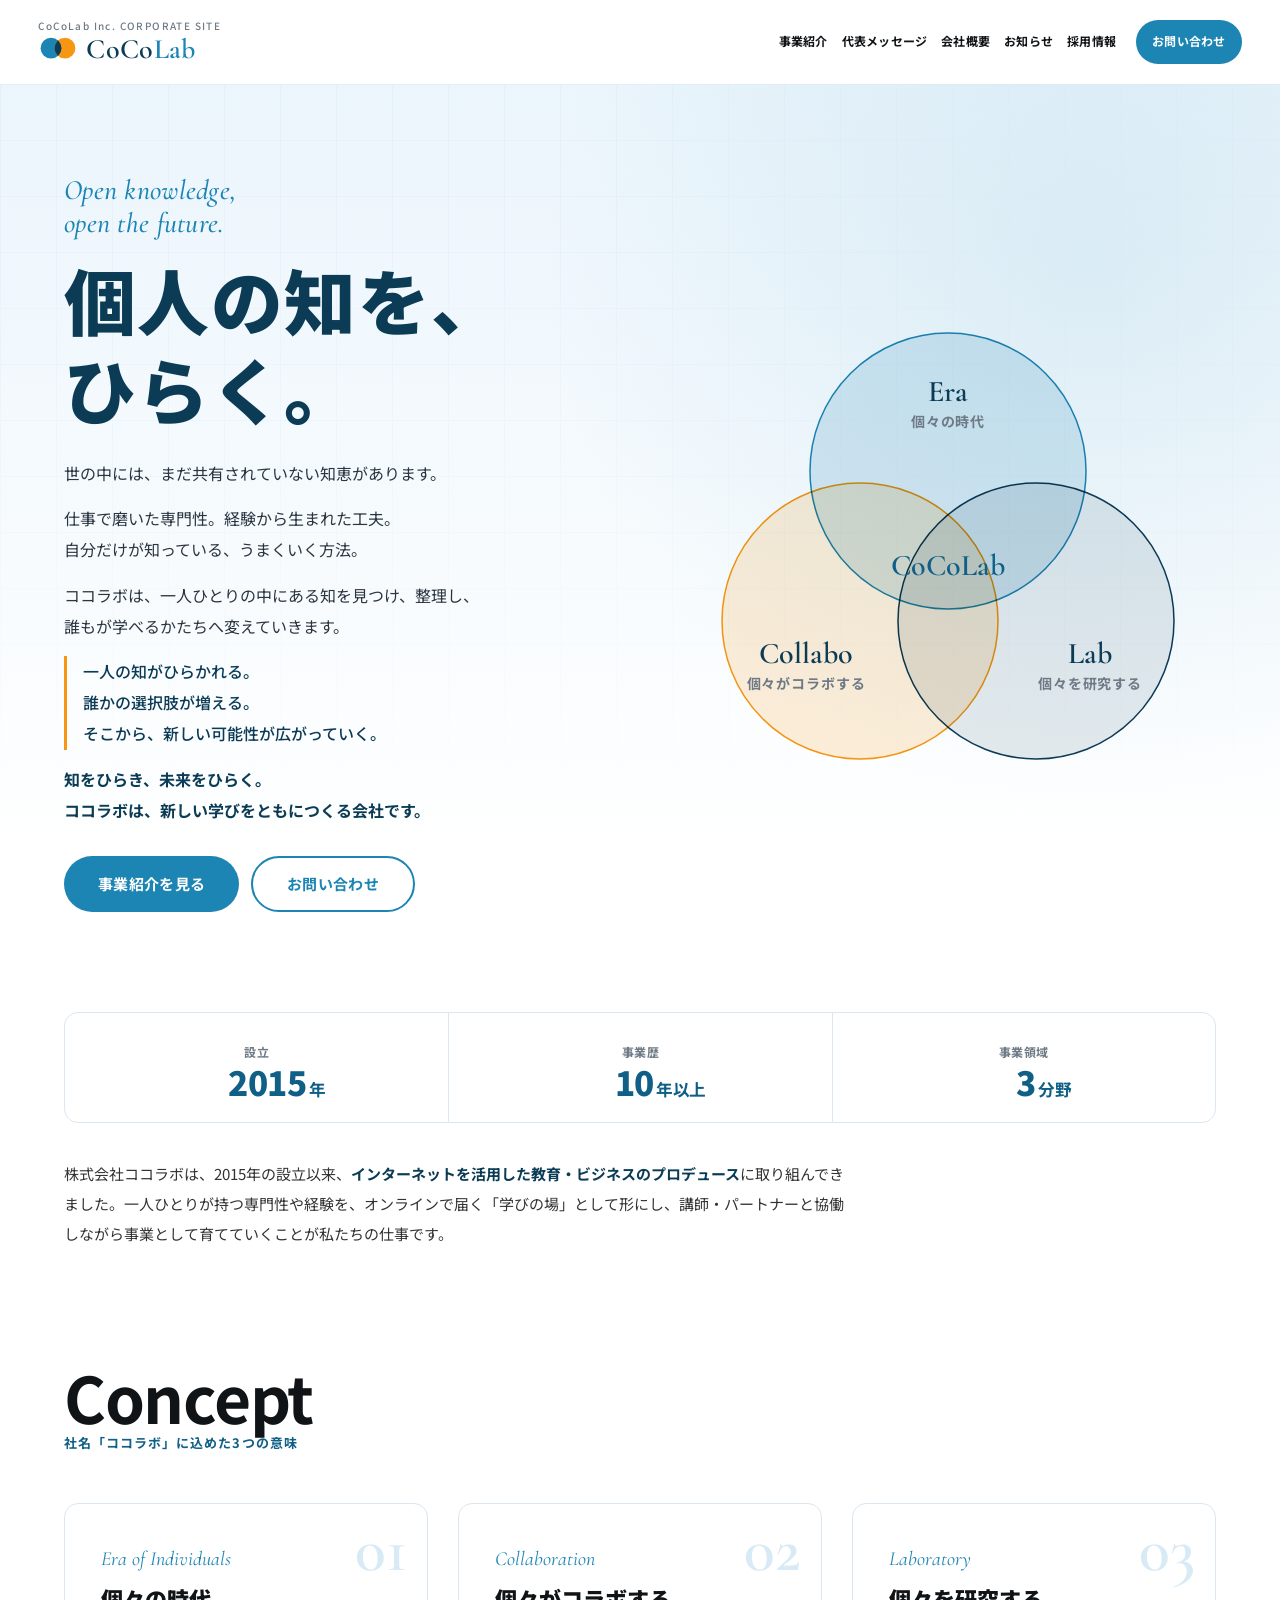
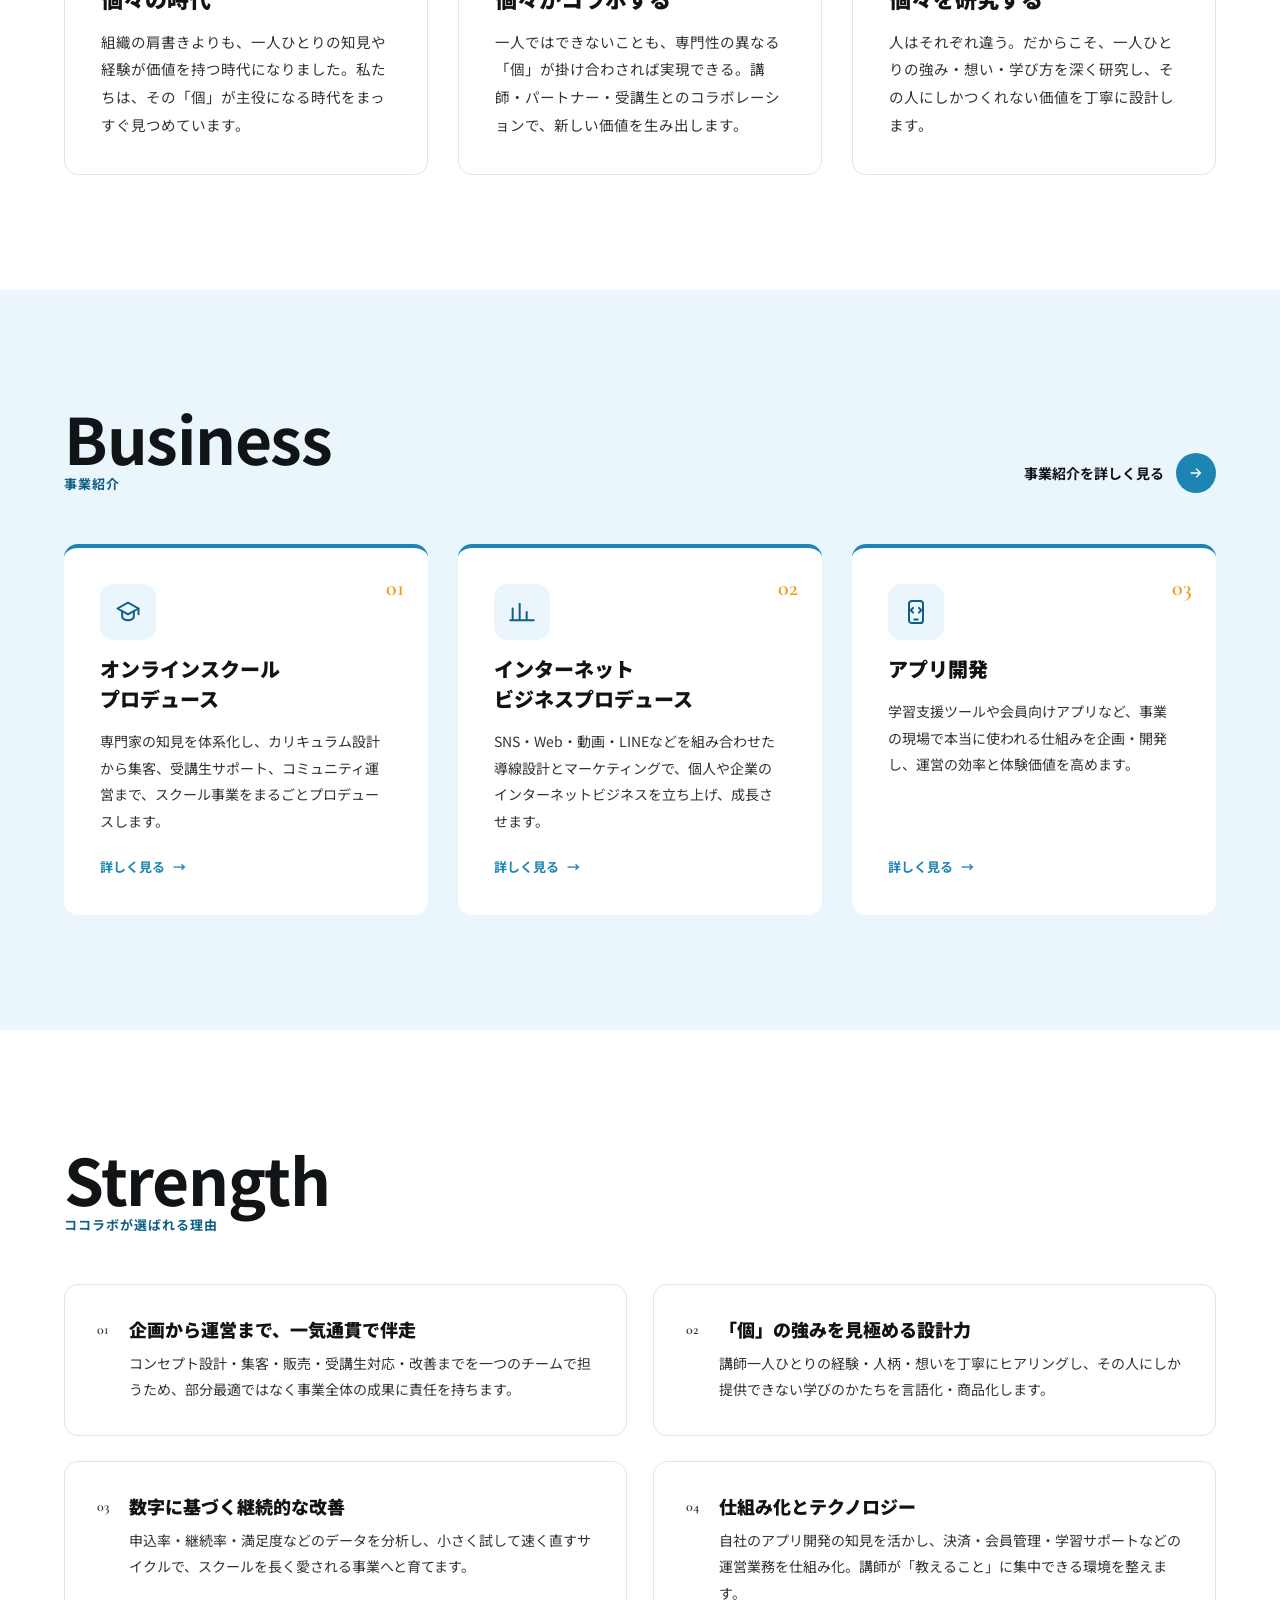
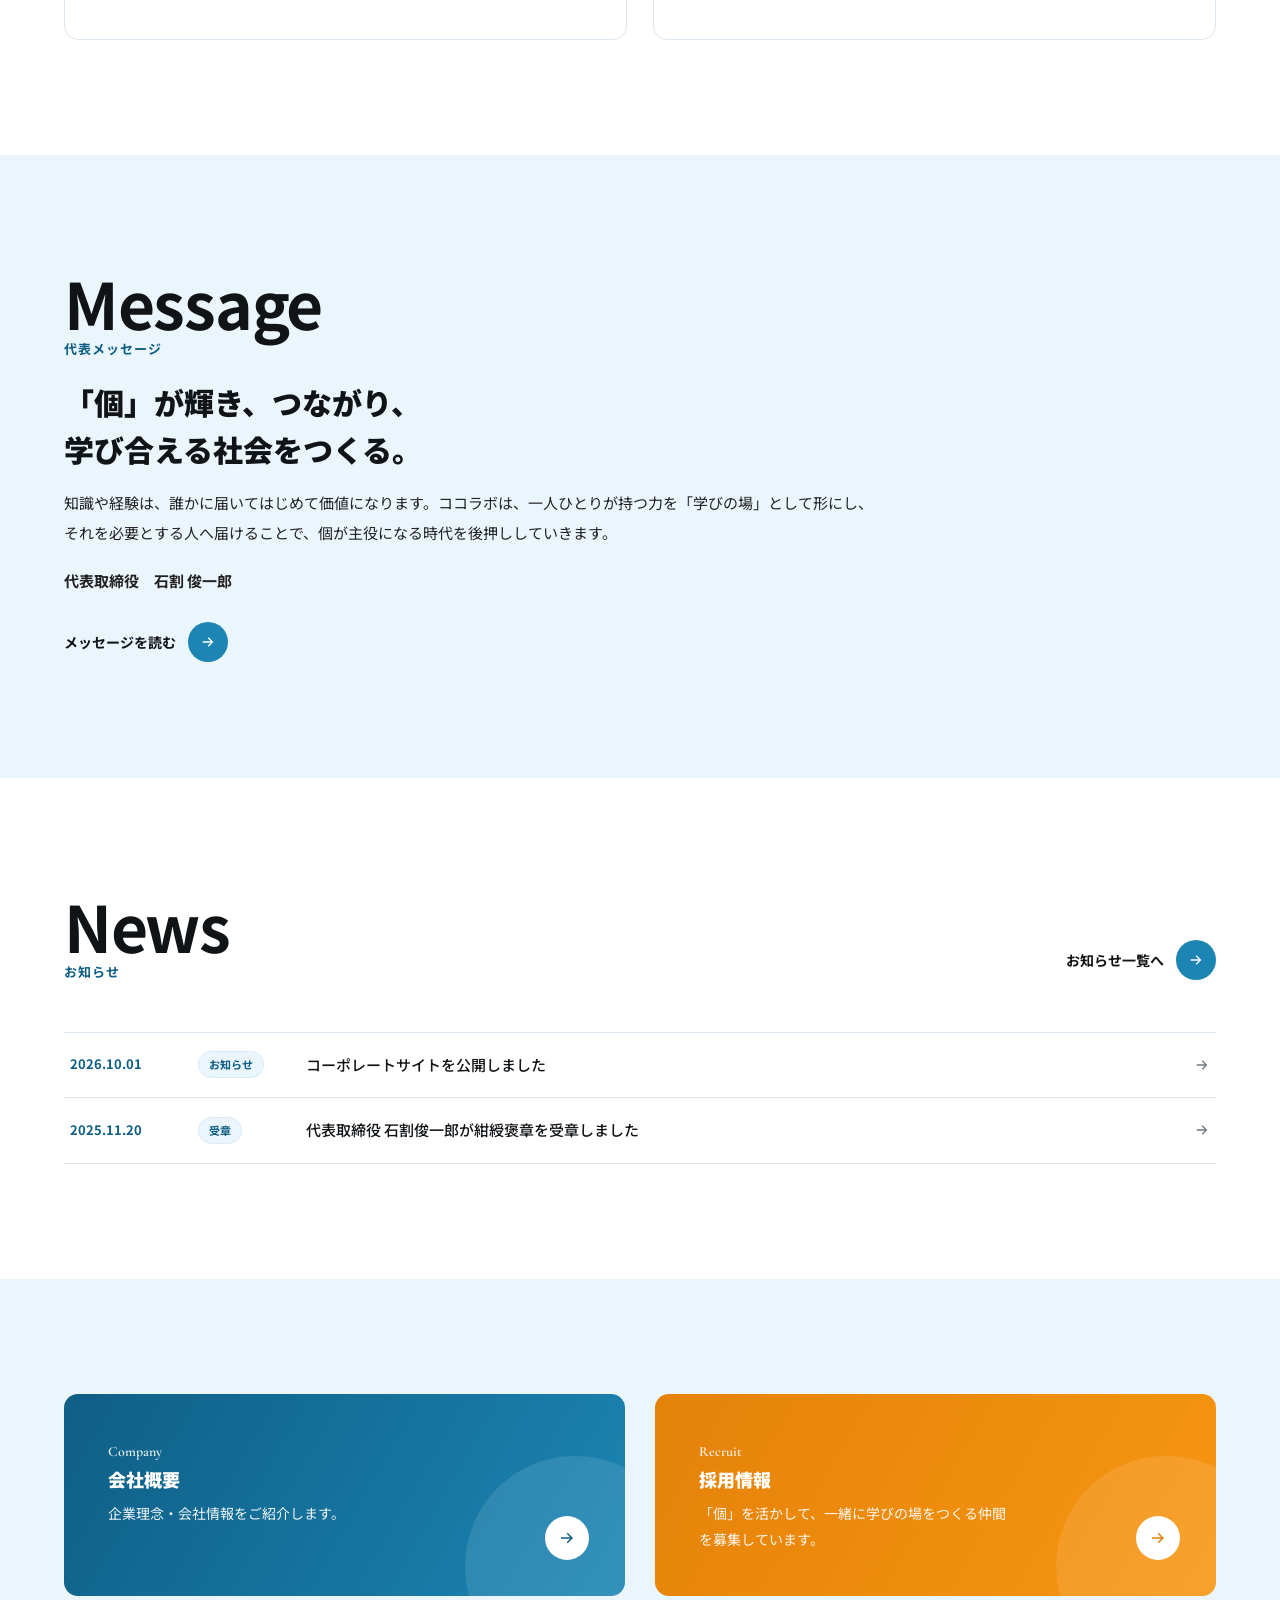
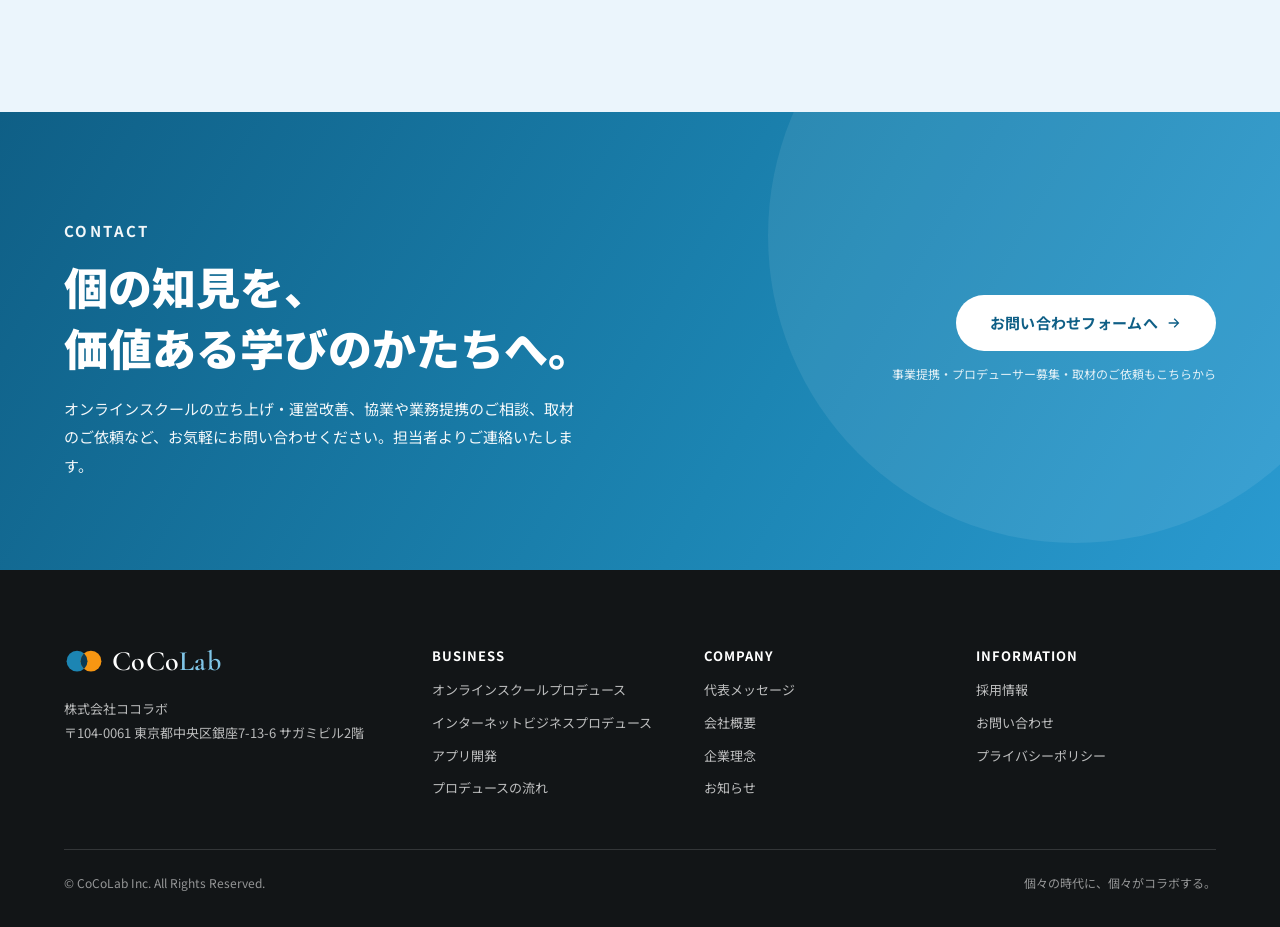
<file: index.html>
<!DOCTYPE html>
<html lang="ja">
<head>
<meta charset="utf-8">
<meta name="viewport" content="width=device-width, initial-scale=1, viewport-fit=cover">
<title>株式会社ココラボ｜オンラインスクール事業のプロデュース</title>
<meta name="description" content="株式会社ココラボは、オンラインスクール事業のプロデュースを行う会社です。専門家が持つ知見と経験を価値ある「学び」のかたちに設計し、企画・集客・運営・改善まで一気通貫で伴走します。インターネットビジネスプロデュース、アプリ開発も手がけています。">
<meta property="og:type" content="website">
<meta property="og:site_name" content="株式会社ココラボ">
<meta property="og:title" content="株式会社ココラボ｜オンラインスクール事業のプロデュース">
<meta property="og:description" content="株式会社ココラボは、オンラインスクール事業のプロデュースを行う会社です。専門家が持つ知見と経験を価値ある「学び」のかたちに設計し、企画・集客・運営・改善まで一気通貫で伴走します。インターネットビジネスプロデュース、アプリ開発も手がけています。">
<meta property="og:locale" content="ja_JP">
<meta name="twitter:card" content="summary_large_image">
<link rel="canonical" href="https://cocolo-labo.co.jp/">
<meta property="og:url" content="https://cocolo-labo.co.jp/">
<meta property="og:image" content="https://cocolo-labo.co.jp/og-image.jpg">
<script type="application/ld+json">{"@context": "https://schema.org", "@graph": [{"@type": "Organization", "name": "株式会社ココラボ", "alternateName": "CoCoLab Inc.", "foundingDate": "2015-07-07", "address": {"@type": "PostalAddress", "postalCode": "104-0061", "addressRegion": "東京都", "addressLocality": "中央区", "streetAddress": "銀座7-13-6 サガミビル2階", "addressCountry": "JP"}, "description": "オンラインスクール事業のプロデュース、インターネットビジネスプロデュース、アプリ開発を行う会社。", "founder": {"@type": "Person", "name": "石割俊一郎", "jobTitle": "代表取締役"}, "url": "https://cocolo-labo.co.jp/"}]}</script>
<link rel="icon" href="favicon.svg" type="image/svg+xml">
<link rel="preconnect" href="https://fonts.googleapis.com">
<link rel="preconnect" href="https://fonts.gstatic.com" crossorigin>
<link rel="stylesheet" href="https://fonts.googleapis.com/css2?family=Noto+Sans+JP:wght@400;500;700;900&family=Cormorant+Garamond:ital,wght@0,500;0,600;1,500&display=swap">
<link rel="stylesheet" href="style.css">
</head>
<body>
<a class="skip" href="#main">本文へスキップ</a>
<header class="header">
  <div class="header__inner">
    <a class="header__logo" href="./" aria-label="株式会社ココラボ トップへ">
      <small>CoCoLab Inc. CORPORATE SITE</small>
      <span class="logo"><svg class="logo__mark" viewBox="0 0 46 28" aria-hidden="true"><defs><clipPath id="lg-hd"><circle cx="15" cy="14" r="12"/></clipPath></defs><circle cx="15" cy="14" r="12" fill="#1C85B3"/><circle cx="31" cy="14" r="12" fill="#F79612"/><circle cx="31" cy="14" r="12" fill="#0B3B55" clip-path="url(#lg-hd)"/></svg><span class="logo__word">CoCo<b>Lab</b></span></span>
    </a>
    <nav class="nav" aria-label="グローバルナビゲーション">
      <a href="business.html">事業紹介</a>
      <a href="message.html">代表メッセージ</a>
      <a href="about.html">会社概要</a>
      <a href="news.html">お知らせ</a>
      <a href="recruit.html">採用情報</a>
    </nav>
    <div class="header__cta">
      <a class="btn" href="contact.html">お問い合わせ</a>
    </div>
    <button class="menu-btn" aria-expanded="false" aria-controls="drawer" aria-label="メニュー"><span></span><span></span><span></span></button>
  </div>
</header>
<div class="drawer" id="drawer">
  <a class="link" href="./">トップ</a>
  <a class="link" href="business.html">事業紹介</a>
  <a class="link" href="message.html">代表メッセージ</a>
  <a class="link" href="about.html">会社概要</a>
  <a class="link" href="news.html">お知らせ</a>
  <a class="link" href="recruit.html">採用情報</a>
  <a class="link" href="privacy.html">プライバシーポリシー</a>
  <div class="drawer__cta">
    <a class="btn" href="contact.html">お問い合わせ</a>
  </div>
</div>

<main id="main">
<section class="hero hero--co" aria-label="メインビジュアル">
  <div class="container hero__grid">
    <div class="hero__copy">
      <p class="hero__en">Open knowledge,<br>open the future.</p>
      <h1 class="hero__title">個人の知を、<br>ひらく。</h1>
      <div class="hero__body">
        <p>世の中には、まだ共有されていない知恵があります。</p>
        <p>仕事で磨いた専門性。経験から生まれた工夫。<br class="pc-only">自分だけが知っている、うまくいく方法。</p>
        <p>ココラボは、一人ひとりの中にある知を見つけ、整理し、<br class="pc-only">誰もが学べるかたちへ変えていきます。</p>
        <p class="hero__lines">一人の知がひらかれる。<br>誰かの選択肢が増える。<br>そこから、新しい可能性が広がっていく。</p>
        <p class="hero__close">知をひらき、未来をひらく。<br>ココラボは、新しい学びをともにつくる会社です。</p>
      </div>
      <div class="hero__actions">
        <a class="btn btn--lg" href="business.html">事業紹介を見る</a>
        <a class="btn btn--ghost btn--lg" href="contact.html">お問い合わせ</a>
      </div>
    </div>
    <div class="hero__visual">
<svg class="venn" viewBox="0 0 520 480" role="img" aria-labelledby="venn-t">
  <title id="venn-t">ココラボの3つの意味：個々の時代、個々がコラボする、個々を研究する</title>
  <circle class="venn__c venn__c--1" cx="260" cy="168" r="138"/>
  <circle class="venn__c venn__c--2" cx="172" cy="318" r="138"/>
  <circle class="venn__c venn__c--3" cx="348" cy="318" r="138"/>
  <g class="venn__t">
    <text x="260" y="98" class="en">Era</text><text x="260" y="124" class="ja">個々の時代</text>
    <text x="118" y="360" class="en">Collabo</text><text x="118" y="386" class="ja">個々がコラボする</text>
    <text x="402" y="360" class="en">Lab</text><text x="402" y="386" class="ja">個々を研究する</text>
    <text x="260" y="272" class="core">CoCoLab</text>
  </g>
</svg>
    </div>
  </div>
</section>

<section class="stats-wrap" aria-label="会社データ">
  <div class="container">
    <dl class="stats stats--3">
      <div class="stat"><dt class="stat__label">設立</dt><dd class="stat__num">2015<small>年</small></dd></div>
      <div class="stat"><dt class="stat__label">事業歴</dt><dd class="stat__num">10<small>年以上</small></dd></div>
      <div class="stat"><dt class="stat__label">事業領域</dt><dd class="stat__num">3<small>分野</small></dd></div>
    </dl>
    <p class="intro">株式会社ココラボは、2015年の設立以来、<strong>インターネットを活用した教育・ビジネスのプロデュース</strong>に取り組んできました。一人ひとりが持つ専門性や経験を、オンラインで届く「学びの場」として形にし、講師・パートナーと協働しながら事業として育てていくことが私たちの仕事です。</p>
  </div>
</section>

<section class="section" id="concept">
  <div class="container">
    <div class="sec-head reveal">
      <div class="sec-head__title"><h2><span class="en">Concept</span><span class="ja">社名「ココラボ」に込めた3つの意味</span></h2></div>
    </div>
    <div class="grid-3 reveal">
      <article class="meaning"><span class="meaning__no">01</span><p class="meaning__en">Era of Individuals</p><h3>個々の時代</h3><p>組織の肩書きよりも、一人ひとりの知見や経験が価値を持つ時代になりました。私たちは、その「個」が主役になる時代をまっすぐ見つめています。</p></article>
      <article class="meaning"><span class="meaning__no">02</span><p class="meaning__en">Collaboration</p><h3>個々がコラボする</h3><p>一人ではできないことも、専門性の異なる「個」が掛け合わされば実現できる。講師・パートナー・受講生とのコラボレーションで、新しい価値を生み出します。</p></article>
      <article class="meaning"><span class="meaning__no">03</span><p class="meaning__en">Laboratory</p><h3>個々を研究する</h3><p>人はそれぞれ違う。だからこそ、一人ひとりの強み・想い・学び方を深く研究し、その人にしかつくれない価値を丁寧に設計します。</p></article>
    </div>
  </div>
</section>

<section class="section section--sky" id="business">
  <div class="container">
    <div class="sec-head reveal">
      <div class="sec-head__title"><h2><span class="en">Business</span><span class="ja">事業紹介</span></h2></div>
      <a class="more" href="business.html">事業紹介を詳しく見る<span class="arrow"><svg viewBox="0 0 24 24"><path d="M4 11h12.2l-4.6-4.6L13 5l7 7-7 7-1.4-1.4 4.6-4.6H4z"/></svg></span></a>
    </div>
    <div class="grid-3 reveal">
      <a class="biz" href="business.html#school"><span class="biz__no">01</span><div class="biz__icon"><svg viewBox="0 0 24 24"><path d="M3 9l9-5 9 5-9 5z"/><path d="M7 11.5V16c0 1.5 2.2 3 5 3s5-1.5 5-3v-4.5"/><path d="M21 9v5"/></svg></div><h3>オンラインスクール<br>プロデュース</h3><p>専門家の知見を体系化し、カリキュラム設計から集客、受講生サポート、コミュニティ運営まで、スクール事業をまるごとプロデュースします。</p><span class="biz__more">詳しく見る</span></a>
      <a class="biz" href="business.html#produce"><span class="biz__no">02</span><div class="biz__icon"><svg viewBox="0 0 24 24"><path d="M4 19V9M10 19V5M16 19v-7M22 19H2"/></svg></div><h3>インターネット<br>ビジネスプロデュース</h3><p>SNS・Web・動画・LINEなどを組み合わせた導線設計とマーケティングで、個人や企業のインターネットビジネスを立ち上げ、成長させます。</p><span class="biz__more">詳しく見る</span></a>
      <a class="biz" href="business.html#app"><span class="biz__no">03</span><div class="biz__icon"><svg viewBox="0 0 24 24"><rect x="6" y="2.5" width="12" height="19" rx="2.5"/><path d="M10.5 18.5h3"/><path d="M9.5 8.5l-2 2 2 2M14.5 8.5l2 2-2 2"/></svg></div><h3>アプリ開発</h3><p>学習支援ツールや会員向けアプリなど、事業の現場で本当に使われる仕組みを企画・開発し、運営の効率と体験価値を高めます。</p><span class="biz__more">詳しく見る</span></a>
    </div>
  </div>
</section>

<section class="section" id="strength">
  <div class="container">
    <div class="sec-head reveal">
      <div class="sec-head__title"><h2><span class="en">Strength</span><span class="ja">ココラボが選ばれる理由</span></h2></div>
    </div>
    <div class="strengths reveal">
      <div class="strength"><p class="strength__num">01</p><div><h3>企画から運営まで、一気通貫で伴走</h3><p>コンセプト設計・集客・販売・受講生対応・改善までを一つのチームで担うため、部分最適ではなく事業全体の成果に責任を持ちます。</p></div></div>
      <div class="strength"><p class="strength__num">02</p><div><h3>「個」の強みを見極める設計力</h3><p>講師一人ひとりの経験・人柄・想いを丁寧にヒアリングし、その人にしか提供できない学びのかたちを言語化・商品化します。</p></div></div>
      <div class="strength"><p class="strength__num">03</p><div><h3>数字に基づく継続的な改善</h3><p>申込率・継続率・満足度などのデータを分析し、小さく試して速く直すサイクルで、スクールを長く愛される事業へと育てます。</p></div></div>
      <div class="strength"><p class="strength__num">04</p><div><h3>仕組み化とテクノロジー</h3><p>自社のアプリ開発の知見を活かし、決済・会員管理・学習サポートなどの運営業務を仕組み化。講師が「教えること」に集中できる環境を整えます。</p></div></div>
    </div>
  </div>
</section>

<section class="section section--sky" id="message">
  <div class="container">
    <div class="msg-teaser msg-teaser--text reveal">
      <div>
        <div class="sec-head__title"><h2><span class="en">Message</span><span class="ja">代表メッセージ</span></h2></div>
        <h3 class="msg-teaser__title">「個」が輝き、つながり、<br>学び合える社会をつくる。</h3>
        <p>知識や経験は、誰かに届いてはじめて価値になります。ココラボは、一人ひとりが持つ力を「学びの場」として形にし、それを必要とする人へ届けることで、個が主役になる時代を後押ししていきます。</p>
        <p class="msg-teaser__sign">代表取締役　石割 俊一郎</p>
        <a class="more" href="message.html">メッセージを読む<span class="arrow"><svg viewBox="0 0 24 24"><path d="M4 11h12.2l-4.6-4.6L13 5l7 7-7 7-1.4-1.4 4.6-4.6H4z"/></svg></span></a>
      </div>
    </div>
  </div>
</section>

<section class="section" id="news">
  <div class="container">
    <div class="sec-head reveal">
      <div class="sec-head__title"><h2><span class="en">News</span><span class="ja">お知らせ</span></h2></div>
      <a class="more" href="news.html">お知らせ一覧へ<span class="arrow"><svg viewBox="0 0 24 24"><path d="M4 11h12.2l-4.6-4.6L13 5l7 7-7 7-1.4-1.4 4.6-4.6H4z"/></svg></span></a>
    </div>
    <ul class="news-list news-list--co reveal" style="margin-top:0">
      <li><a href="news.html#n2"><time datetime="2026-10-01">2026.10.01</time><span class="cat">お知らせ</span><span class="t">コーポレートサイトを公開しました</span><svg class="go" viewBox="0 0 24 24" aria-hidden="true"><path d="M4 11h12.2l-4.6-4.6L13 5l7 7-7 7-1.4-1.4 4.6-4.6H4z"/></svg></a></li>
      <li><a href="news.html#n1"><time datetime="2025-11-20">2025.11.20</time><span class="cat">受章</span><span class="t">代表取締役 石割俊一郎が紺綬褒章を受章しました</span><svg class="go" viewBox="0 0 24 24" aria-hidden="true"><path d="M4 11h12.2l-4.6-4.6L13 5l7 7-7 7-1.4-1.4 4.6-4.6H4z"/></svg></a></li>
    </ul>
  </div>
</section>

<section class="section section--sky" id="links">
  <div class="container grid-2 reveal">
    <a class="banner" href="about.html"><p class="banner__en">Company</p><h3>会社概要</h3><p>企業理念・会社情報をご紹介します。</p><span class="arrow"><svg viewBox="0 0 24 24"><path d="M4 11h12.2l-4.6-4.6L13 5l7 7-7 7-1.4-1.4 4.6-4.6H4z"/></svg></span></a>
    <a class="banner banner--orange" href="recruit.html"><p class="banner__en">Recruit</p><h3>採用情報</h3><p>「個」を活かして、一緒に学びの場をつくる仲間を募集しています。</p><span class="arrow"><svg viewBox="0 0 24 24"><path d="M4 11h12.2l-4.6-4.6L13 5l7 7-7 7-1.4-1.4 4.6-4.6H4z"/></svg></span></a>
  </div>
</section>

</main>
<section class="cta" id="contact-cta">
  <div class="container cta__inner">
    <div>
      <p class="cta__label">CONTACT</p>
      <h2>個の知見を、<br>価値ある学びのかたちへ。</h2>
      <p>オンラインスクールの立ち上げ・運営改善、協業や業務提携のご相談、取材のご依頼など、お気軽にお問い合わせください。担当者よりご連絡いたします。</p>
    </div>
    <div class="cta__actions">
      <a class="btn btn--white btn--lg" href="contact.html">お問い合わせフォームへ<svg viewBox="0 0 24 24" fill="currentColor" aria-hidden="true"><path d="M4 11h12.2l-4.6-4.6L13 5l7 7-7 7-1.4-1.4 4.6-4.6H4z"/></svg></a>
      <small>事業提携・プロデューサー募集・取材のご依頼もこちらから</small>
    </div>
  </div>
</section>
<footer class="footer">
  <div class="container">
    <div class="footer__top">
      <div class="footer__brand">
        <span class="logo"><svg class="logo__mark" viewBox="0 0 46 28" aria-hidden="true"><defs><clipPath id="lg-ft"><circle cx="15" cy="14" r="12"/></clipPath></defs><circle cx="15" cy="14" r="12" fill="#1C85B3"/><circle cx="31" cy="14" r="12" fill="#F79612"/><circle cx="31" cy="14" r="12" fill="#0B3B55" clip-path="url(#lg-ft)"/></svg><span class="logo__word">CoCo<b>Lab</b></span></span>
        <p>株式会社ココラボ<br>〒104-0061 東京都中央区銀座7-13-6 サガミビル2階</p>
      </div>
      <div>
        <h4>BUSINESS</h4>
        <ul>
          <li><a href="business.html#school">オンラインスクールプロデュース</a></li>
          <li><a href="business.html#produce">インターネットビジネスプロデュース</a></li>
          <li><a href="business.html#app">アプリ開発</a></li>
          <li><a href="business.html#flow">プロデュースの流れ</a></li>
        </ul>
      </div>
      <div>
        <h4>COMPANY</h4>
        <ul>
          <li><a href="message.html">代表メッセージ</a></li>
          <li><a href="about.html">会社概要</a></li>
          <li><a href="about.html#philosophy">企業理念</a></li>
          <li><a href="news.html">お知らせ</a></li>
        </ul>
      </div>
      <div>
        <h4>INFORMATION</h4>
        <ul>
          <li><a href="recruit.html">採用情報</a></li>
          <li><a href="contact.html">お問い合わせ</a></li>
          <li><a href="privacy.html">プライバシーポリシー</a></li>
        </ul>
      </div>
    </div>
    <div class="footer__bottom">
      <span>© CoCoLab Inc. All Rights Reserved.</span>
      <span>個々の時代に、個々がコラボする。</span>
    </div>
  </div>
</footer>
<script src="main.js"></script>
</body>
</html>
</file>
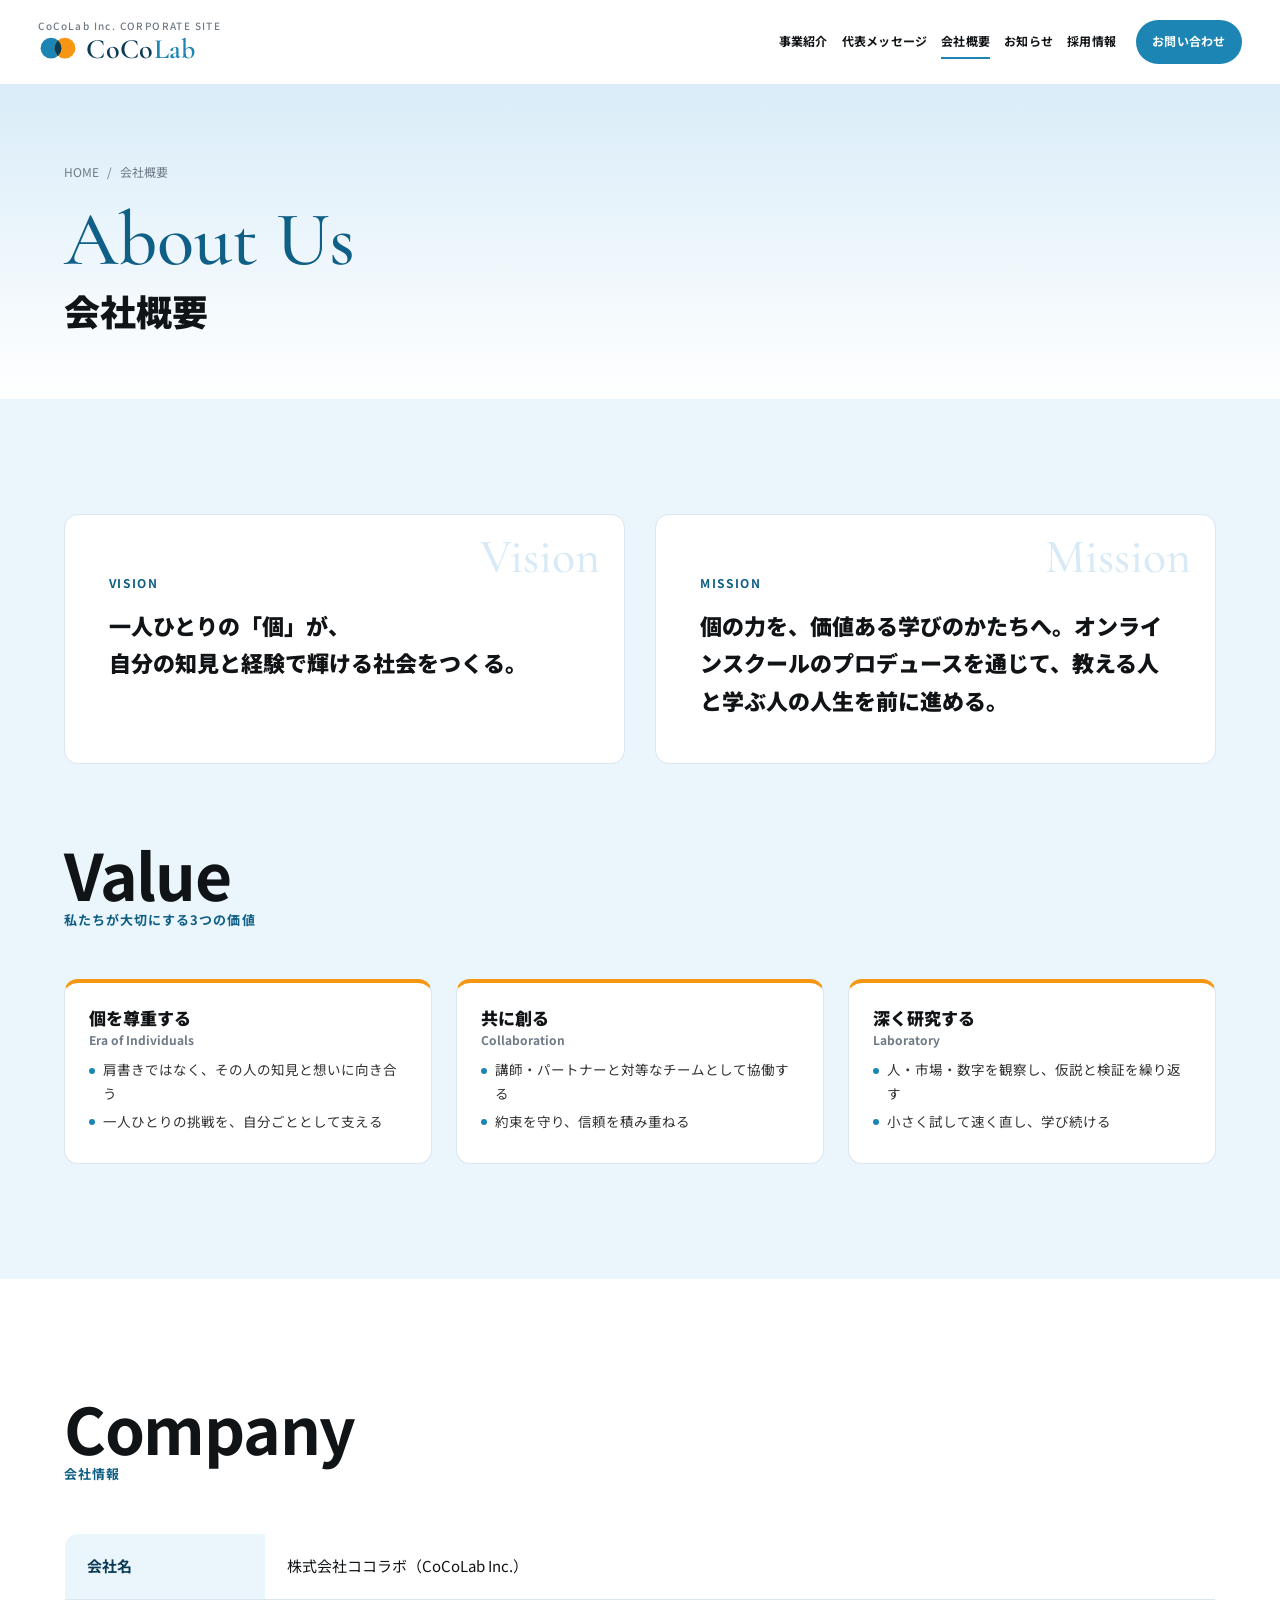
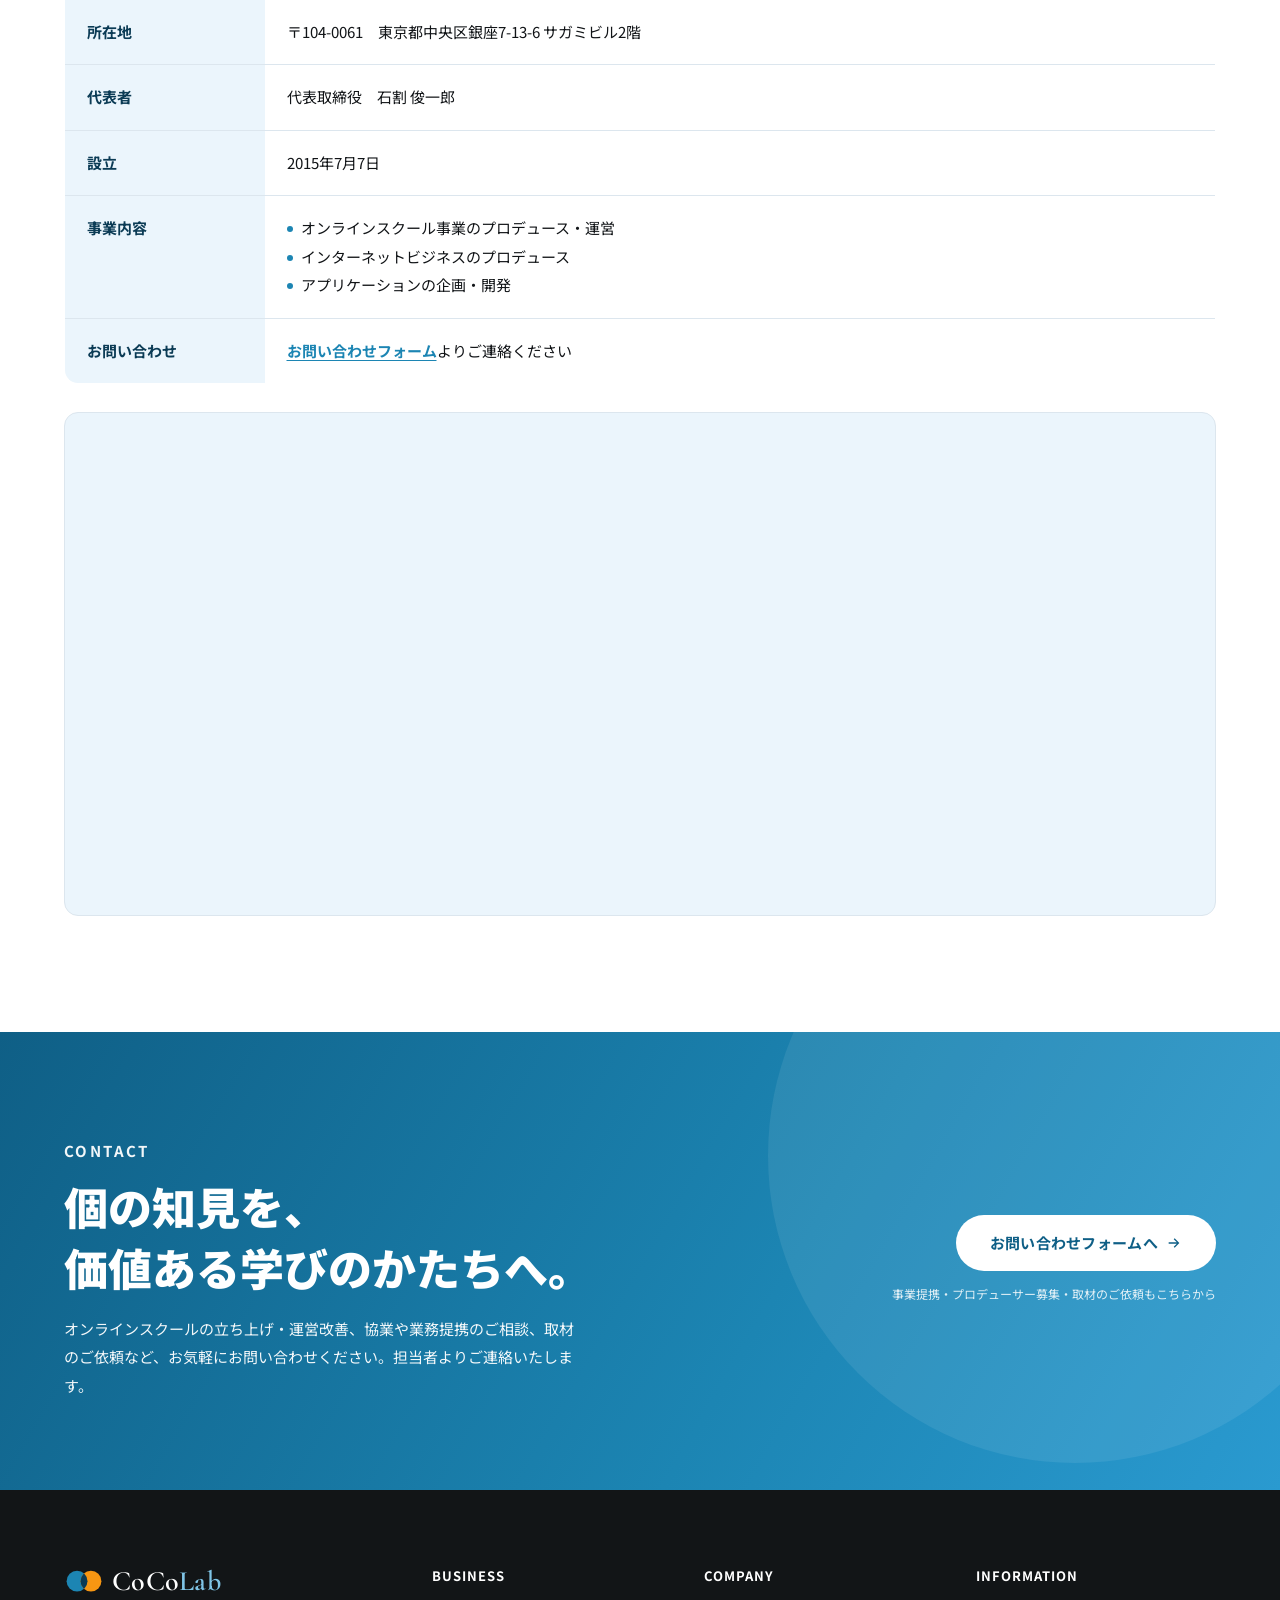
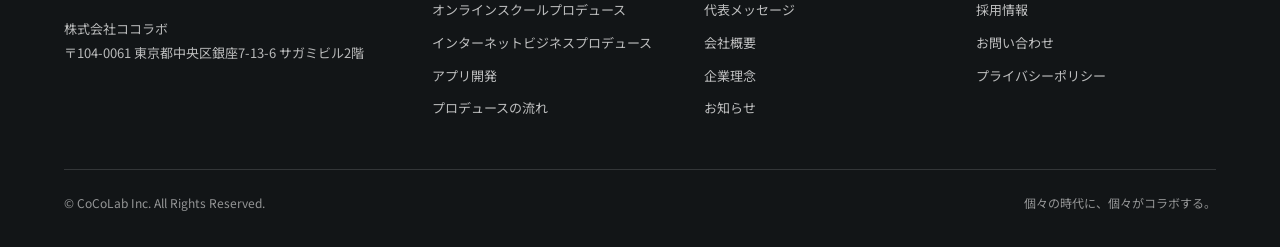
<file: about.html>
<!DOCTYPE html>
<html lang="ja">
<head>
<meta charset="utf-8">
<meta name="viewport" content="width=device-width, initial-scale=1, viewport-fit=cover">
<title>会社概要・企業理念｜株式会社ココラボ</title>
<meta name="description" content="株式会社ココラボの会社概要と企業理念。2015年設立。オンラインスクール事業のプロデュース、インターネットビジネスプロデュース、アプリ開発を行っています。">
<meta property="og:type" content="website">
<meta property="og:site_name" content="株式会社ココラボ">
<meta property="og:title" content="会社概要・企業理念｜株式会社ココラボ">
<meta property="og:description" content="株式会社ココラボの会社概要と企業理念。2015年設立。オンラインスクール事業のプロデュース、インターネットビジネスプロデュース、アプリ開発を行っています。">
<meta property="og:locale" content="ja_JP">
<meta name="twitter:card" content="summary_large_image">
<link rel="canonical" href="https://cocolo-labo.co.jp/about.html">
<meta property="og:url" content="https://cocolo-labo.co.jp/about.html">
<meta property="og:image" content="https://cocolo-labo.co.jp/og-image.jpg">
<script type="application/ld+json">{"@context": "https://schema.org", "@graph": [{"@type": "Organization", "name": "株式会社ココラボ", "alternateName": "CoCoLab Inc.", "foundingDate": "2015-07-07", "address": {"@type": "PostalAddress", "postalCode": "104-0061", "addressRegion": "東京都", "addressLocality": "中央区", "streetAddress": "銀座7-13-6 サガミビル2階", "addressCountry": "JP"}, "description": "オンラインスクール事業のプロデュース、インターネットビジネスプロデュース、アプリ開発を行う会社。", "founder": {"@type": "Person", "name": "石割俊一郎", "jobTitle": "代表取締役"}, "url": "https://cocolo-labo.co.jp/"}, {"@type": "BreadcrumbList", "itemListElement": [{"@type": "ListItem", "position": 1, "name": "HOME", "item": "https://cocolo-labo.co.jp/"}, {"@type": "ListItem", "position": 2, "name": "会社概要・企業理念", "item": "https://cocolo-labo.co.jp/about.html"}]}]}</script>
<link rel="icon" href="favicon.svg" type="image/svg+xml">
<link rel="preconnect" href="https://fonts.googleapis.com">
<link rel="preconnect" href="https://fonts.gstatic.com" crossorigin>
<link rel="stylesheet" href="https://fonts.googleapis.com/css2?family=Noto+Sans+JP:wght@400;500;700;900&family=Cormorant+Garamond:ital,wght@0,500;0,600;1,500&display=swap">
<link rel="stylesheet" href="style.css">
</head>
<body>
<a class="skip" href="#main">本文へスキップ</a>
<header class="header">
  <div class="header__inner">
    <a class="header__logo" href="./" aria-label="株式会社ココラボ トップへ">
      <small>CoCoLab Inc. CORPORATE SITE</small>
      <span class="logo"><svg class="logo__mark" viewBox="0 0 46 28" aria-hidden="true"><defs><clipPath id="lg-hd"><circle cx="15" cy="14" r="12"/></clipPath></defs><circle cx="15" cy="14" r="12" fill="#1C85B3"/><circle cx="31" cy="14" r="12" fill="#F79612"/><circle cx="31" cy="14" r="12" fill="#0B3B55" clip-path="url(#lg-hd)"/></svg><span class="logo__word">CoCo<b>Lab</b></span></span>
    </a>
    <nav class="nav" aria-label="グローバルナビゲーション">
      <a href="business.html">事業紹介</a>
      <a href="message.html">代表メッセージ</a>
      <a href="about.html">会社概要</a>
      <a href="news.html">お知らせ</a>
      <a href="recruit.html">採用情報</a>
    </nav>
    <div class="header__cta">
      <a class="btn" href="contact.html">お問い合わせ</a>
    </div>
    <button class="menu-btn" aria-expanded="false" aria-controls="drawer" aria-label="メニュー"><span></span><span></span><span></span></button>
  </div>
</header>
<div class="drawer" id="drawer">
  <a class="link" href="./">トップ</a>
  <a class="link" href="business.html">事業紹介</a>
  <a class="link" href="message.html">代表メッセージ</a>
  <a class="link" href="about.html">会社概要</a>
  <a class="link" href="news.html">お知らせ</a>
  <a class="link" href="recruit.html">採用情報</a>
  <a class="link" href="privacy.html">プライバシーポリシー</a>
  <div class="drawer__cta">
    <a class="btn" href="contact.html">お問い合わせ</a>
  </div>
</div>

<main id="main">
<section class="page-head">
  <div class="container">
    <nav class="breadcrumb" aria-label="パンくず"><a href="./">HOME</a><span>/</span><span>会社概要</span></nav>
    <p class="en">About Us</p>
    <h1>会社概要</h1>
  </div>
</section>

<section class="section section--sky" id="philosophy">
  <div class="container">
    <div class="vm reveal">
      <div class="vm__item"><span class="en" aria-hidden="true">Vision</span><p class="ja">VISION</p><p>一人ひとりの「個」が、<br>自分の知見と経験で輝ける社会をつくる。</p></div>
      <div class="vm__item"><span class="en" aria-hidden="true">Mission</span><p class="ja">MISSION</p><p>個の力を、価値ある学びのかたちへ。オンラインスクールのプロデュースを通じて、教える人と学ぶ人の人生を前に進める。</p></div>
    </div>
    <div class="sec-head reveal" style="margin-top:clamp(48px,6vw,80px)">
      <div class="sec-head__title"><h2><span class="en">Value</span><span class="ja">私たちが大切にする3つの価値</span></h2></div>
    </div>
    <div class="values reveal">
      <div class="value"><h3>個を尊重する<small>Era of Individuals</small></h3><ul><li>肩書きではなく、その人の知見と想いに向き合う</li><li>一人ひとりの挑戦を、自分ごととして支える</li></ul></div>
      <div class="value"><h3>共に創る<small>Collaboration</small></h3><ul><li>講師・パートナーと対等なチームとして協働する</li><li>約束を守り、信頼を積み重ねる</li></ul></div>
      <div class="value"><h3>深く研究する<small>Laboratory</small></h3><ul><li>人・市場・数字を観察し、仮説と検証を繰り返す</li><li>小さく試して速く直し、学び続ける</li></ul></div>
    </div>
  </div>
</section>

<section class="section" id="company">
  <div class="container">
    <div class="sec-head reveal">
      <div class="sec-head__title"><h2><span class="en">Company</span><span class="ja">会社情報</span></h2></div>
    </div>
    <table class="spec reveal">
      <tbody>
        <tr><th scope="row">会社名</th><td>株式会社ココラボ（CoCoLab Inc.）</td></tr>
        <tr><th scope="row">所在地</th><td>〒104-0061　東京都中央区銀座7-13-6 サガミビル2階</td></tr>
        <tr><th scope="row">代表者</th><td>代表取締役　石割 俊一郎</td></tr>
        <tr><th scope="row">設立</th><td>2015年7月7日</td></tr>
        <tr><th scope="row">事業内容</th><td><ul class="dots"><li>オンラインスクール事業のプロデュース・運営</li><li>インターネットビジネスのプロデュース</li><li>アプリケーションの企画・開発</li></ul></td></tr>
        <tr><th scope="row">お問い合わせ</th><td><a class="text-link" href="contact.html">お問い合わせフォーム</a>よりご連絡ください</td></tr>
      </tbody>
    </table>
    <div class="map reveal"><iframe src="https://www.google.com/maps?q=%E6%9D%B1%E4%BA%AC%E9%83%BD%E4%B8%AD%E5%A4%AE%E5%8C%BA%E9%8A%80%E5%BA%A77-13-6%20%E3%82%B5%E3%82%AC%E3%83%9F%E3%83%93%E3%83%AB&amp;output=embed&amp;hl=ja" title="株式会社ココラボ 所在地の地図" loading="lazy" referrerpolicy="no-referrer-when-downgrade"></iframe></div>
  </div>
</section>

</main>
<section class="cta" id="contact-cta">
  <div class="container cta__inner">
    <div>
      <p class="cta__label">CONTACT</p>
      <h2>個の知見を、<br>価値ある学びのかたちへ。</h2>
      <p>オンラインスクールの立ち上げ・運営改善、協業や業務提携のご相談、取材のご依頼など、お気軽にお問い合わせください。担当者よりご連絡いたします。</p>
    </div>
    <div class="cta__actions">
      <a class="btn btn--white btn--lg" href="contact.html">お問い合わせフォームへ<svg viewBox="0 0 24 24" fill="currentColor" aria-hidden="true"><path d="M4 11h12.2l-4.6-4.6L13 5l7 7-7 7-1.4-1.4 4.6-4.6H4z"/></svg></a>
      <small>事業提携・プロデューサー募集・取材のご依頼もこちらから</small>
    </div>
  </div>
</section>
<footer class="footer">
  <div class="container">
    <div class="footer__top">
      <div class="footer__brand">
        <span class="logo"><svg class="logo__mark" viewBox="0 0 46 28" aria-hidden="true"><defs><clipPath id="lg-ft"><circle cx="15" cy="14" r="12"/></clipPath></defs><circle cx="15" cy="14" r="12" fill="#1C85B3"/><circle cx="31" cy="14" r="12" fill="#F79612"/><circle cx="31" cy="14" r="12" fill="#0B3B55" clip-path="url(#lg-ft)"/></svg><span class="logo__word">CoCo<b>Lab</b></span></span>
        <p>株式会社ココラボ<br>〒104-0061 東京都中央区銀座7-13-6 サガミビル2階</p>
      </div>
      <div>
        <h4>BUSINESS</h4>
        <ul>
          <li><a href="business.html#school">オンラインスクールプロデュース</a></li>
          <li><a href="business.html#produce">インターネットビジネスプロデュース</a></li>
          <li><a href="business.html#app">アプリ開発</a></li>
          <li><a href="business.html#flow">プロデュースの流れ</a></li>
        </ul>
      </div>
      <div>
        <h4>COMPANY</h4>
        <ul>
          <li><a href="message.html">代表メッセージ</a></li>
          <li><a href="about.html">会社概要</a></li>
          <li><a href="about.html#philosophy">企業理念</a></li>
          <li><a href="news.html">お知らせ</a></li>
        </ul>
      </div>
      <div>
        <h4>INFORMATION</h4>
        <ul>
          <li><a href="recruit.html">採用情報</a></li>
          <li><a href="contact.html">お問い合わせ</a></li>
          <li><a href="privacy.html">プライバシーポリシー</a></li>
        </ul>
      </div>
    </div>
    <div class="footer__bottom">
      <span>© CoCoLab Inc. All Rights Reserved.</span>
      <span>個々の時代に、個々がコラボする。</span>
    </div>
  </div>
</footer>
<script src="main.js"></script>
</body>
</html>
</file>
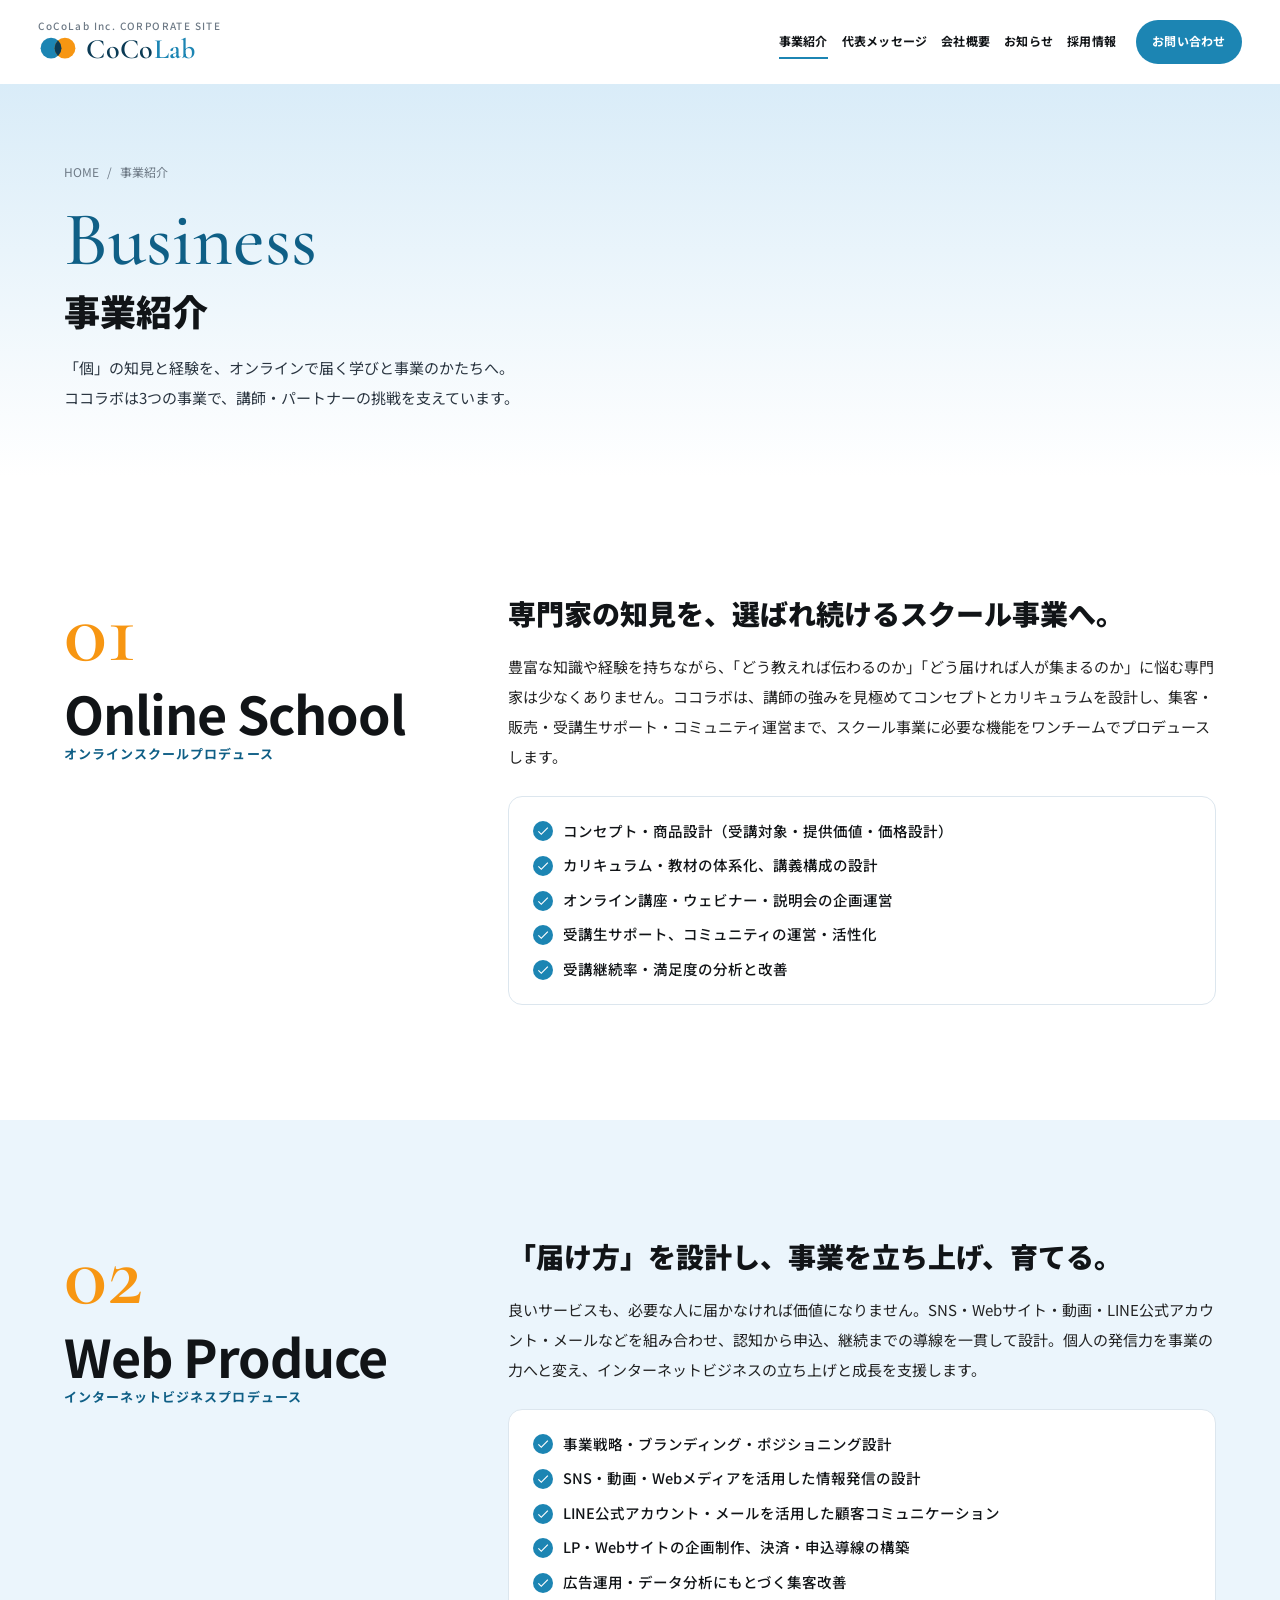
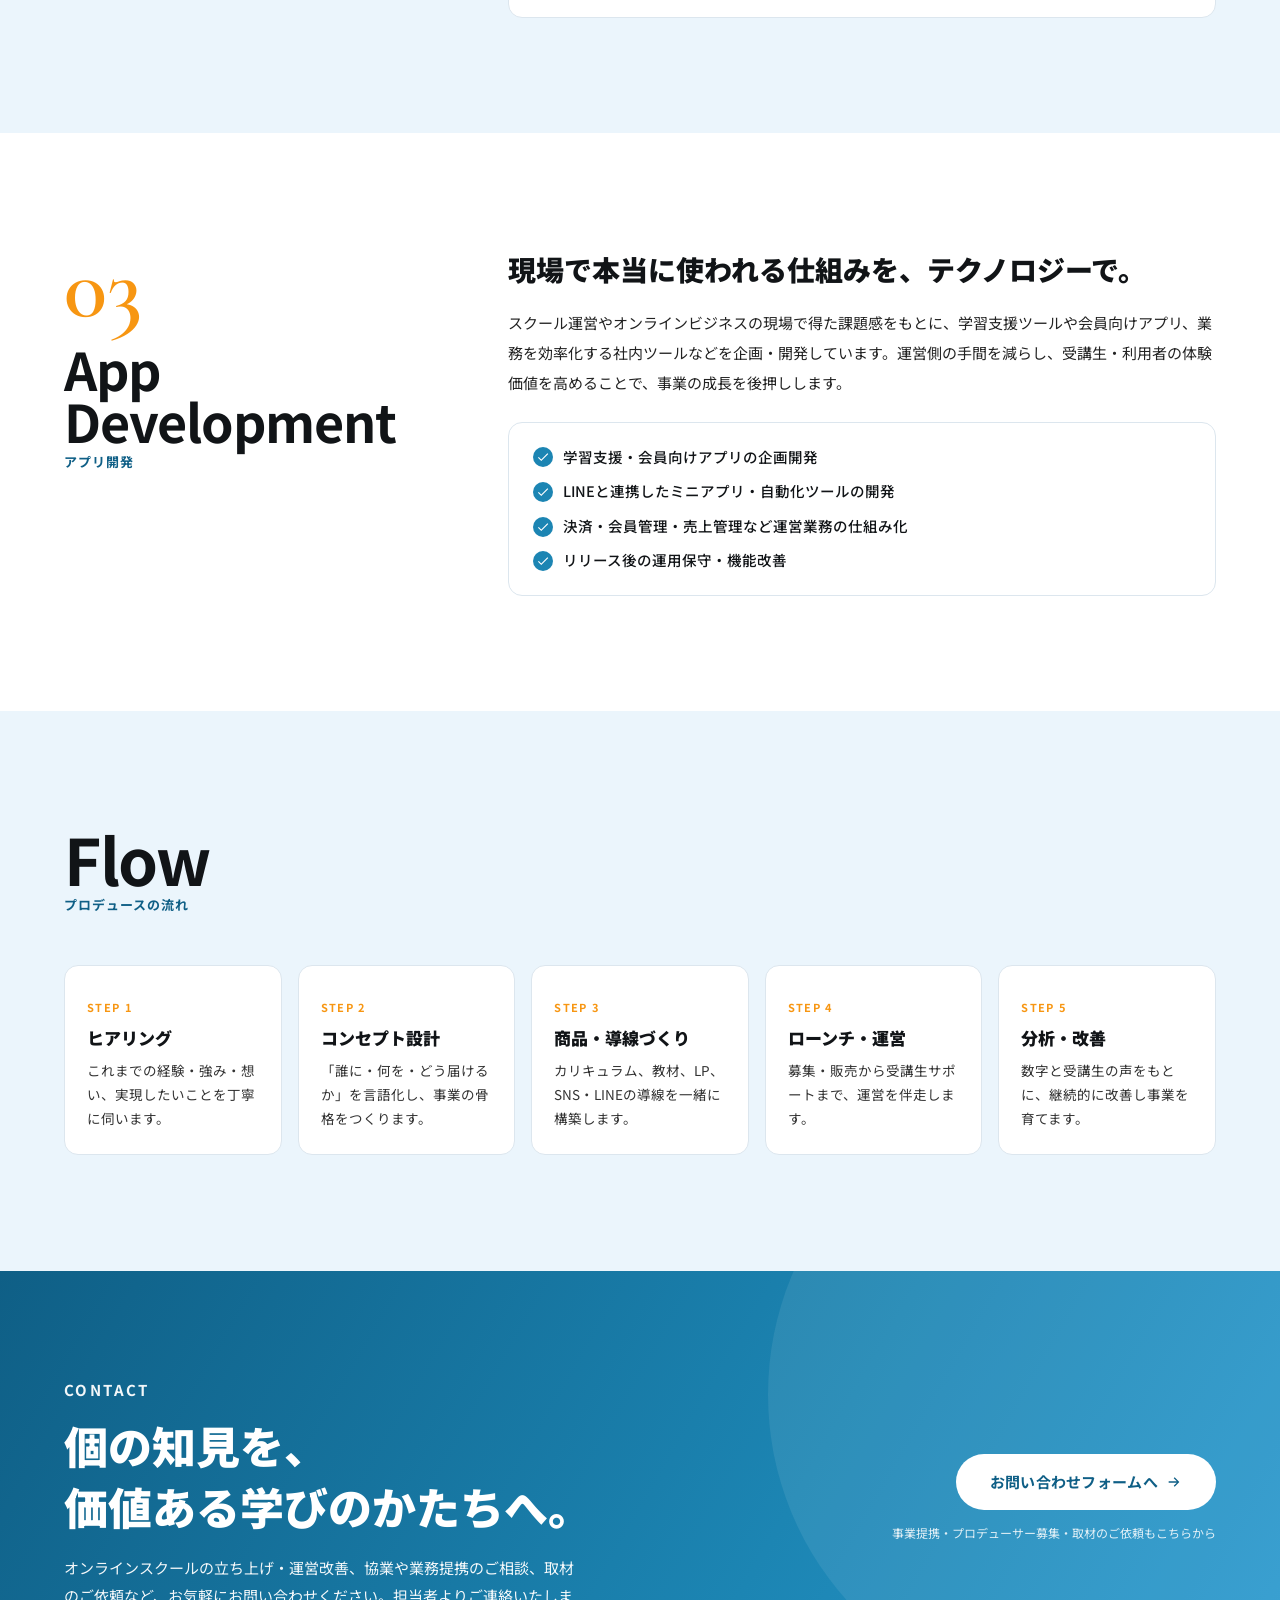
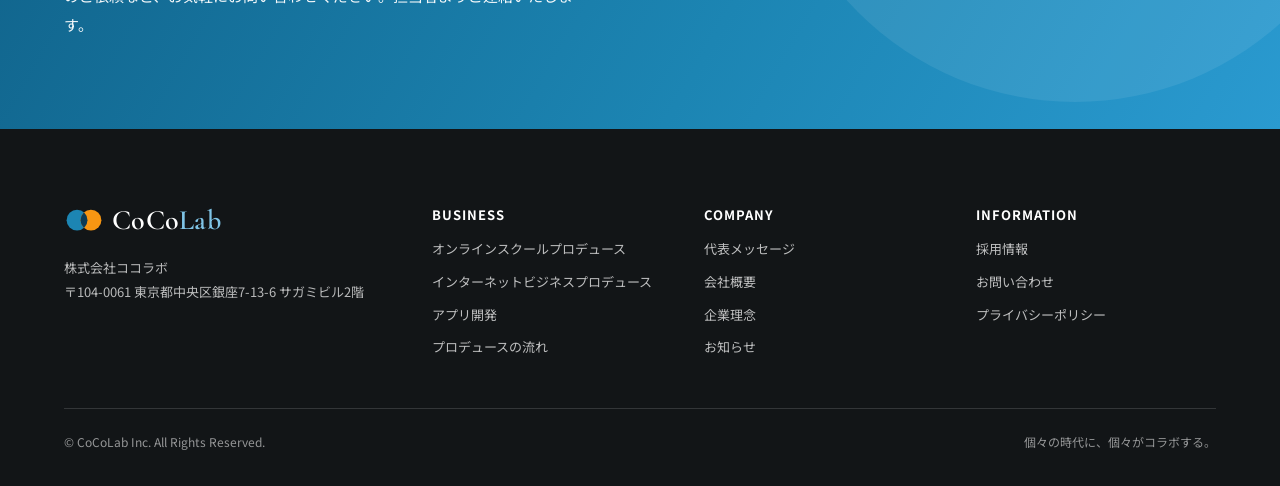
<file: business.html>
<!DOCTYPE html>
<html lang="ja">
<head>
<meta charset="utf-8">
<meta name="viewport" content="width=device-width, initial-scale=1, viewport-fit=cover">
<title>事業紹介｜株式会社ココラボ</title>
<meta name="description" content="株式会社ココラボの事業紹介。オンラインスクール事業のプロデュース、インターネットビジネスプロデュース、アプリ開発の3つの事業で、専門家の知見を価値ある学びと事業のかたちにします。">
<meta property="og:type" content="website">
<meta property="og:site_name" content="株式会社ココラボ">
<meta property="og:title" content="事業紹介｜株式会社ココラボ">
<meta property="og:description" content="株式会社ココラボの事業紹介。オンラインスクール事業のプロデュース、インターネットビジネスプロデュース、アプリ開発の3つの事業で、専門家の知見を価値ある学びと事業のかたちにします。">
<meta property="og:locale" content="ja_JP">
<meta name="twitter:card" content="summary_large_image">
<link rel="canonical" href="https://cocolo-labo.co.jp/business.html">
<meta property="og:url" content="https://cocolo-labo.co.jp/business.html">
<meta property="og:image" content="https://cocolo-labo.co.jp/og-image.jpg">
<script type="application/ld+json">{"@context": "https://schema.org", "@graph": [{"@type": "Organization", "name": "株式会社ココラボ", "alternateName": "CoCoLab Inc.", "foundingDate": "2015-07-07", "address": {"@type": "PostalAddress", "postalCode": "104-0061", "addressRegion": "東京都", "addressLocality": "中央区", "streetAddress": "銀座7-13-6 サガミビル2階", "addressCountry": "JP"}, "description": "オンラインスクール事業のプロデュース、インターネットビジネスプロデュース、アプリ開発を行う会社。", "founder": {"@type": "Person", "name": "石割俊一郎", "jobTitle": "代表取締役"}, "url": "https://cocolo-labo.co.jp/"}, {"@type": "BreadcrumbList", "itemListElement": [{"@type": "ListItem", "position": 1, "name": "HOME", "item": "https://cocolo-labo.co.jp/"}, {"@type": "ListItem", "position": 2, "name": "事業紹介", "item": "https://cocolo-labo.co.jp/business.html"}]}]}</script>
<link rel="icon" href="favicon.svg" type="image/svg+xml">
<link rel="preconnect" href="https://fonts.googleapis.com">
<link rel="preconnect" href="https://fonts.gstatic.com" crossorigin>
<link rel="stylesheet" href="https://fonts.googleapis.com/css2?family=Noto+Sans+JP:wght@400;500;700;900&family=Cormorant+Garamond:ital,wght@0,500;0,600;1,500&display=swap">
<link rel="stylesheet" href="style.css">
</head>
<body>
<a class="skip" href="#main">本文へスキップ</a>
<header class="header">
  <div class="header__inner">
    <a class="header__logo" href="./" aria-label="株式会社ココラボ トップへ">
      <small>CoCoLab Inc. CORPORATE SITE</small>
      <span class="logo"><svg class="logo__mark" viewBox="0 0 46 28" aria-hidden="true"><defs><clipPath id="lg-hd"><circle cx="15" cy="14" r="12"/></clipPath></defs><circle cx="15" cy="14" r="12" fill="#1C85B3"/><circle cx="31" cy="14" r="12" fill="#F79612"/><circle cx="31" cy="14" r="12" fill="#0B3B55" clip-path="url(#lg-hd)"/></svg><span class="logo__word">CoCo<b>Lab</b></span></span>
    </a>
    <nav class="nav" aria-label="グローバルナビゲーション">
      <a href="business.html">事業紹介</a>
      <a href="message.html">代表メッセージ</a>
      <a href="about.html">会社概要</a>
      <a href="news.html">お知らせ</a>
      <a href="recruit.html">採用情報</a>
    </nav>
    <div class="header__cta">
      <a class="btn" href="contact.html">お問い合わせ</a>
    </div>
    <button class="menu-btn" aria-expanded="false" aria-controls="drawer" aria-label="メニュー"><span></span><span></span><span></span></button>
  </div>
</header>
<div class="drawer" id="drawer">
  <a class="link" href="./">トップ</a>
  <a class="link" href="business.html">事業紹介</a>
  <a class="link" href="message.html">代表メッセージ</a>
  <a class="link" href="about.html">会社概要</a>
  <a class="link" href="news.html">お知らせ</a>
  <a class="link" href="recruit.html">採用情報</a>
  <a class="link" href="privacy.html">プライバシーポリシー</a>
  <div class="drawer__cta">
    <a class="btn" href="contact.html">お問い合わせ</a>
  </div>
</div>

<main id="main">
<section class="page-head">
  <div class="container">
    <nav class="breadcrumb" aria-label="パンくず"><a href="./">HOME</a><span>/</span><span>事業紹介</span></nav>
    <p class="en">Business</p>
    <h1>事業紹介</h1>
    <p class="page-head__lead">「個」の知見と経験を、オンラインで届く学びと事業のかたちへ。<br class="pc-only">ココラボは3つの事業で、講師・パートナーの挑戦を支えています。</p>
  </div>
</section>

<section class="section" id="school">
  <div class="container">
    <div class="biz-detail reveal">
      <div class="biz-detail__head"><span class="biz-detail__no">01</span><div class="sec-head__title"><h2><span class="en">Online School</span><span class="ja">オンラインスクールプロデュース</span></h2></div></div>
      <div class="biz-detail__body">
        <h3>専門家の知見を、選ばれ続けるスクール事業へ。</h3>
        <p>豊富な知識や経験を持ちながら、「どう教えれば伝わるのか」「どう届ければ人が集まるのか」に悩む専門家は少なくありません。ココラボは、講師の強みを見極めてコンセプトとカリキュラムを設計し、集客・販売・受講生サポート・コミュニティ運営まで、スクール事業に必要な機能をワンチームでプロデュースします。</p>
        <ul class="checks">
          <li>コンセプト・商品設計（受講対象・提供価値・価格設計）</li>
          <li>カリキュラム・教材の体系化、講義構成の設計</li>
          <li>オンライン講座・ウェビナー・説明会の企画運営</li>
          <li>受講生サポート、コミュニティの運営・活性化</li>
          <li>受講継続率・満足度の分析と改善</li>
        </ul>
      </div>
    </div>
  </div>
</section>

<section class="section section--sky" id="produce">
  <div class="container">
    <div class="biz-detail reveal">
      <div class="biz-detail__head"><span class="biz-detail__no">02</span><div class="sec-head__title"><h2><span class="en">Web Produce</span><span class="ja">インターネットビジネスプロデュース</span></h2></div></div>
      <div class="biz-detail__body">
        <h3>「届け方」を設計し、事業を立ち上げ、育てる。</h3>
        <p>良いサービスも、必要な人に届かなければ価値になりません。SNS・Webサイト・動画・LINE公式アカウント・メールなどを組み合わせ、認知から申込、継続までの導線を一貫して設計。個人の発信力を事業の力へと変え、インターネットビジネスの立ち上げと成長を支援します。</p>
        <ul class="checks">
          <li>事業戦略・ブランディング・ポジショニング設計</li>
          <li>SNS・動画・Webメディアを活用した情報発信の設計</li>
          <li>LINE公式アカウント・メールを活用した顧客コミュニケーション</li>
          <li>LP・Webサイトの企画制作、決済・申込導線の構築</li>
          <li>広告運用・データ分析にもとづく集客改善</li>
        </ul>
      </div>
    </div>
  </div>
</section>

<section class="section" id="app">
  <div class="container">
    <div class="biz-detail reveal">
      <div class="biz-detail__head"><span class="biz-detail__no">03</span><div class="sec-head__title"><h2><span class="en">App Development</span><span class="ja">アプリ開発</span></h2></div></div>
      <div class="biz-detail__body">
        <h3>現場で本当に使われる仕組みを、テクノロジーで。</h3>
        <p>スクール運営やオンラインビジネスの現場で得た課題感をもとに、学習支援ツールや会員向けアプリ、業務を効率化する社内ツールなどを企画・開発しています。運営側の手間を減らし、受講生・利用者の体験価値を高めることで、事業の成長を後押しします。</p>
        <ul class="checks">
          <li>学習支援・会員向けアプリの企画開発</li>
          <li>LINEと連携したミニアプリ・自動化ツールの開発</li>
          <li>決済・会員管理・売上管理など運営業務の仕組み化</li>
          <li>リリース後の運用保守・機能改善</li>
        </ul>
      </div>
    </div>
  </div>
</section>

<section class="section section--sky" id="flow">
  <div class="container">
    <div class="sec-head reveal">
      <div class="sec-head__title"><h2><span class="en">Flow</span><span class="ja">プロデュースの流れ</span></h2></div>
    </div>
    <ol class="flow flow--5 reveal">
      <li><h3>ヒアリング</h3><p>これまでの経験・強み・想い、実現したいことを丁寧に伺います。</p></li>
      <li><h3>コンセプト設計</h3><p>「誰に・何を・どう届けるか」を言語化し、事業の骨格をつくります。</p></li>
      <li><h3>商品・導線づくり</h3><p>カリキュラム、教材、LP、SNS・LINEの導線を一緒に構築します。</p></li>
      <li><h3>ローンチ・運営</h3><p>募集・販売から受講生サポートまで、運営を伴走します。</p></li>
      <li><h3>分析・改善</h3><p>数字と受講生の声をもとに、継続的に改善し事業を育てます。</p></li>
    </ol>
  </div>
</section>

</main>
<section class="cta" id="contact-cta">
  <div class="container cta__inner">
    <div>
      <p class="cta__label">CONTACT</p>
      <h2>個の知見を、<br>価値ある学びのかたちへ。</h2>
      <p>オンラインスクールの立ち上げ・運営改善、協業や業務提携のご相談、取材のご依頼など、お気軽にお問い合わせください。担当者よりご連絡いたします。</p>
    </div>
    <div class="cta__actions">
      <a class="btn btn--white btn--lg" href="contact.html">お問い合わせフォームへ<svg viewBox="0 0 24 24" fill="currentColor" aria-hidden="true"><path d="M4 11h12.2l-4.6-4.6L13 5l7 7-7 7-1.4-1.4 4.6-4.6H4z"/></svg></a>
      <small>事業提携・プロデューサー募集・取材のご依頼もこちらから</small>
    </div>
  </div>
</section>
<footer class="footer">
  <div class="container">
    <div class="footer__top">
      <div class="footer__brand">
        <span class="logo"><svg class="logo__mark" viewBox="0 0 46 28" aria-hidden="true"><defs><clipPath id="lg-ft"><circle cx="15" cy="14" r="12"/></clipPath></defs><circle cx="15" cy="14" r="12" fill="#1C85B3"/><circle cx="31" cy="14" r="12" fill="#F79612"/><circle cx="31" cy="14" r="12" fill="#0B3B55" clip-path="url(#lg-ft)"/></svg><span class="logo__word">CoCo<b>Lab</b></span></span>
        <p>株式会社ココラボ<br>〒104-0061 東京都中央区銀座7-13-6 サガミビル2階</p>
      </div>
      <div>
        <h4>BUSINESS</h4>
        <ul>
          <li><a href="business.html#school">オンラインスクールプロデュース</a></li>
          <li><a href="business.html#produce">インターネットビジネスプロデュース</a></li>
          <li><a href="business.html#app">アプリ開発</a></li>
          <li><a href="business.html#flow">プロデュースの流れ</a></li>
        </ul>
      </div>
      <div>
        <h4>COMPANY</h4>
        <ul>
          <li><a href="message.html">代表メッセージ</a></li>
          <li><a href="about.html">会社概要</a></li>
          <li><a href="about.html#philosophy">企業理念</a></li>
          <li><a href="news.html">お知らせ</a></li>
        </ul>
      </div>
      <div>
        <h4>INFORMATION</h4>
        <ul>
          <li><a href="recruit.html">採用情報</a></li>
          <li><a href="contact.html">お問い合わせ</a></li>
          <li><a href="privacy.html">プライバシーポリシー</a></li>
        </ul>
      </div>
    </div>
    <div class="footer__bottom">
      <span>© CoCoLab Inc. All Rights Reserved.</span>
      <span>個々の時代に、個々がコラボする。</span>
    </div>
  </div>
</footer>
<script src="main.js"></script>
</body>
</html>
</file>
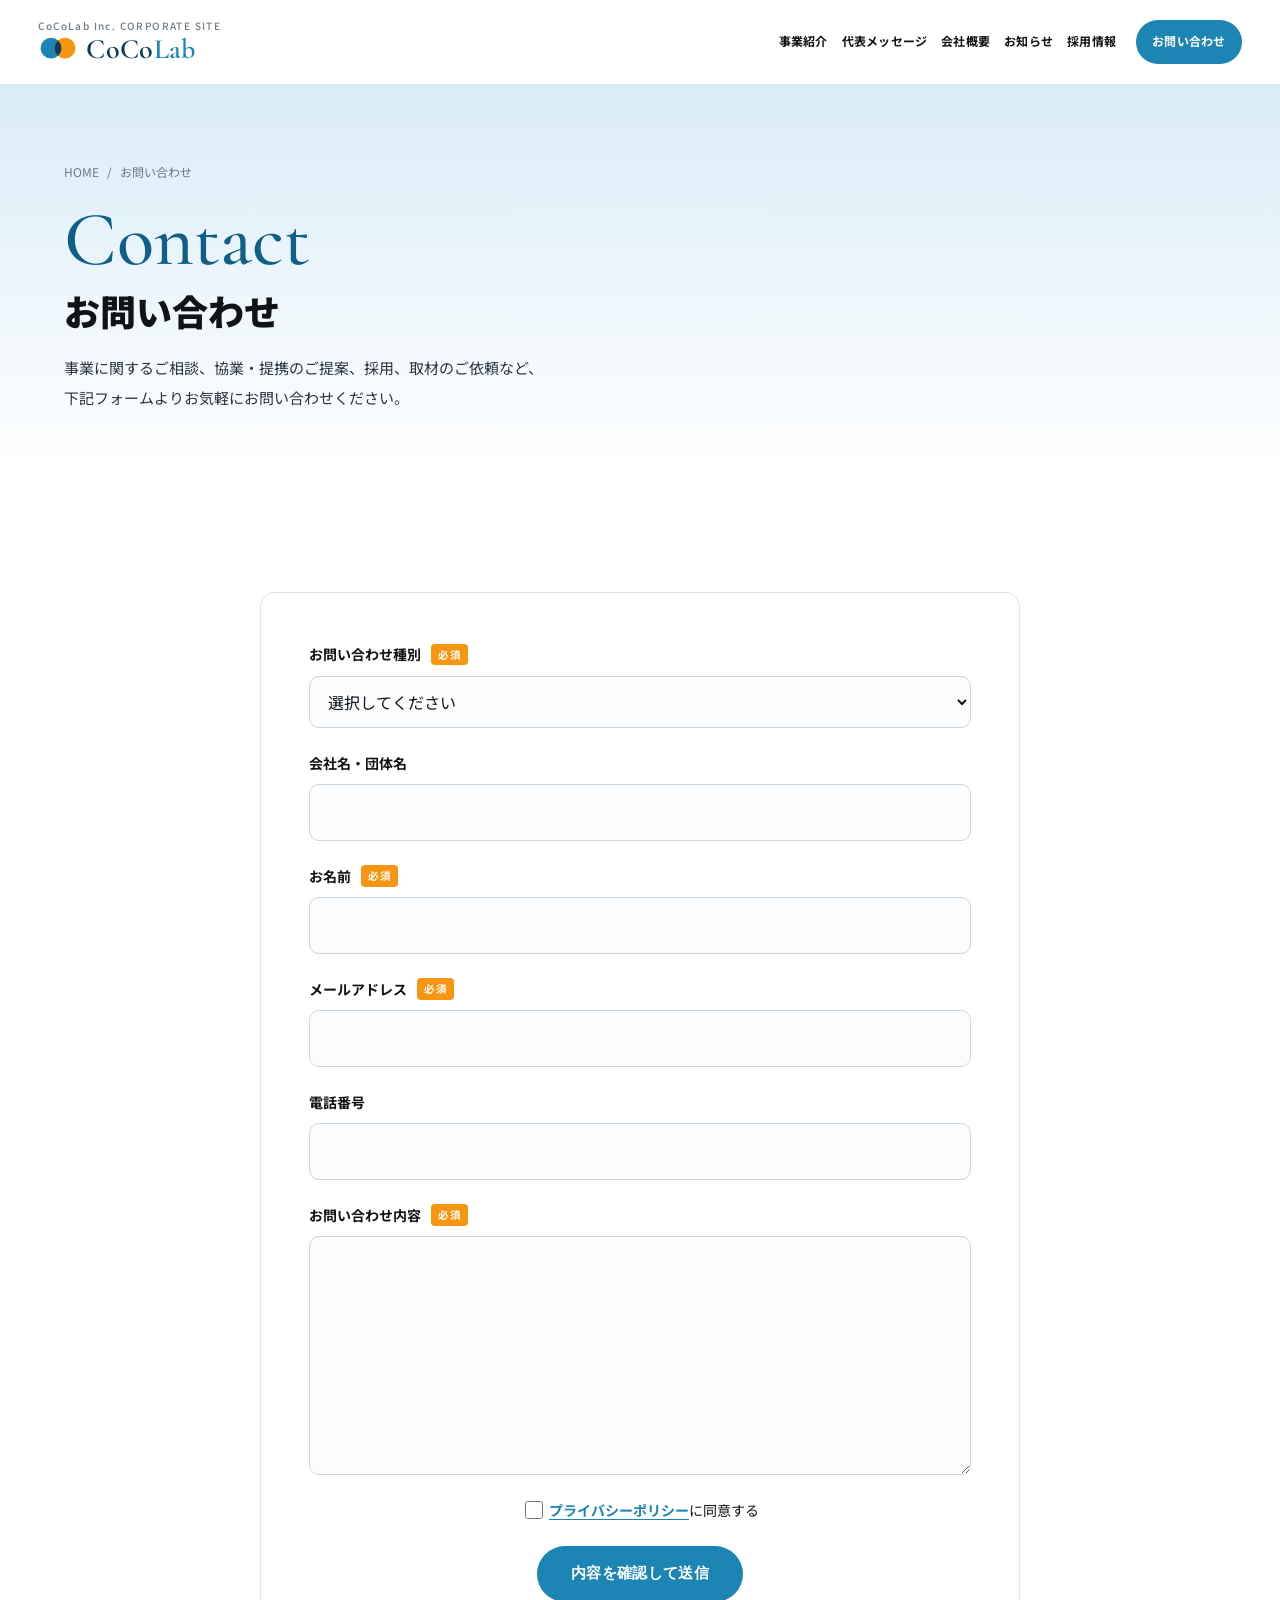
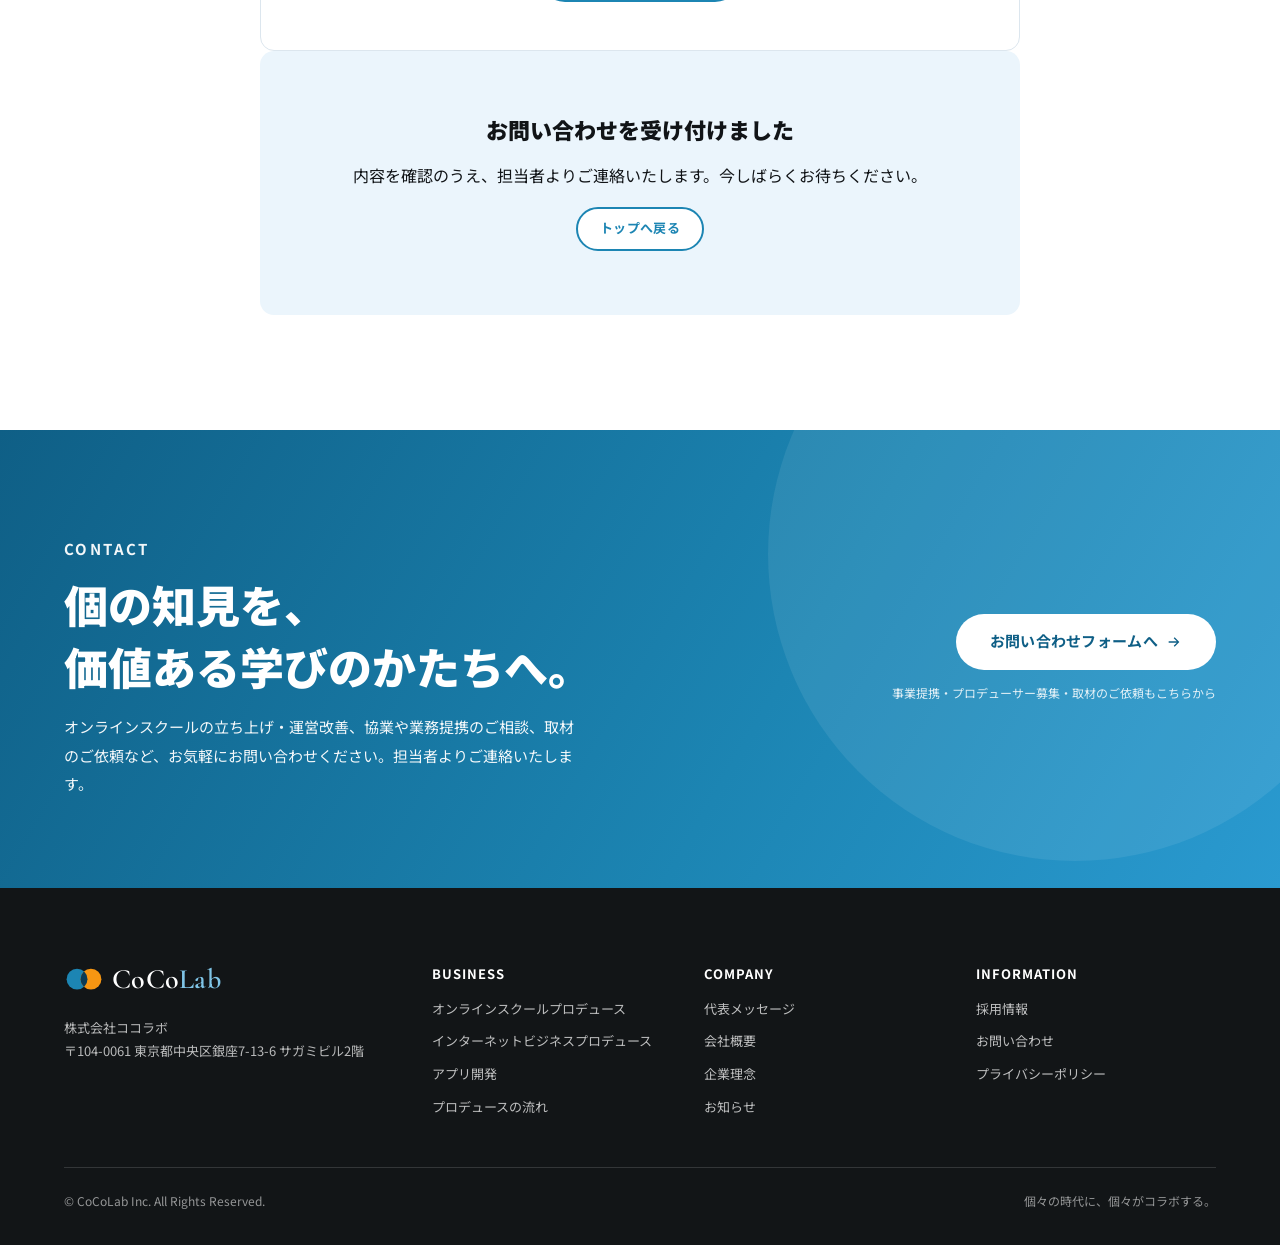
<file: contact.html>
<!DOCTYPE html>
<html lang="ja">
<head>
<meta charset="utf-8">
<meta name="viewport" content="width=device-width, initial-scale=1, viewport-fit=cover">
<title>お問い合わせ｜株式会社ココラボ</title>
<meta name="description" content="株式会社ココラボへのお問い合わせ。オンラインスクールのプロデュース、事業提携、採用、取材のご依頼などはこちらのフォームからご連絡ください。">
<meta property="og:type" content="website">
<meta property="og:site_name" content="株式会社ココラボ">
<meta property="og:title" content="お問い合わせ｜株式会社ココラボ">
<meta property="og:description" content="株式会社ココラボへのお問い合わせ。オンラインスクールのプロデュース、事業提携、採用、取材のご依頼などはこちらのフォームからご連絡ください。">
<meta property="og:locale" content="ja_JP">
<meta name="twitter:card" content="summary_large_image">
<link rel="canonical" href="https://cocolo-labo.co.jp/contact.html">
<meta property="og:url" content="https://cocolo-labo.co.jp/contact.html">
<meta property="og:image" content="https://cocolo-labo.co.jp/og-image.jpg">
<script type="application/ld+json">{"@context": "https://schema.org", "@graph": [{"@type": "Organization", "name": "株式会社ココラボ", "alternateName": "CoCoLab Inc.", "foundingDate": "2015-07-07", "address": {"@type": "PostalAddress", "postalCode": "104-0061", "addressRegion": "東京都", "addressLocality": "中央区", "streetAddress": "銀座7-13-6 サガミビル2階", "addressCountry": "JP"}, "description": "オンラインスクール事業のプロデュース、インターネットビジネスプロデュース、アプリ開発を行う会社。", "founder": {"@type": "Person", "name": "石割俊一郎", "jobTitle": "代表取締役"}, "url": "https://cocolo-labo.co.jp/"}, {"@type": "BreadcrumbList", "itemListElement": [{"@type": "ListItem", "position": 1, "name": "HOME", "item": "https://cocolo-labo.co.jp/"}, {"@type": "ListItem", "position": 2, "name": "お問い合わせ", "item": "https://cocolo-labo.co.jp/contact.html"}]}]}</script>
<link rel="icon" href="favicon.svg" type="image/svg+xml">
<link rel="preconnect" href="https://fonts.googleapis.com">
<link rel="preconnect" href="https://fonts.gstatic.com" crossorigin>
<link rel="stylesheet" href="https://fonts.googleapis.com/css2?family=Noto+Sans+JP:wght@400;500;700;900&family=Cormorant+Garamond:ital,wght@0,500;0,600;1,500&display=swap">
<link rel="stylesheet" href="style.css">
</head>
<body>
<a class="skip" href="#main">本文へスキップ</a>
<header class="header">
  <div class="header__inner">
    <a class="header__logo" href="./" aria-label="株式会社ココラボ トップへ">
      <small>CoCoLab Inc. CORPORATE SITE</small>
      <span class="logo"><svg class="logo__mark" viewBox="0 0 46 28" aria-hidden="true"><defs><clipPath id="lg-hd"><circle cx="15" cy="14" r="12"/></clipPath></defs><circle cx="15" cy="14" r="12" fill="#1C85B3"/><circle cx="31" cy="14" r="12" fill="#F79612"/><circle cx="31" cy="14" r="12" fill="#0B3B55" clip-path="url(#lg-hd)"/></svg><span class="logo__word">CoCo<b>Lab</b></span></span>
    </a>
    <nav class="nav" aria-label="グローバルナビゲーション">
      <a href="business.html">事業紹介</a>
      <a href="message.html">代表メッセージ</a>
      <a href="about.html">会社概要</a>
      <a href="news.html">お知らせ</a>
      <a href="recruit.html">採用情報</a>
    </nav>
    <div class="header__cta">
      <a class="btn" href="contact.html">お問い合わせ</a>
    </div>
    <button class="menu-btn" aria-expanded="false" aria-controls="drawer" aria-label="メニュー"><span></span><span></span><span></span></button>
  </div>
</header>
<div class="drawer" id="drawer">
  <a class="link" href="./">トップ</a>
  <a class="link" href="business.html">事業紹介</a>
  <a class="link" href="message.html">代表メッセージ</a>
  <a class="link" href="about.html">会社概要</a>
  <a class="link" href="news.html">お知らせ</a>
  <a class="link" href="recruit.html">採用情報</a>
  <a class="link" href="privacy.html">プライバシーポリシー</a>
  <div class="drawer__cta">
    <a class="btn" href="contact.html">お問い合わせ</a>
  </div>
</div>

<main id="main">
<section class="page-head">
  <div class="container">
    <nav class="breadcrumb" aria-label="パンくず"><a href="./">HOME</a><span>/</span><span>お問い合わせ</span></nav>
    <p class="en">Contact</p>
    <h1>お問い合わせ</h1>
    <p class="page-head__lead">事業に関するご相談、協業・提携のご提案、採用、取材のご依頼など、<br class="pc-only">下記フォームよりお気軽にお問い合わせください。</p>
  </div>
</section>

<section class="section">
  <div class="container">
    <form class="form reveal" id="contact-form" novalidate data-endpoint="" data-mailto="">
      <div class="form__row"><label for="f-type">お問い合わせ種別<span class="req">必須</span></label>
        <select id="f-type" name="type" required>
          <option value="">選択してください</option>
          <option value="produce">オンラインスクールのプロデュースについて</option>
          <option value="partner">協業・業務提携について</option>
          <option value="app">アプリ開発について</option>
          <option value="recruit">採用について</option>
          <option value="media">取材・メディア掲載について</option>
          <option value="other">その他</option>
        </select></div>
      <div class="form__row"><label for="f-company">会社名・団体名</label><input id="f-company" name="company" type="text" autocomplete="organization"></div>
      <div class="form__row"><label for="f-name">お名前<span class="req">必須</span></label><input id="f-name" name="name" type="text" autocomplete="name" required></div>
      <div class="form__row"><label for="f-email">メールアドレス<span class="req">必須</span></label><input id="f-email" name="email" type="email" autocomplete="email" required></div>
      <div class="form__row"><label for="f-tel">電話番号</label><input id="f-tel" name="tel" type="tel" autocomplete="tel"></div>
      <div class="form__row"><label for="f-body">お問い合わせ内容<span class="req">必須</span></label><textarea id="f-body" name="body" rows="7" required></textarea></div>
      <div class="form__agree"><label><input type="checkbox" name="agree" required> <a class="text-link" href="privacy.html" target="_blank">プライバシーポリシー</a>に同意する</label></div>
      <p class="form__error" id="form-error" role="alert" hidden></p>
      <div class="form__submit"><button class="btn btn--lg" type="submit">内容を確認して送信</button></div>
    </form>
    <div class="form-done" id="form-done" hidden>
      <h2>お問い合わせを受け付けました</h2>
      <p>内容を確認のうえ、担当者よりご連絡いたします。今しばらくお待ちください。</p>
      <a class="btn btn--ghost" href="./">トップへ戻る</a>
    </div>
  </div>
</section>

</main>
<section class="cta" id="contact-cta">
  <div class="container cta__inner">
    <div>
      <p class="cta__label">CONTACT</p>
      <h2>個の知見を、<br>価値ある学びのかたちへ。</h2>
      <p>オンラインスクールの立ち上げ・運営改善、協業や業務提携のご相談、取材のご依頼など、お気軽にお問い合わせください。担当者よりご連絡いたします。</p>
    </div>
    <div class="cta__actions">
      <a class="btn btn--white btn--lg" href="contact.html">お問い合わせフォームへ<svg viewBox="0 0 24 24" fill="currentColor" aria-hidden="true"><path d="M4 11h12.2l-4.6-4.6L13 5l7 7-7 7-1.4-1.4 4.6-4.6H4z"/></svg></a>
      <small>事業提携・プロデューサー募集・取材のご依頼もこちらから</small>
    </div>
  </div>
</section>
<footer class="footer">
  <div class="container">
    <div class="footer__top">
      <div class="footer__brand">
        <span class="logo"><svg class="logo__mark" viewBox="0 0 46 28" aria-hidden="true"><defs><clipPath id="lg-ft"><circle cx="15" cy="14" r="12"/></clipPath></defs><circle cx="15" cy="14" r="12" fill="#1C85B3"/><circle cx="31" cy="14" r="12" fill="#F79612"/><circle cx="31" cy="14" r="12" fill="#0B3B55" clip-path="url(#lg-ft)"/></svg><span class="logo__word">CoCo<b>Lab</b></span></span>
        <p>株式会社ココラボ<br>〒104-0061 東京都中央区銀座7-13-6 サガミビル2階</p>
      </div>
      <div>
        <h4>BUSINESS</h4>
        <ul>
          <li><a href="business.html#school">オンラインスクールプロデュース</a></li>
          <li><a href="business.html#produce">インターネットビジネスプロデュース</a></li>
          <li><a href="business.html#app">アプリ開発</a></li>
          <li><a href="business.html#flow">プロデュースの流れ</a></li>
        </ul>
      </div>
      <div>
        <h4>COMPANY</h4>
        <ul>
          <li><a href="message.html">代表メッセージ</a></li>
          <li><a href="about.html">会社概要</a></li>
          <li><a href="about.html#philosophy">企業理念</a></li>
          <li><a href="news.html">お知らせ</a></li>
        </ul>
      </div>
      <div>
        <h4>INFORMATION</h4>
        <ul>
          <li><a href="recruit.html">採用情報</a></li>
          <li><a href="contact.html">お問い合わせ</a></li>
          <li><a href="privacy.html">プライバシーポリシー</a></li>
        </ul>
      </div>
    </div>
    <div class="footer__bottom">
      <span>© CoCoLab Inc. All Rights Reserved.</span>
      <span>個々の時代に、個々がコラボする。</span>
    </div>
  </div>
</footer>
<script src="main.js"></script>
</body>
</html>
</file>
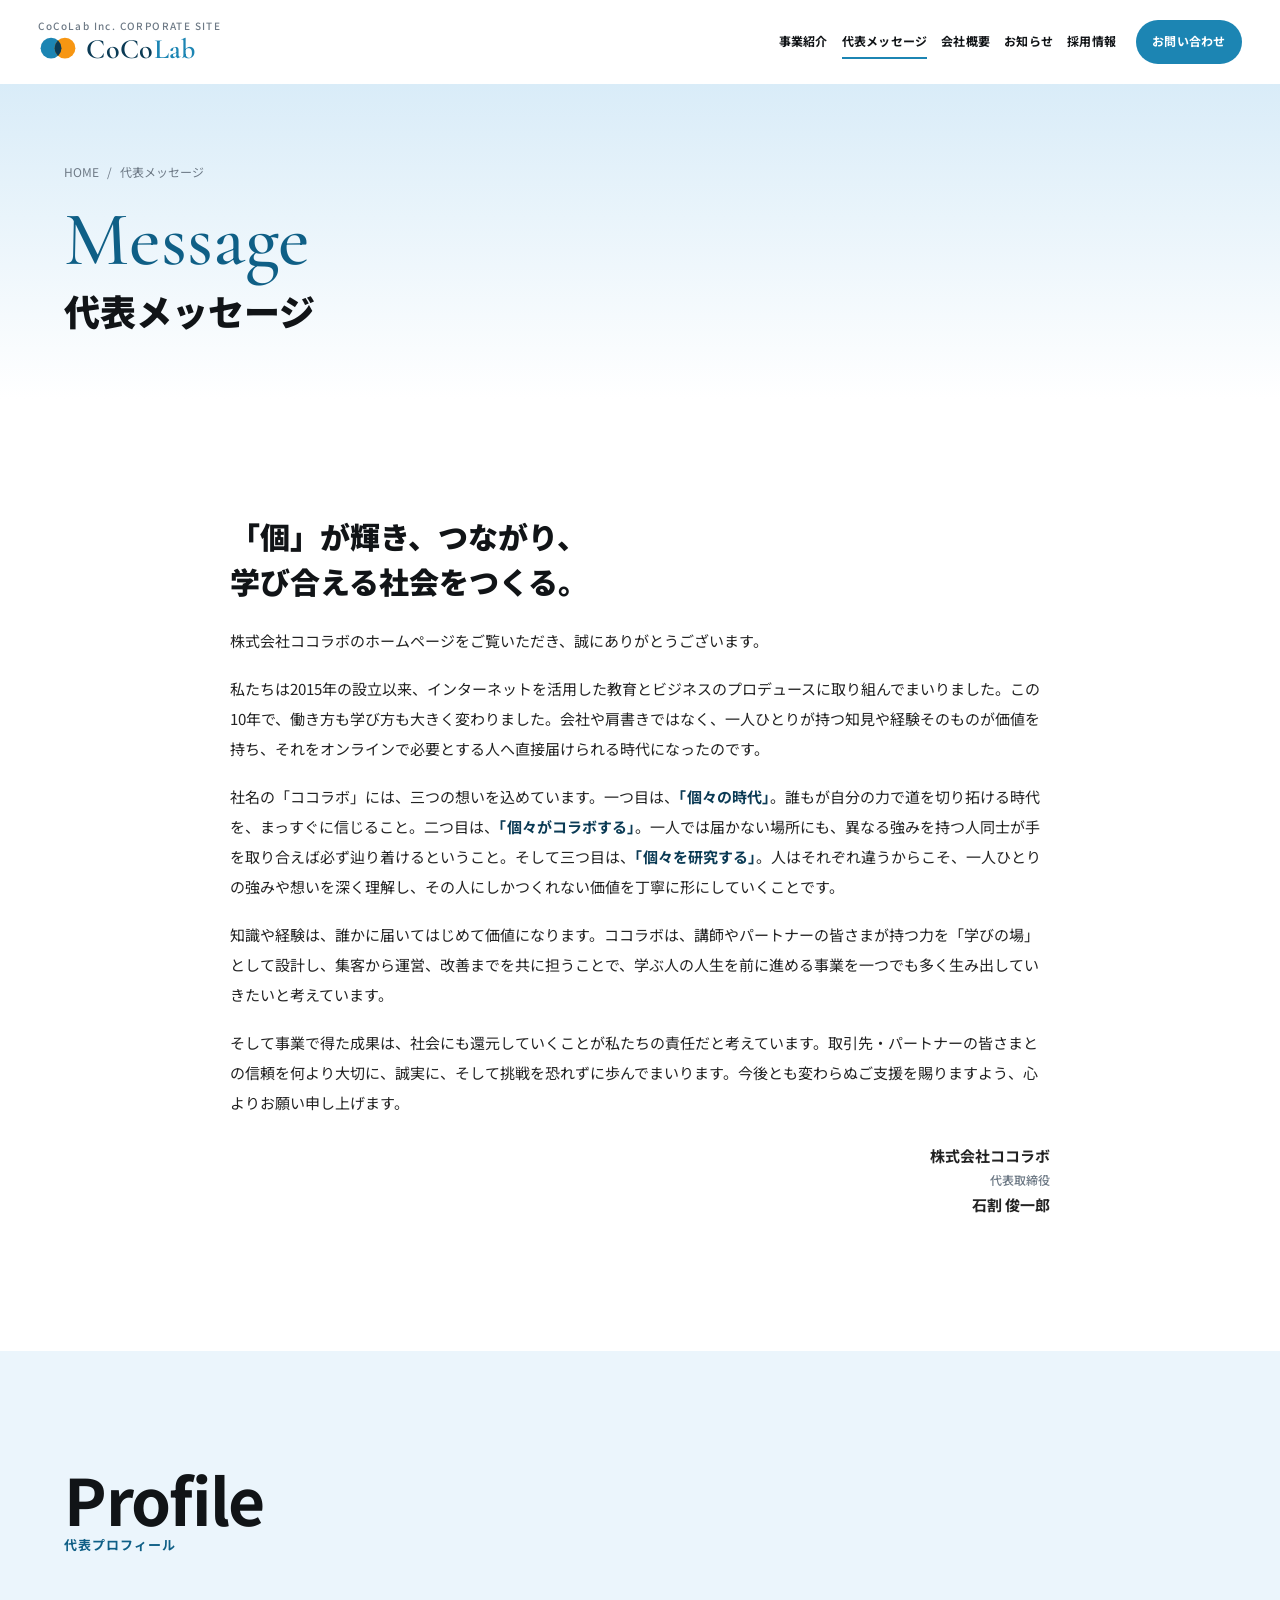
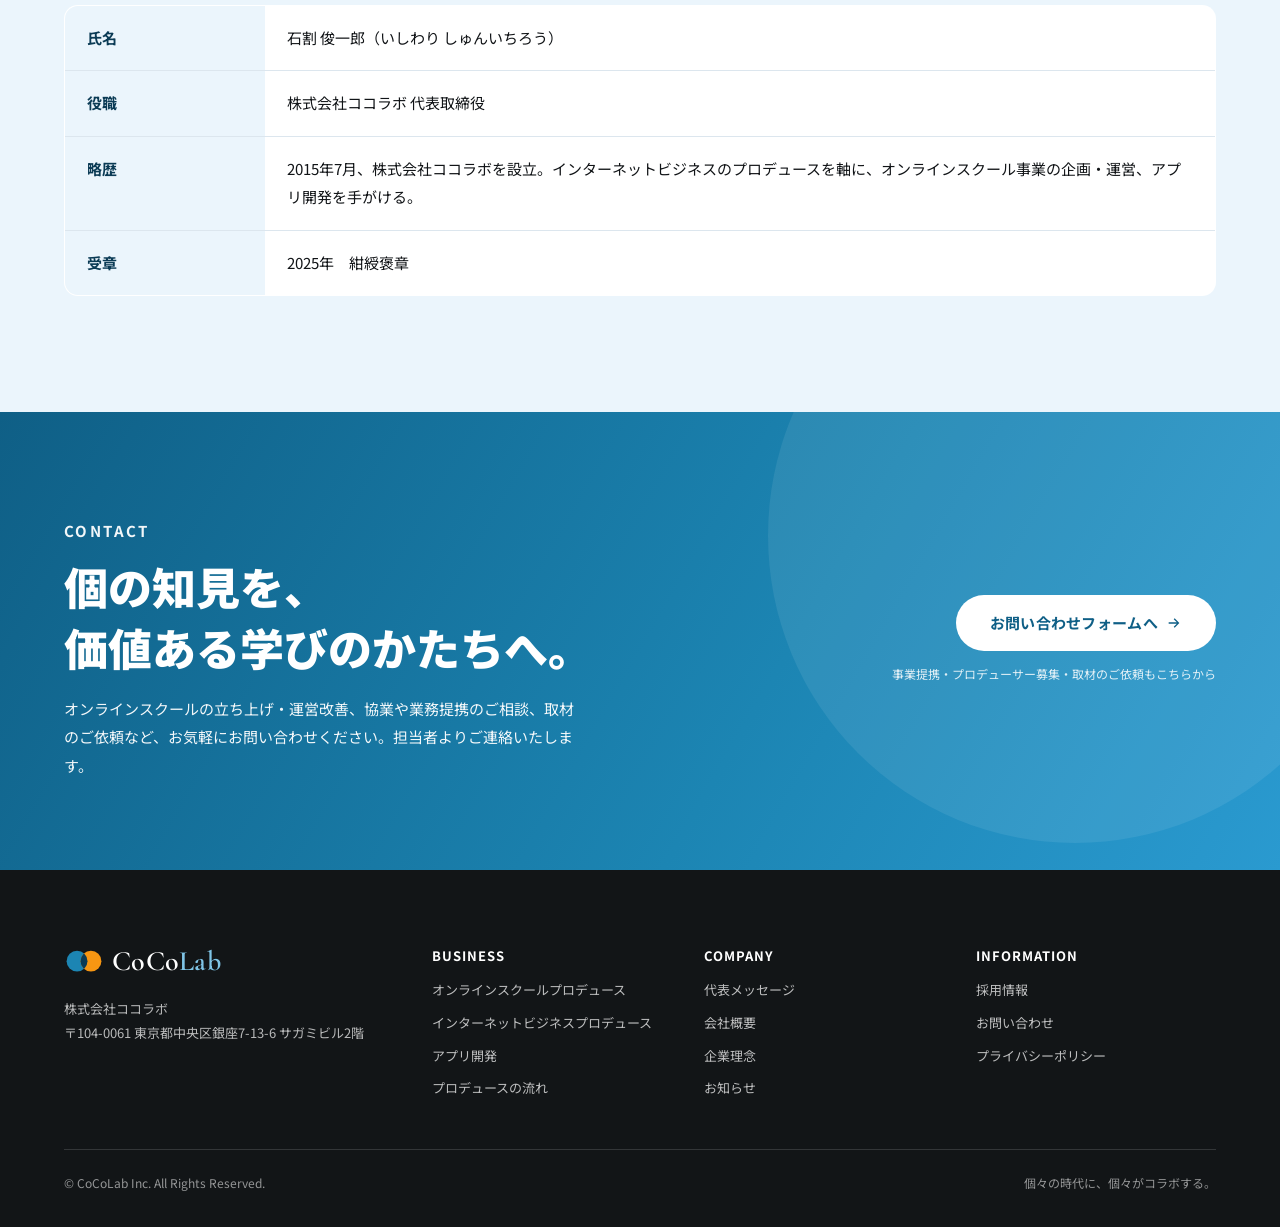
<file: message.html>
<!DOCTYPE html>
<html lang="ja">
<head>
<meta charset="utf-8">
<meta name="viewport" content="width=device-width, initial-scale=1, viewport-fit=cover">
<title>代表メッセージ｜株式会社ココラボ</title>
<meta name="description" content="株式会社ココラボ 代表取締役 石割俊一郎のメッセージ。「個々の時代」「個々がコラボする」「個々を研究する」という社名に込めた想いと、オンラインスクール事業のプロデュースを通じて目指す未来について。">
<meta property="og:type" content="website">
<meta property="og:site_name" content="株式会社ココラボ">
<meta property="og:title" content="代表メッセージ｜株式会社ココラボ">
<meta property="og:description" content="株式会社ココラボ 代表取締役 石割俊一郎のメッセージ。「個々の時代」「個々がコラボする」「個々を研究する」という社名に込めた想いと、オンラインスクール事業のプロデュースを通じて目指す未来について。">
<meta property="og:locale" content="ja_JP">
<meta name="twitter:card" content="summary_large_image">
<link rel="canonical" href="https://cocolo-labo.co.jp/message.html">
<meta property="og:url" content="https://cocolo-labo.co.jp/message.html">
<meta property="og:image" content="https://cocolo-labo.co.jp/og-image.jpg">
<script type="application/ld+json">{"@context": "https://schema.org", "@graph": [{"@type": "Organization", "name": "株式会社ココラボ", "alternateName": "CoCoLab Inc.", "foundingDate": "2015-07-07", "address": {"@type": "PostalAddress", "postalCode": "104-0061", "addressRegion": "東京都", "addressLocality": "中央区", "streetAddress": "銀座7-13-6 サガミビル2階", "addressCountry": "JP"}, "description": "オンラインスクール事業のプロデュース、インターネットビジネスプロデュース、アプリ開発を行う会社。", "founder": {"@type": "Person", "name": "石割俊一郎", "jobTitle": "代表取締役"}, "url": "https://cocolo-labo.co.jp/"}, {"@type": "BreadcrumbList", "itemListElement": [{"@type": "ListItem", "position": 1, "name": "HOME", "item": "https://cocolo-labo.co.jp/"}, {"@type": "ListItem", "position": 2, "name": "代表メッセージ", "item": "https://cocolo-labo.co.jp/message.html"}]}]}</script>
<link rel="icon" href="favicon.svg" type="image/svg+xml">
<link rel="preconnect" href="https://fonts.googleapis.com">
<link rel="preconnect" href="https://fonts.gstatic.com" crossorigin>
<link rel="stylesheet" href="https://fonts.googleapis.com/css2?family=Noto+Sans+JP:wght@400;500;700;900&family=Cormorant+Garamond:ital,wght@0,500;0,600;1,500&display=swap">
<link rel="stylesheet" href="style.css">
</head>
<body>
<a class="skip" href="#main">本文へスキップ</a>
<header class="header">
  <div class="header__inner">
    <a class="header__logo" href="./" aria-label="株式会社ココラボ トップへ">
      <small>CoCoLab Inc. CORPORATE SITE</small>
      <span class="logo"><svg class="logo__mark" viewBox="0 0 46 28" aria-hidden="true"><defs><clipPath id="lg-hd"><circle cx="15" cy="14" r="12"/></clipPath></defs><circle cx="15" cy="14" r="12" fill="#1C85B3"/><circle cx="31" cy="14" r="12" fill="#F79612"/><circle cx="31" cy="14" r="12" fill="#0B3B55" clip-path="url(#lg-hd)"/></svg><span class="logo__word">CoCo<b>Lab</b></span></span>
    </a>
    <nav class="nav" aria-label="グローバルナビゲーション">
      <a href="business.html">事業紹介</a>
      <a href="message.html">代表メッセージ</a>
      <a href="about.html">会社概要</a>
      <a href="news.html">お知らせ</a>
      <a href="recruit.html">採用情報</a>
    </nav>
    <div class="header__cta">
      <a class="btn" href="contact.html">お問い合わせ</a>
    </div>
    <button class="menu-btn" aria-expanded="false" aria-controls="drawer" aria-label="メニュー"><span></span><span></span><span></span></button>
  </div>
</header>
<div class="drawer" id="drawer">
  <a class="link" href="./">トップ</a>
  <a class="link" href="business.html">事業紹介</a>
  <a class="link" href="message.html">代表メッセージ</a>
  <a class="link" href="about.html">会社概要</a>
  <a class="link" href="news.html">お知らせ</a>
  <a class="link" href="recruit.html">採用情報</a>
  <a class="link" href="privacy.html">プライバシーポリシー</a>
  <div class="drawer__cta">
    <a class="btn" href="contact.html">お問い合わせ</a>
  </div>
</div>

<main id="main">
<section class="page-head">
  <div class="container">
    <nav class="breadcrumb" aria-label="パンくず"><a href="./">HOME</a><span>/</span><span>代表メッセージ</span></nav>
    <p class="en">Message</p>
    <h1>代表メッセージ</h1>
  </div>
</section>

<section class="section" id="greeting">
  <div class="container">
    <div class="greeting greeting--text reveal">
      <div>
        <h3>「個」が輝き、つながり、<br>学び合える社会をつくる。</h3>
        <p>株式会社ココラボのホームページをご覧いただき、誠にありがとうございます。</p>
        <p>私たちは2015年の設立以来、インターネットを活用した教育とビジネスのプロデュースに取り組んでまいりました。この10年で、働き方も学び方も大きく変わりました。会社や肩書きではなく、一人ひとりが持つ知見や経験そのものが価値を持ち、それをオンラインで必要とする人へ直接届けられる時代になったのです。</p>
        <p>社名の「ココラボ」には、三つの想いを込めています。一つ目は、<strong>「個々の時代」</strong>。誰もが自分の力で道を切り拓ける時代を、まっすぐに信じること。二つ目は、<strong>「個々がコラボする」</strong>。一人では届かない場所にも、異なる強みを持つ人同士が手を取り合えば必ず辿り着けるということ。そして三つ目は、<strong>「個々を研究する」</strong>。人はそれぞれ違うからこそ、一人ひとりの強みや想いを深く理解し、その人にしかつくれない価値を丁寧に形にしていくことです。</p>
        <p>知識や経験は、誰かに届いてはじめて価値になります。ココラボは、講師やパートナーの皆さまが持つ力を「学びの場」として設計し、集客から運営、改善までを共に担うことで、学ぶ人の人生を前に進める事業を一つでも多く生み出していきたいと考えています。</p>
        <p>そして事業で得た成果は、社会にも還元していくことが私たちの責任だと考えています。取引先・パートナーの皆さまとの信頼を何より大切に、誠実に、そして挑戦を恐れずに歩んでまいります。今後とも変わらぬご支援を賜りますよう、心よりお願い申し上げます。</p>
        <p class="sign">株式会社ココラボ<small>代表取締役</small>石割 俊一郎</p>
      </div>
    </div>
  </div>
</section>

<section class="section section--sky" id="profile">
  <div class="container">
    <div class="sec-head reveal">
      <div class="sec-head__title"><h2><span class="en">Profile</span><span class="ja">代表プロフィール</span></h2></div>
    </div>
    <table class="spec reveal">
      <tbody>
        <tr><th scope="row">氏名</th><td>石割 俊一郎（いしわり しゅんいちろう）</td></tr>
        <tr><th scope="row">役職</th><td>株式会社ココラボ 代表取締役</td></tr>
        <tr><th scope="row">略歴</th><td>2015年7月、株式会社ココラボを設立。インターネットビジネスのプロデュースを軸に、オンラインスクール事業の企画・運営、アプリ開発を手がける。</td></tr>
        <tr><th scope="row">受章</th><td>2025年　紺綬褒章</td></tr>
      </tbody>
    </table>
  </div>
</section>

</main>
<section class="cta" id="contact-cta">
  <div class="container cta__inner">
    <div>
      <p class="cta__label">CONTACT</p>
      <h2>個の知見を、<br>価値ある学びのかたちへ。</h2>
      <p>オンラインスクールの立ち上げ・運営改善、協業や業務提携のご相談、取材のご依頼など、お気軽にお問い合わせください。担当者よりご連絡いたします。</p>
    </div>
    <div class="cta__actions">
      <a class="btn btn--white btn--lg" href="contact.html">お問い合わせフォームへ<svg viewBox="0 0 24 24" fill="currentColor" aria-hidden="true"><path d="M4 11h12.2l-4.6-4.6L13 5l7 7-7 7-1.4-1.4 4.6-4.6H4z"/></svg></a>
      <small>事業提携・プロデューサー募集・取材のご依頼もこちらから</small>
    </div>
  </div>
</section>
<footer class="footer">
  <div class="container">
    <div class="footer__top">
      <div class="footer__brand">
        <span class="logo"><svg class="logo__mark" viewBox="0 0 46 28" aria-hidden="true"><defs><clipPath id="lg-ft"><circle cx="15" cy="14" r="12"/></clipPath></defs><circle cx="15" cy="14" r="12" fill="#1C85B3"/><circle cx="31" cy="14" r="12" fill="#F79612"/><circle cx="31" cy="14" r="12" fill="#0B3B55" clip-path="url(#lg-ft)"/></svg><span class="logo__word">CoCo<b>Lab</b></span></span>
        <p>株式会社ココラボ<br>〒104-0061 東京都中央区銀座7-13-6 サガミビル2階</p>
      </div>
      <div>
        <h4>BUSINESS</h4>
        <ul>
          <li><a href="business.html#school">オンラインスクールプロデュース</a></li>
          <li><a href="business.html#produce">インターネットビジネスプロデュース</a></li>
          <li><a href="business.html#app">アプリ開発</a></li>
          <li><a href="business.html#flow">プロデュースの流れ</a></li>
        </ul>
      </div>
      <div>
        <h4>COMPANY</h4>
        <ul>
          <li><a href="message.html">代表メッセージ</a></li>
          <li><a href="about.html">会社概要</a></li>
          <li><a href="about.html#philosophy">企業理念</a></li>
          <li><a href="news.html">お知らせ</a></li>
        </ul>
      </div>
      <div>
        <h4>INFORMATION</h4>
        <ul>
          <li><a href="recruit.html">採用情報</a></li>
          <li><a href="contact.html">お問い合わせ</a></li>
          <li><a href="privacy.html">プライバシーポリシー</a></li>
        </ul>
      </div>
    </div>
    <div class="footer__bottom">
      <span>© CoCoLab Inc. All Rights Reserved.</span>
      <span>個々の時代に、個々がコラボする。</span>
    </div>
  </div>
</footer>
<script src="main.js"></script>
</body>
</html>
</file>
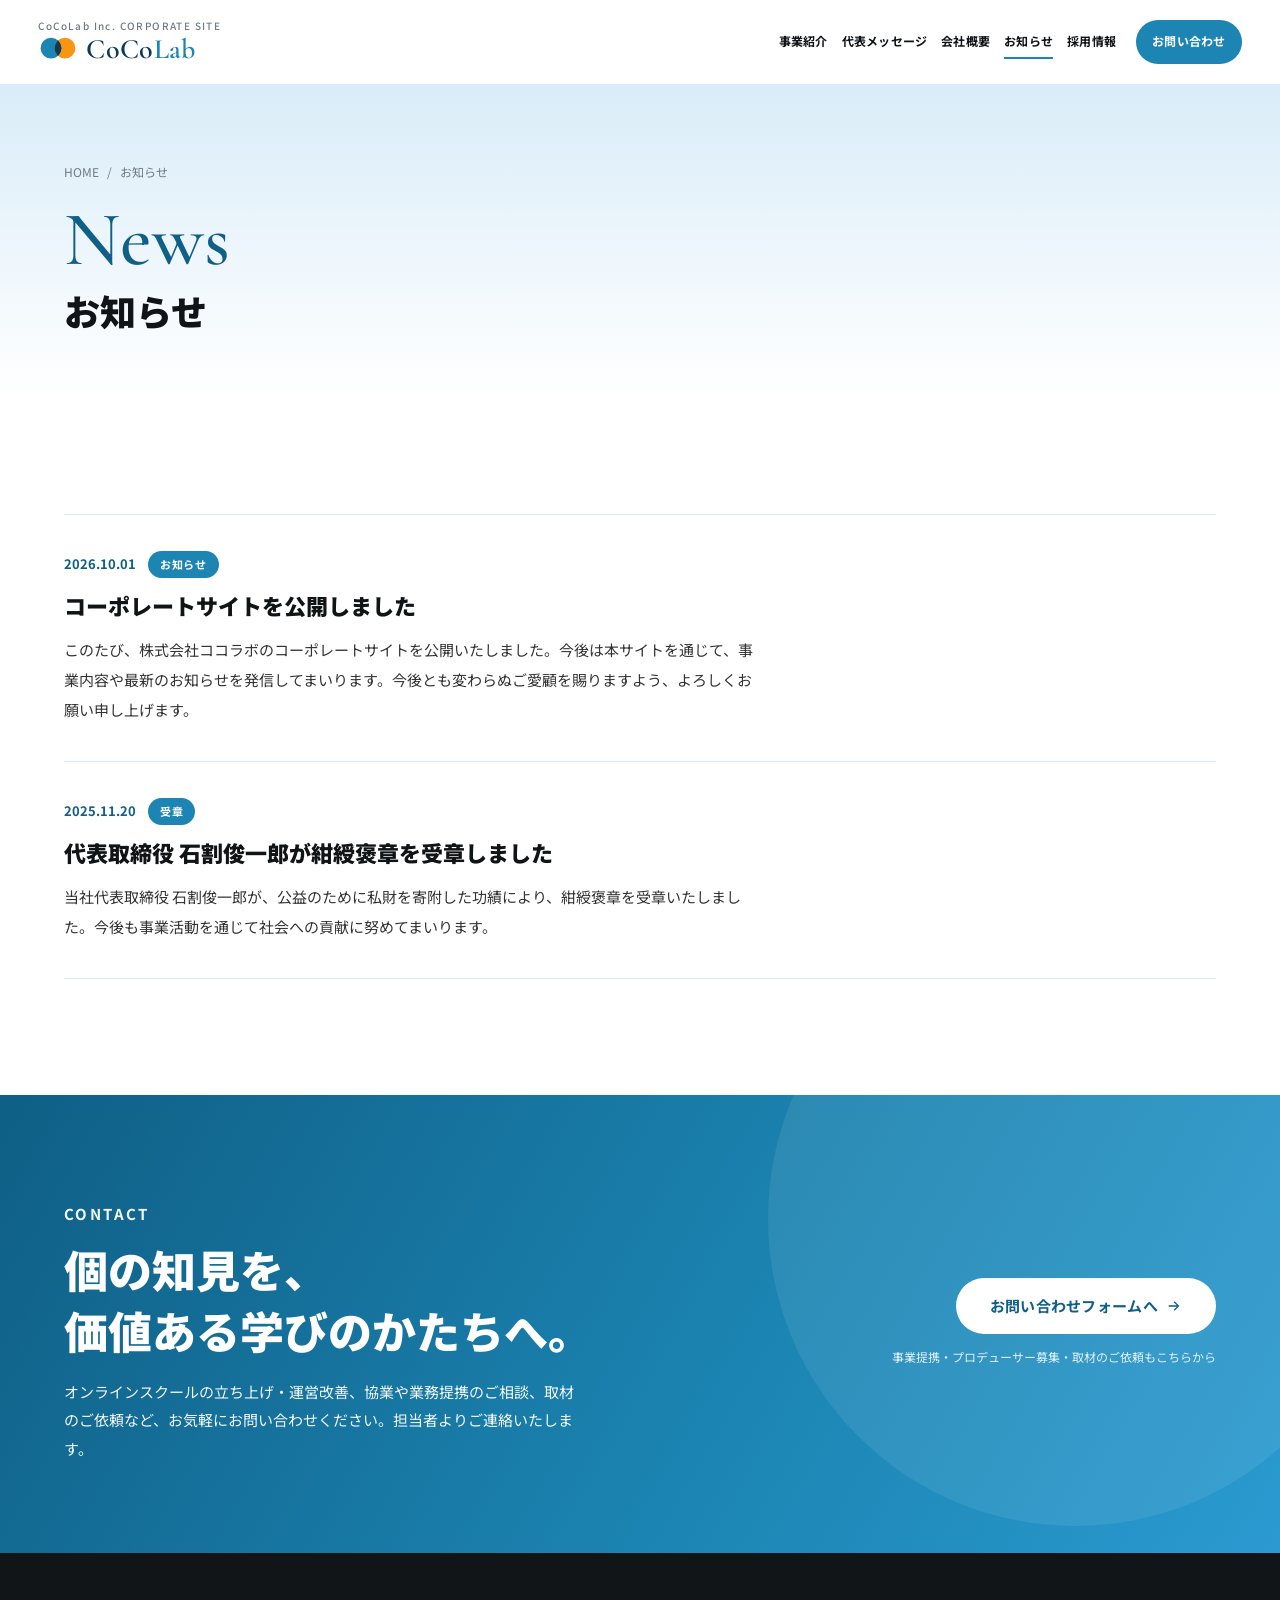
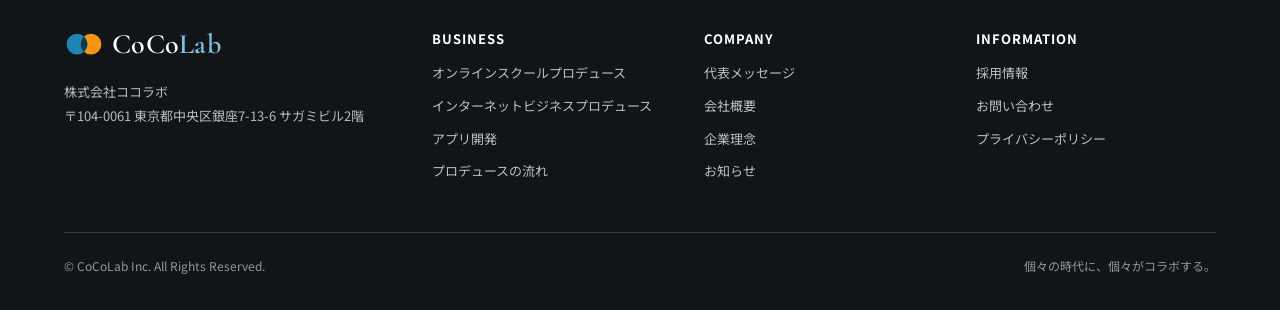
<file: news.html>
<!DOCTYPE html>
<html lang="ja">
<head>
<meta charset="utf-8">
<meta name="viewport" content="width=device-width, initial-scale=1, viewport-fit=cover">
<title>お知らせ｜株式会社ココラボ</title>
<meta name="description" content="株式会社ココラボからのお知らせ一覧。">
<meta property="og:type" content="website">
<meta property="og:site_name" content="株式会社ココラボ">
<meta property="og:title" content="お知らせ｜株式会社ココラボ">
<meta property="og:description" content="株式会社ココラボからのお知らせ一覧。">
<meta property="og:locale" content="ja_JP">
<meta name="twitter:card" content="summary_large_image">
<link rel="canonical" href="https://cocolo-labo.co.jp/news.html">
<meta property="og:url" content="https://cocolo-labo.co.jp/news.html">
<meta property="og:image" content="https://cocolo-labo.co.jp/og-image.jpg">
<script type="application/ld+json">{"@context": "https://schema.org", "@graph": [{"@type": "Organization", "name": "株式会社ココラボ", "alternateName": "CoCoLab Inc.", "foundingDate": "2015-07-07", "address": {"@type": "PostalAddress", "postalCode": "104-0061", "addressRegion": "東京都", "addressLocality": "中央区", "streetAddress": "銀座7-13-6 サガミビル2階", "addressCountry": "JP"}, "description": "オンラインスクール事業のプロデュース、インターネットビジネスプロデュース、アプリ開発を行う会社。", "founder": {"@type": "Person", "name": "石割俊一郎", "jobTitle": "代表取締役"}, "url": "https://cocolo-labo.co.jp/"}, {"@type": "BreadcrumbList", "itemListElement": [{"@type": "ListItem", "position": 1, "name": "HOME", "item": "https://cocolo-labo.co.jp/"}, {"@type": "ListItem", "position": 2, "name": "お知らせ", "item": "https://cocolo-labo.co.jp/news.html"}]}]}</script>
<link rel="icon" href="favicon.svg" type="image/svg+xml">
<link rel="preconnect" href="https://fonts.googleapis.com">
<link rel="preconnect" href="https://fonts.gstatic.com" crossorigin>
<link rel="stylesheet" href="https://fonts.googleapis.com/css2?family=Noto+Sans+JP:wght@400;500;700;900&family=Cormorant+Garamond:ital,wght@0,500;0,600;1,500&display=swap">
<link rel="stylesheet" href="style.css">
</head>
<body>
<a class="skip" href="#main">本文へスキップ</a>
<header class="header">
  <div class="header__inner">
    <a class="header__logo" href="./" aria-label="株式会社ココラボ トップへ">
      <small>CoCoLab Inc. CORPORATE SITE</small>
      <span class="logo"><svg class="logo__mark" viewBox="0 0 46 28" aria-hidden="true"><defs><clipPath id="lg-hd"><circle cx="15" cy="14" r="12"/></clipPath></defs><circle cx="15" cy="14" r="12" fill="#1C85B3"/><circle cx="31" cy="14" r="12" fill="#F79612"/><circle cx="31" cy="14" r="12" fill="#0B3B55" clip-path="url(#lg-hd)"/></svg><span class="logo__word">CoCo<b>Lab</b></span></span>
    </a>
    <nav class="nav" aria-label="グローバルナビゲーション">
      <a href="business.html">事業紹介</a>
      <a href="message.html">代表メッセージ</a>
      <a href="about.html">会社概要</a>
      <a href="news.html">お知らせ</a>
      <a href="recruit.html">採用情報</a>
    </nav>
    <div class="header__cta">
      <a class="btn" href="contact.html">お問い合わせ</a>
    </div>
    <button class="menu-btn" aria-expanded="false" aria-controls="drawer" aria-label="メニュー"><span></span><span></span><span></span></button>
  </div>
</header>
<div class="drawer" id="drawer">
  <a class="link" href="./">トップ</a>
  <a class="link" href="business.html">事業紹介</a>
  <a class="link" href="message.html">代表メッセージ</a>
  <a class="link" href="about.html">会社概要</a>
  <a class="link" href="news.html">お知らせ</a>
  <a class="link" href="recruit.html">採用情報</a>
  <a class="link" href="privacy.html">プライバシーポリシー</a>
  <div class="drawer__cta">
    <a class="btn" href="contact.html">お問い合わせ</a>
  </div>
</div>

<main id="main">
<section class="page-head">
  <div class="container">
    <nav class="breadcrumb" aria-label="パンくず"><a href="./">HOME</a><span>/</span><span>お知らせ</span></nav>
    <p class="en">News</p>
    <h1>お知らせ</h1>
  </div>
</section>

<section class="section">
  <div class="container">
    <div class="reveal">
      <article class="news-entry" id="n2"><div class="news-entry__meta"><time datetime="2026-10-01">2026.10.01</time><span class="badge">お知らせ</span></div><h2>コーポレートサイトを公開しました</h2><p>このたび、株式会社ココラボのコーポレートサイトを公開いたしました。今後は本サイトを通じて、事業内容や最新のお知らせを発信してまいります。今後とも変わらぬご愛顧を賜りますよう、よろしくお願い申し上げます。</p></article>
      <article class="news-entry" id="n1"><div class="news-entry__meta"><time datetime="2025-11-20">2025.11.20</time><span class="badge">受章</span></div><h2>代表取締役 石割俊一郎が紺綬褒章を受章しました</h2><p>当社代表取締役 石割俊一郎が、公益のために私財を寄附した功績により、紺綬褒章を受章いたしました。今後も事業活動を通じて社会への貢献に努めてまいります。</p></article>
    </div>
  </div>
</section>

</main>
<section class="cta" id="contact-cta">
  <div class="container cta__inner">
    <div>
      <p class="cta__label">CONTACT</p>
      <h2>個の知見を、<br>価値ある学びのかたちへ。</h2>
      <p>オンラインスクールの立ち上げ・運営改善、協業や業務提携のご相談、取材のご依頼など、お気軽にお問い合わせください。担当者よりご連絡いたします。</p>
    </div>
    <div class="cta__actions">
      <a class="btn btn--white btn--lg" href="contact.html">お問い合わせフォームへ<svg viewBox="0 0 24 24" fill="currentColor" aria-hidden="true"><path d="M4 11h12.2l-4.6-4.6L13 5l7 7-7 7-1.4-1.4 4.6-4.6H4z"/></svg></a>
      <small>事業提携・プロデューサー募集・取材のご依頼もこちらから</small>
    </div>
  </div>
</section>
<footer class="footer">
  <div class="container">
    <div class="footer__top">
      <div class="footer__brand">
        <span class="logo"><svg class="logo__mark" viewBox="0 0 46 28" aria-hidden="true"><defs><clipPath id="lg-ft"><circle cx="15" cy="14" r="12"/></clipPath></defs><circle cx="15" cy="14" r="12" fill="#1C85B3"/><circle cx="31" cy="14" r="12" fill="#F79612"/><circle cx="31" cy="14" r="12" fill="#0B3B55" clip-path="url(#lg-ft)"/></svg><span class="logo__word">CoCo<b>Lab</b></span></span>
        <p>株式会社ココラボ<br>〒104-0061 東京都中央区銀座7-13-6 サガミビル2階</p>
      </div>
      <div>
        <h4>BUSINESS</h4>
        <ul>
          <li><a href="business.html#school">オンラインスクールプロデュース</a></li>
          <li><a href="business.html#produce">インターネットビジネスプロデュース</a></li>
          <li><a href="business.html#app">アプリ開発</a></li>
          <li><a href="business.html#flow">プロデュースの流れ</a></li>
        </ul>
      </div>
      <div>
        <h4>COMPANY</h4>
        <ul>
          <li><a href="message.html">代表メッセージ</a></li>
          <li><a href="about.html">会社概要</a></li>
          <li><a href="about.html#philosophy">企業理念</a></li>
          <li><a href="news.html">お知らせ</a></li>
        </ul>
      </div>
      <div>
        <h4>INFORMATION</h4>
        <ul>
          <li><a href="recruit.html">採用情報</a></li>
          <li><a href="contact.html">お問い合わせ</a></li>
          <li><a href="privacy.html">プライバシーポリシー</a></li>
        </ul>
      </div>
    </div>
    <div class="footer__bottom">
      <span>© CoCoLab Inc. All Rights Reserved.</span>
      <span>個々の時代に、個々がコラボする。</span>
    </div>
  </div>
</footer>
<script src="main.js"></script>
</body>
</html>
</file>
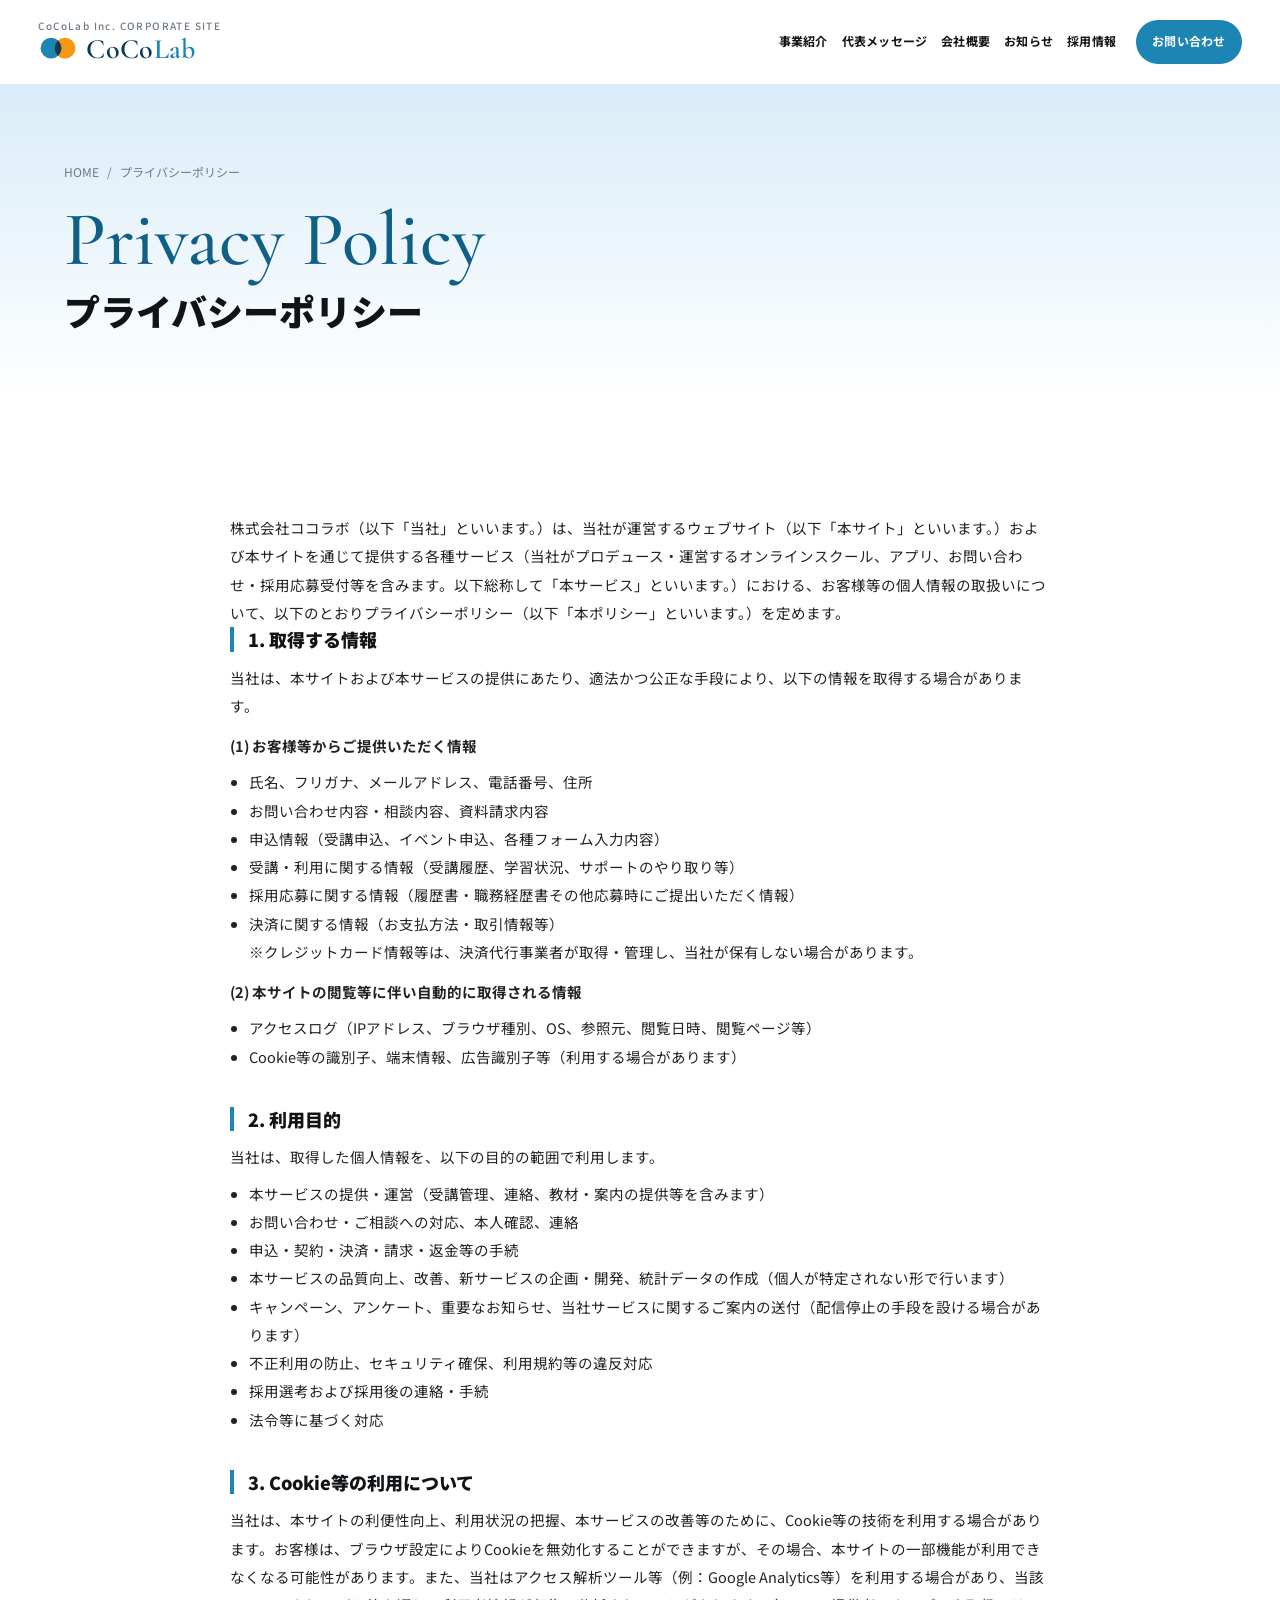
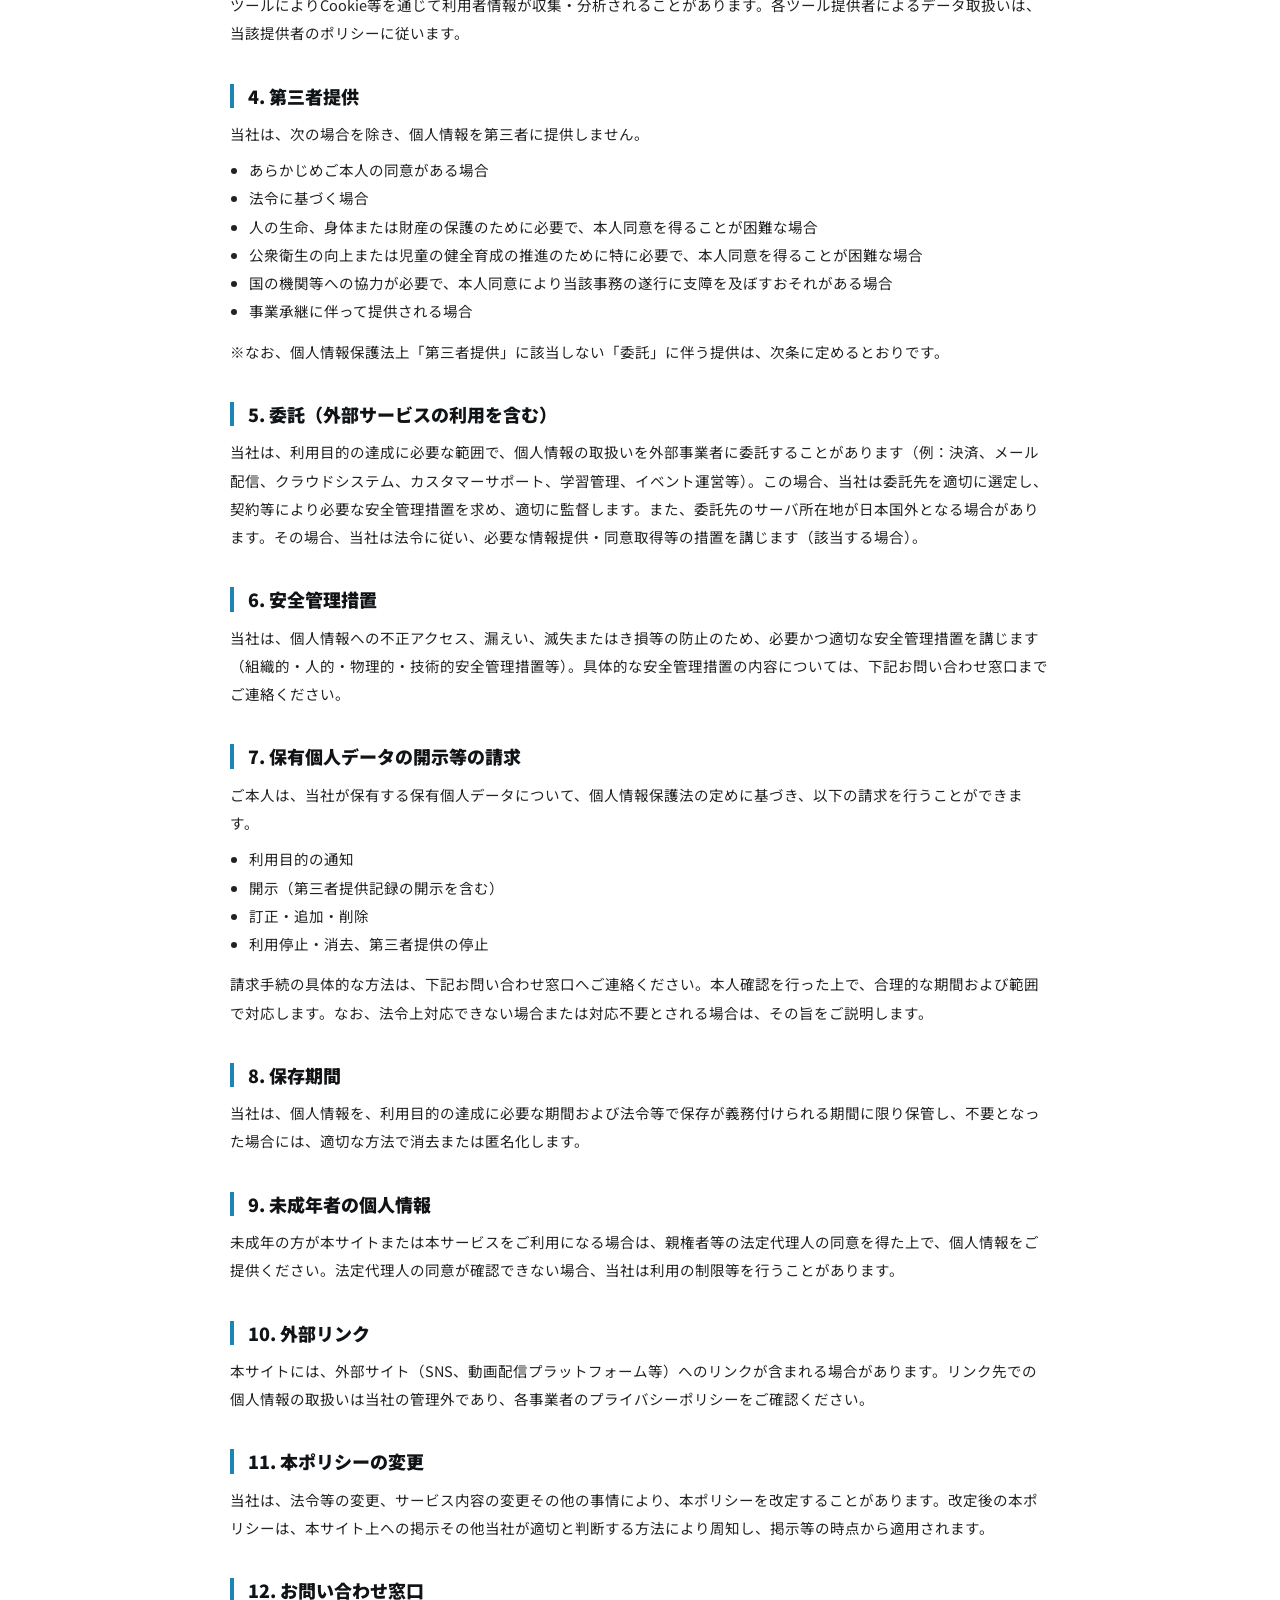
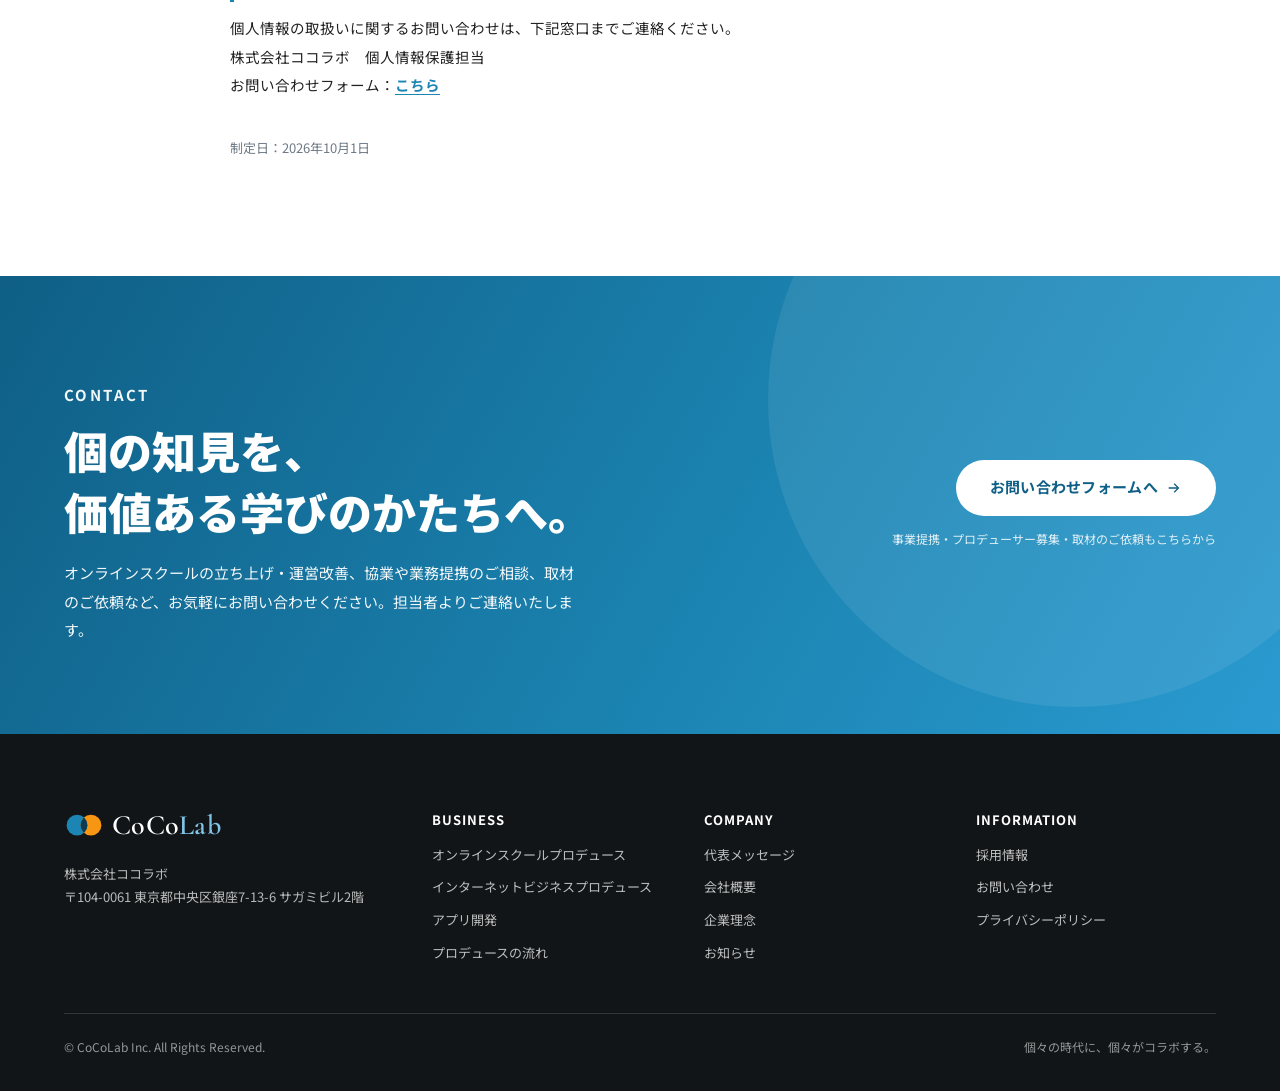
<file: privacy.html>
<!DOCTYPE html>
<html lang="ja">
<head>
<meta charset="utf-8">
<meta name="viewport" content="width=device-width, initial-scale=1, viewport-fit=cover">
<title>プライバシーポリシー｜株式会社ココラボ</title>
<meta name="description" content="株式会社ココラボのプライバシーポリシー（個人情報保護方針）。">
<meta property="og:type" content="website">
<meta property="og:site_name" content="株式会社ココラボ">
<meta property="og:title" content="プライバシーポリシー｜株式会社ココラボ">
<meta property="og:description" content="株式会社ココラボのプライバシーポリシー（個人情報保護方針）。">
<meta property="og:locale" content="ja_JP">
<meta name="twitter:card" content="summary_large_image">
<link rel="canonical" href="https://cocolo-labo.co.jp/privacy.html">
<meta property="og:url" content="https://cocolo-labo.co.jp/privacy.html">
<meta property="og:image" content="https://cocolo-labo.co.jp/og-image.jpg">
<script type="application/ld+json">{"@context": "https://schema.org", "@graph": [{"@type": "Organization", "name": "株式会社ココラボ", "alternateName": "CoCoLab Inc.", "foundingDate": "2015-07-07", "address": {"@type": "PostalAddress", "postalCode": "104-0061", "addressRegion": "東京都", "addressLocality": "中央区", "streetAddress": "銀座7-13-6 サガミビル2階", "addressCountry": "JP"}, "description": "オンラインスクール事業のプロデュース、インターネットビジネスプロデュース、アプリ開発を行う会社。", "founder": {"@type": "Person", "name": "石割俊一郎", "jobTitle": "代表取締役"}, "url": "https://cocolo-labo.co.jp/"}, {"@type": "BreadcrumbList", "itemListElement": [{"@type": "ListItem", "position": 1, "name": "HOME", "item": "https://cocolo-labo.co.jp/"}, {"@type": "ListItem", "position": 2, "name": "プライバシーポリシー", "item": "https://cocolo-labo.co.jp/privacy.html"}]}]}</script>
<link rel="icon" href="favicon.svg" type="image/svg+xml">
<link rel="preconnect" href="https://fonts.googleapis.com">
<link rel="preconnect" href="https://fonts.gstatic.com" crossorigin>
<link rel="stylesheet" href="https://fonts.googleapis.com/css2?family=Noto+Sans+JP:wght@400;500;700;900&family=Cormorant+Garamond:ital,wght@0,500;0,600;1,500&display=swap">
<link rel="stylesheet" href="style.css">
</head>
<body>
<a class="skip" href="#main">本文へスキップ</a>
<header class="header">
  <div class="header__inner">
    <a class="header__logo" href="./" aria-label="株式会社ココラボ トップへ">
      <small>CoCoLab Inc. CORPORATE SITE</small>
      <span class="logo"><svg class="logo__mark" viewBox="0 0 46 28" aria-hidden="true"><defs><clipPath id="lg-hd"><circle cx="15" cy="14" r="12"/></clipPath></defs><circle cx="15" cy="14" r="12" fill="#1C85B3"/><circle cx="31" cy="14" r="12" fill="#F79612"/><circle cx="31" cy="14" r="12" fill="#0B3B55" clip-path="url(#lg-hd)"/></svg><span class="logo__word">CoCo<b>Lab</b></span></span>
    </a>
    <nav class="nav" aria-label="グローバルナビゲーション">
      <a href="business.html">事業紹介</a>
      <a href="message.html">代表メッセージ</a>
      <a href="about.html">会社概要</a>
      <a href="news.html">お知らせ</a>
      <a href="recruit.html">採用情報</a>
    </nav>
    <div class="header__cta">
      <a class="btn" href="contact.html">お問い合わせ</a>
    </div>
    <button class="menu-btn" aria-expanded="false" aria-controls="drawer" aria-label="メニュー"><span></span><span></span><span></span></button>
  </div>
</header>
<div class="drawer" id="drawer">
  <a class="link" href="./">トップ</a>
  <a class="link" href="business.html">事業紹介</a>
  <a class="link" href="message.html">代表メッセージ</a>
  <a class="link" href="about.html">会社概要</a>
  <a class="link" href="news.html">お知らせ</a>
  <a class="link" href="recruit.html">採用情報</a>
  <a class="link" href="privacy.html">プライバシーポリシー</a>
  <div class="drawer__cta">
    <a class="btn" href="contact.html">お問い合わせ</a>
  </div>
</div>

<main id="main">
<section class="page-head">
  <div class="container">
    <nav class="breadcrumb" aria-label="パンくず"><a href="./">HOME</a><span>/</span><span>プライバシーポリシー</span></nav>
    <p class="en">Privacy Policy</p>
    <h1>プライバシーポリシー</h1>
  </div>
</section>

<section class="section">
  <div class="container legal">
    <p>株式会社ココラボ（以下「当社」といいます。）は、当社が運営するウェブサイト（以下「本サイト」といいます。）および本サイトを通じて提供する各種サービス（当社がプロデュース・運営するオンラインスクール、アプリ、お問い合わせ・採用応募受付等を含みます。以下総称して「本サービス」といいます。）における、お客様等の個人情報の取扱いについて、以下のとおりプライバシーポリシー（以下「本ポリシー」といいます。）を定めます。</p>

    <h2>1. 取得する情報</h2>
    <p>当社は、本サイトおよび本サービスの提供にあたり、適法かつ公正な手段により、以下の情報を取得する場合があります。</p>
    <p class="sub">(1) お客様等からご提供いただく情報</p>
    <ul>
      <li>氏名、フリガナ、メールアドレス、電話番号、住所</li>
      <li>お問い合わせ内容・相談内容、資料請求内容</li>
      <li>申込情報（受講申込、イベント申込、各種フォーム入力内容）</li>
      <li>受講・利用に関する情報（受講履歴、学習状況、サポートのやり取り等）</li>
      <li>採用応募に関する情報（履歴書・職務経歴書その他応募時にご提出いただく情報）</li>
      <li>決済に関する情報（お支払方法・取引情報等）<br>※クレジットカード情報等は、決済代行事業者が取得・管理し、当社が保有しない場合があります。</li>
    </ul>
    <p class="sub">(2) 本サイトの閲覧等に伴い自動的に取得される情報</p>
    <ul>
      <li>アクセスログ（IPアドレス、ブラウザ種別、OS、参照元、閲覧日時、閲覧ページ等）</li>
      <li>Cookie等の識別子、端末情報、広告識別子等（利用する場合があります）</li>
    </ul>

    <h2>2. 利用目的</h2>
    <p>当社は、取得した個人情報を、以下の目的の範囲で利用します。</p>
    <ul>
      <li>本サービスの提供・運営（受講管理、連絡、教材・案内の提供等を含みます）</li>
      <li>お問い合わせ・ご相談への対応、本人確認、連絡</li>
      <li>申込・契約・決済・請求・返金等の手続</li>
      <li>本サービスの品質向上、改善、新サービスの企画・開発、統計データの作成（個人が特定されない形で行います）</li>
      <li>キャンペーン、アンケート、重要なお知らせ、当社サービスに関するご案内の送付（配信停止の手段を設ける場合があります）</li>
      <li>不正利用の防止、セキュリティ確保、利用規約等の違反対応</li>
      <li>採用選考および採用後の連絡・手続</li>
      <li>法令等に基づく対応</li>
    </ul>

    <h2>3. Cookie等の利用について</h2>
    <p>当社は、本サイトの利便性向上、利用状況の把握、本サービスの改善等のために、Cookie等の技術を利用する場合があります。お客様は、ブラウザ設定によりCookieを無効化することができますが、その場合、本サイトの一部機能が利用できなくなる可能性があります。また、当社はアクセス解析ツール等（例：Google Analytics等）を利用する場合があり、当該ツールによりCookie等を通じて利用者情報が収集・分析されることがあります。各ツール提供者によるデータ取扱いは、当該提供者のポリシーに従います。</p>

    <h2>4. 第三者提供</h2>
    <p>当社は、次の場合を除き、個人情報を第三者に提供しません。</p>
    <ul>
      <li>あらかじめご本人の同意がある場合</li>
      <li>法令に基づく場合</li>
      <li>人の生命、身体または財産の保護のために必要で、本人同意を得ることが困難な場合</li>
      <li>公衆衛生の向上または児童の健全育成の推進のために特に必要で、本人同意を得ることが困難な場合</li>
      <li>国の機関等への協力が必要で、本人同意により当該事務の遂行に支障を及ぼすおそれがある場合</li>
      <li>事業承継に伴って提供される場合</li>
    </ul>
    <p>※なお、個人情報保護法上「第三者提供」に該当しない「委託」に伴う提供は、次条に定めるとおりです。</p>

    <h2>5. 委託（外部サービスの利用を含む）</h2>
    <p>当社は、利用目的の達成に必要な範囲で、個人情報の取扱いを外部事業者に委託することがあります（例：決済、メール配信、クラウドシステム、カスタマーサポート、学習管理、イベント運営等）。この場合、当社は委託先を適切に選定し、契約等により必要な安全管理措置を求め、適切に監督します。また、委託先のサーバ所在地が日本国外となる場合があります。その場合、当社は法令に従い、必要な情報提供・同意取得等の措置を講じます（該当する場合）。</p>

    <h2>6. 安全管理措置</h2>
    <p>当社は、個人情報への不正アクセス、漏えい、滅失またはき損等の防止のため、必要かつ適切な安全管理措置を講じます（組織的・人的・物理的・技術的安全管理措置等）。具体的な安全管理措置の内容については、下記お問い合わせ窓口までご連絡ください。</p>

    <h2>7. 保有個人データの開示等の請求</h2>
    <p>ご本人は、当社が保有する保有個人データについて、個人情報保護法の定めに基づき、以下の請求を行うことができます。</p>
    <ul>
      <li>利用目的の通知</li>
      <li>開示（第三者提供記録の開示を含む）</li>
      <li>訂正・追加・削除</li>
      <li>利用停止・消去、第三者提供の停止</li>
    </ul>
    <p>請求手続の具体的な方法は、下記お問い合わせ窓口へご連絡ください。本人確認を行った上で、合理的な期間および範囲で対応します。なお、法令上対応できない場合または対応不要とされる場合は、その旨をご説明します。</p>

    <h2>8. 保存期間</h2>
    <p>当社は、個人情報を、利用目的の達成に必要な期間および法令等で保存が義務付けられる期間に限り保管し、不要となった場合には、適切な方法で消去または匿名化します。</p>

    <h2>9. 未成年者の個人情報</h2>
    <p>未成年の方が本サイトまたは本サービスをご利用になる場合は、親権者等の法定代理人の同意を得た上で、個人情報をご提供ください。法定代理人の同意が確認できない場合、当社は利用の制限等を行うことがあります。</p>

    <h2>10. 外部リンク</h2>
    <p>本サイトには、外部サイト（SNS、動画配信プラットフォーム等）へのリンクが含まれる場合があります。リンク先での個人情報の取扱いは当社の管理外であり、各事業者のプライバシーポリシーをご確認ください。</p>

    <h2>11. 本ポリシーの変更</h2>
    <p>当社は、法令等の変更、サービス内容の変更その他の事情により、本ポリシーを改定することがあります。改定後の本ポリシーは、本サイト上への掲示その他当社が適切と判断する方法により周知し、掲示等の時点から適用されます。</p>

    <h2>12. お問い合わせ窓口</h2>
    <p>個人情報の取扱いに関するお問い合わせは、下記窓口までご連絡ください。<br>株式会社ココラボ　個人情報保護担当<br>お問い合わせフォーム：<a class="text-link" href="contact.html">こちら</a></p>

    <p class="date">制定日：2026年10月1日</p>
  </div>
</section>

</main>
<section class="cta" id="contact-cta">
  <div class="container cta__inner">
    <div>
      <p class="cta__label">CONTACT</p>
      <h2>個の知見を、<br>価値ある学びのかたちへ。</h2>
      <p>オンラインスクールの立ち上げ・運営改善、協業や業務提携のご相談、取材のご依頼など、お気軽にお問い合わせください。担当者よりご連絡いたします。</p>
    </div>
    <div class="cta__actions">
      <a class="btn btn--white btn--lg" href="contact.html">お問い合わせフォームへ<svg viewBox="0 0 24 24" fill="currentColor" aria-hidden="true"><path d="M4 11h12.2l-4.6-4.6L13 5l7 7-7 7-1.4-1.4 4.6-4.6H4z"/></svg></a>
      <small>事業提携・プロデューサー募集・取材のご依頼もこちらから</small>
    </div>
  </div>
</section>
<footer class="footer">
  <div class="container">
    <div class="footer__top">
      <div class="footer__brand">
        <span class="logo"><svg class="logo__mark" viewBox="0 0 46 28" aria-hidden="true"><defs><clipPath id="lg-ft"><circle cx="15" cy="14" r="12"/></clipPath></defs><circle cx="15" cy="14" r="12" fill="#1C85B3"/><circle cx="31" cy="14" r="12" fill="#F79612"/><circle cx="31" cy="14" r="12" fill="#0B3B55" clip-path="url(#lg-ft)"/></svg><span class="logo__word">CoCo<b>Lab</b></span></span>
        <p>株式会社ココラボ<br>〒104-0061 東京都中央区銀座7-13-6 サガミビル2階</p>
      </div>
      <div>
        <h4>BUSINESS</h4>
        <ul>
          <li><a href="business.html#school">オンラインスクールプロデュース</a></li>
          <li><a href="business.html#produce">インターネットビジネスプロデュース</a></li>
          <li><a href="business.html#app">アプリ開発</a></li>
          <li><a href="business.html#flow">プロデュースの流れ</a></li>
        </ul>
      </div>
      <div>
        <h4>COMPANY</h4>
        <ul>
          <li><a href="message.html">代表メッセージ</a></li>
          <li><a href="about.html">会社概要</a></li>
          <li><a href="about.html#philosophy">企業理念</a></li>
          <li><a href="news.html">お知らせ</a></li>
        </ul>
      </div>
      <div>
        <h4>INFORMATION</h4>
        <ul>
          <li><a href="recruit.html">採用情報</a></li>
          <li><a href="contact.html">お問い合わせ</a></li>
          <li><a href="privacy.html">プライバシーポリシー</a></li>
        </ul>
      </div>
    </div>
    <div class="footer__bottom">
      <span>© CoCoLab Inc. All Rights Reserved.</span>
      <span>個々の時代に、個々がコラボする。</span>
    </div>
  </div>
</footer>
<script src="main.js"></script>
</body>
</html>
</file>
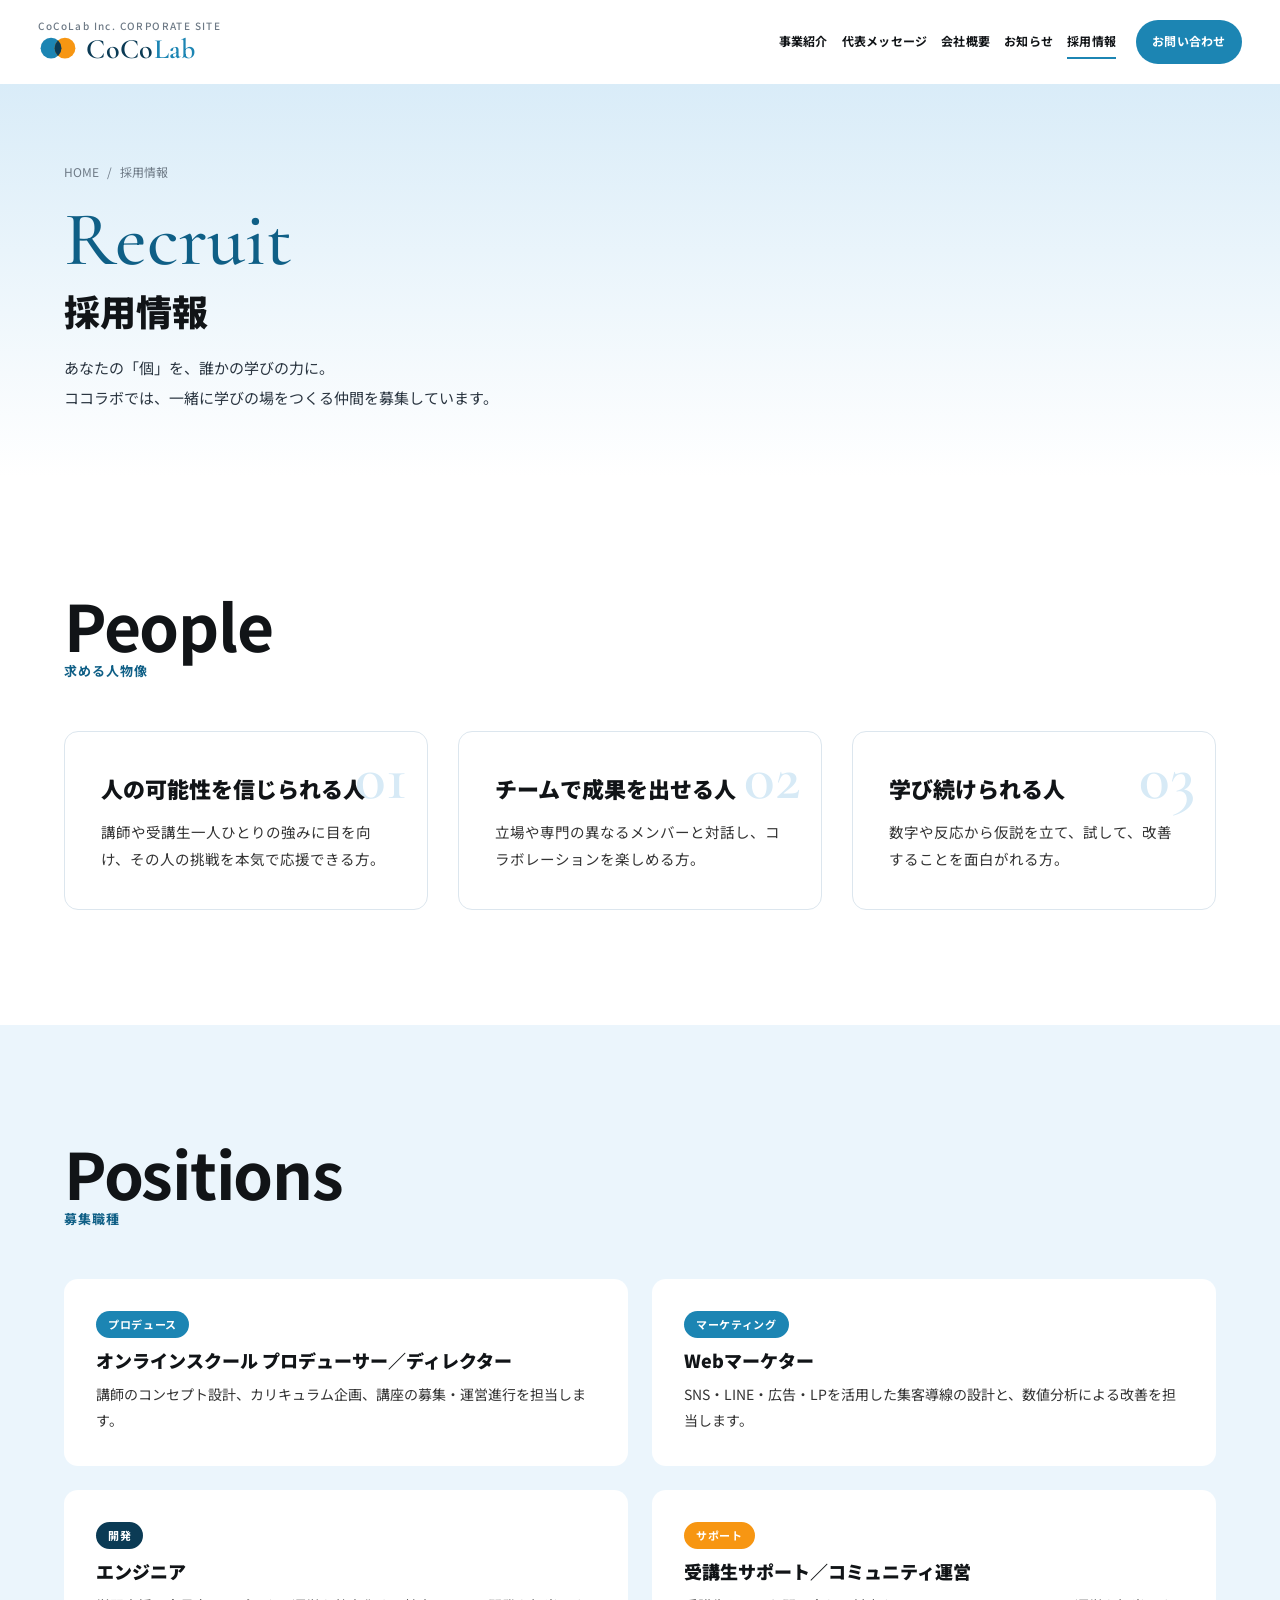
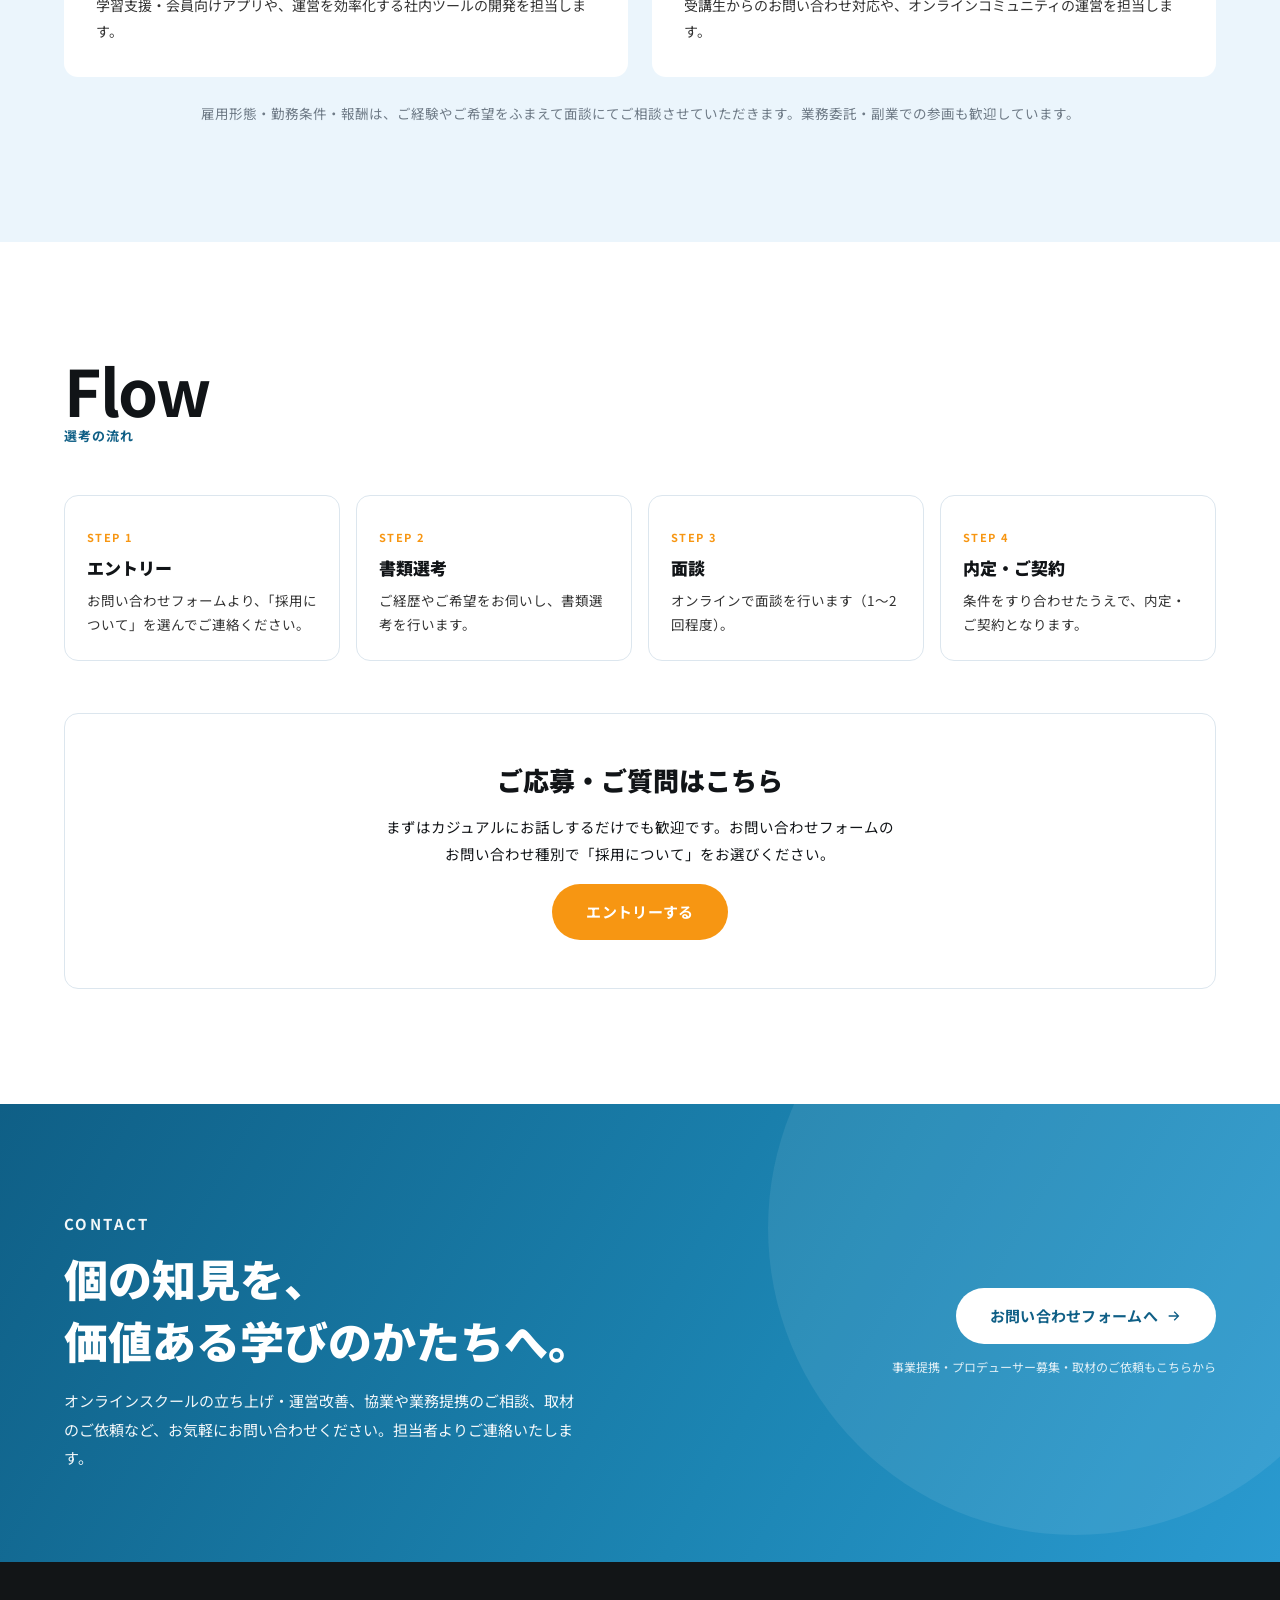
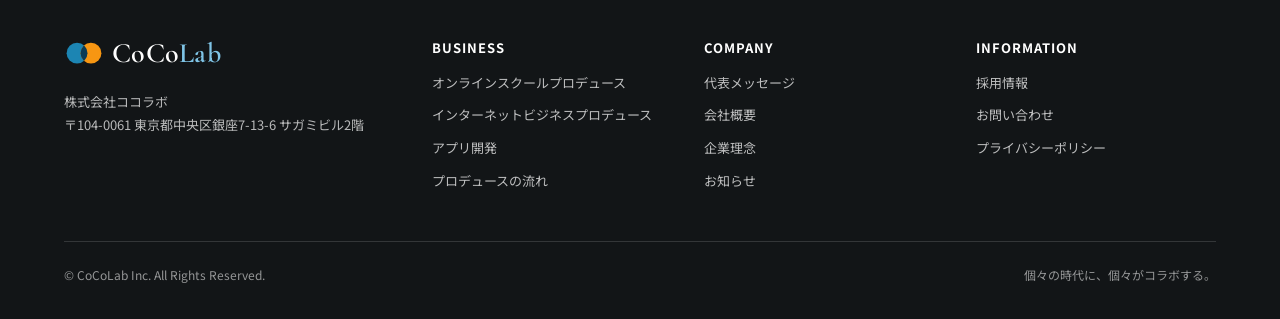
<file: recruit.html>
<!DOCTYPE html>
<html lang="ja">
<head>
<meta charset="utf-8">
<meta name="viewport" content="width=device-width, initial-scale=1, viewport-fit=cover">
<title>採用情報｜株式会社ココラボ</title>
<meta name="description" content="株式会社ココラボの採用情報。オンラインスクールのプロデューサー、Webマーケター、エンジニアなど、「個」を活かして学びの場を一緒につくる仲間を募集しています。">
<meta property="og:type" content="website">
<meta property="og:site_name" content="株式会社ココラボ">
<meta property="og:title" content="採用情報｜株式会社ココラボ">
<meta property="og:description" content="株式会社ココラボの採用情報。オンラインスクールのプロデューサー、Webマーケター、エンジニアなど、「個」を活かして学びの場を一緒につくる仲間を募集しています。">
<meta property="og:locale" content="ja_JP">
<meta name="twitter:card" content="summary_large_image">
<link rel="canonical" href="https://cocolo-labo.co.jp/recruit.html">
<meta property="og:url" content="https://cocolo-labo.co.jp/recruit.html">
<meta property="og:image" content="https://cocolo-labo.co.jp/og-image.jpg">
<script type="application/ld+json">{"@context": "https://schema.org", "@graph": [{"@type": "Organization", "name": "株式会社ココラボ", "alternateName": "CoCoLab Inc.", "foundingDate": "2015-07-07", "address": {"@type": "PostalAddress", "postalCode": "104-0061", "addressRegion": "東京都", "addressLocality": "中央区", "streetAddress": "銀座7-13-6 サガミビル2階", "addressCountry": "JP"}, "description": "オンラインスクール事業のプロデュース、インターネットビジネスプロデュース、アプリ開発を行う会社。", "founder": {"@type": "Person", "name": "石割俊一郎", "jobTitle": "代表取締役"}, "url": "https://cocolo-labo.co.jp/"}, {"@type": "BreadcrumbList", "itemListElement": [{"@type": "ListItem", "position": 1, "name": "HOME", "item": "https://cocolo-labo.co.jp/"}, {"@type": "ListItem", "position": 2, "name": "採用情報", "item": "https://cocolo-labo.co.jp/recruit.html"}]}]}</script>
<link rel="icon" href="favicon.svg" type="image/svg+xml">
<link rel="preconnect" href="https://fonts.googleapis.com">
<link rel="preconnect" href="https://fonts.gstatic.com" crossorigin>
<link rel="stylesheet" href="https://fonts.googleapis.com/css2?family=Noto+Sans+JP:wght@400;500;700;900&family=Cormorant+Garamond:ital,wght@0,500;0,600;1,500&display=swap">
<link rel="stylesheet" href="style.css">
</head>
<body>
<a class="skip" href="#main">本文へスキップ</a>
<header class="header">
  <div class="header__inner">
    <a class="header__logo" href="./" aria-label="株式会社ココラボ トップへ">
      <small>CoCoLab Inc. CORPORATE SITE</small>
      <span class="logo"><svg class="logo__mark" viewBox="0 0 46 28" aria-hidden="true"><defs><clipPath id="lg-hd"><circle cx="15" cy="14" r="12"/></clipPath></defs><circle cx="15" cy="14" r="12" fill="#1C85B3"/><circle cx="31" cy="14" r="12" fill="#F79612"/><circle cx="31" cy="14" r="12" fill="#0B3B55" clip-path="url(#lg-hd)"/></svg><span class="logo__word">CoCo<b>Lab</b></span></span>
    </a>
    <nav class="nav" aria-label="グローバルナビゲーション">
      <a href="business.html">事業紹介</a>
      <a href="message.html">代表メッセージ</a>
      <a href="about.html">会社概要</a>
      <a href="news.html">お知らせ</a>
      <a href="recruit.html">採用情報</a>
    </nav>
    <div class="header__cta">
      <a class="btn" href="contact.html">お問い合わせ</a>
    </div>
    <button class="menu-btn" aria-expanded="false" aria-controls="drawer" aria-label="メニュー"><span></span><span></span><span></span></button>
  </div>
</header>
<div class="drawer" id="drawer">
  <a class="link" href="./">トップ</a>
  <a class="link" href="business.html">事業紹介</a>
  <a class="link" href="message.html">代表メッセージ</a>
  <a class="link" href="about.html">会社概要</a>
  <a class="link" href="news.html">お知らせ</a>
  <a class="link" href="recruit.html">採用情報</a>
  <a class="link" href="privacy.html">プライバシーポリシー</a>
  <div class="drawer__cta">
    <a class="btn" href="contact.html">お問い合わせ</a>
  </div>
</div>

<main id="main">
<section class="page-head">
  <div class="container">
    <nav class="breadcrumb" aria-label="パンくず"><a href="./">HOME</a><span>/</span><span>採用情報</span></nav>
    <p class="en">Recruit</p>
    <h1>採用情報</h1>
    <p class="page-head__lead">あなたの「個」を、誰かの学びの力に。<br class="pc-only">ココラボでは、一緒に学びの場をつくる仲間を募集しています。</p>
  </div>
</section>

<section class="section" id="people">
  <div class="container">
    <div class="sec-head reveal">
      <div class="sec-head__title"><h2><span class="en">People</span><span class="ja">求める人物像</span></h2></div>
    </div>
    <div class="grid-3 reveal">
      <article class="meaning"><span class="meaning__no">01</span><h3>人の可能性を信じられる人</h3><p>講師や受講生一人ひとりの強みに目を向け、その人の挑戦を本気で応援できる方。</p></article>
      <article class="meaning"><span class="meaning__no">02</span><h3>チームで成果を出せる人</h3><p>立場や専門の異なるメンバーと対話し、コラボレーションを楽しめる方。</p></article>
      <article class="meaning"><span class="meaning__no">03</span><h3>学び続けられる人</h3><p>数字や反応から仮説を立て、試して、改善することを面白がれる方。</p></article>
    </div>
  </div>
</section>

<section class="section section--sky" id="jobs">
  <div class="container">
    <div class="sec-head reveal">
      <div class="sec-head__title"><h2><span class="en">Positions</span><span class="ja">募集職種</span></h2></div>
    </div>
    <div class="jobs reveal">
      <article class="job-card"><span class="badge">プロデュース</span><h3>オンラインスクール プロデューサー／ディレクター</h3><p>講師のコンセプト設計、カリキュラム企画、講座の募集・運営進行を担当します。</p></article>
      <article class="job-card"><span class="badge">マーケティング</span><h3>Webマーケター</h3><p>SNS・LINE・広告・LPを活用した集客導線の設計と、数値分析による改善を担当します。</p></article>
      <article class="job-card"><span class="badge badge--navy">開発</span><h3>エンジニア</h3><p>学習支援・会員向けアプリや、運営を効率化する社内ツールの開発を担当します。</p></article>
      <article class="job-card"><span class="badge badge--orange">サポート</span><h3>受講生サポート／コミュニティ運営</h3><p>受講生からのお問い合わせ対応や、オンラインコミュニティの運営を担当します。</p></article>
    </div>
    <p class="note reveal">雇用形態・勤務条件・報酬は、ご経験やご希望をふまえて面談にてご相談させていただきます。業務委託・副業での参画も歓迎しています。</p>
  </div>
</section>

<section class="section" id="entry">
  <div class="container">
    <div class="sec-head reveal">
      <div class="sec-head__title"><h2><span class="en">Flow</span><span class="ja">選考の流れ</span></h2></div>
    </div>
    <ol class="flow reveal">
      <li><h3>エントリー</h3><p>お問い合わせフォームより、「採用について」を選んでご連絡ください。</p></li>
      <li><h3>書類選考</h3><p>ご経歴やご希望をお伺いし、書類選考を行います。</p></li>
      <li><h3>面談</h3><p>オンラインで面談を行います（1〜2回程度）。</p></li>
      <li><h3>内定・ご契約</h3><p>条件をすり合わせたうえで、内定・ご契約となります。</p></li>
    </ol>
    <div class="entry reveal" style="margin-top:clamp(32px,4vw,56px)">
      <h3>ご応募・ご質問はこちら</h3>
      <p>まずはカジュアルにお話しするだけでも歓迎です。お問い合わせフォームのお問い合わせ種別で「採用について」をお選びください。</p>
      <a class="btn btn--orange btn--lg" href="contact.html?type=recruit">エントリーする</a>
    </div>
  </div>
</section>

</main>
<section class="cta" id="contact-cta">
  <div class="container cta__inner">
    <div>
      <p class="cta__label">CONTACT</p>
      <h2>個の知見を、<br>価値ある学びのかたちへ。</h2>
      <p>オンラインスクールの立ち上げ・運営改善、協業や業務提携のご相談、取材のご依頼など、お気軽にお問い合わせください。担当者よりご連絡いたします。</p>
    </div>
    <div class="cta__actions">
      <a class="btn btn--white btn--lg" href="contact.html">お問い合わせフォームへ<svg viewBox="0 0 24 24" fill="currentColor" aria-hidden="true"><path d="M4 11h12.2l-4.6-4.6L13 5l7 7-7 7-1.4-1.4 4.6-4.6H4z"/></svg></a>
      <small>事業提携・プロデューサー募集・取材のご依頼もこちらから</small>
    </div>
  </div>
</section>
<footer class="footer">
  <div class="container">
    <div class="footer__top">
      <div class="footer__brand">
        <span class="logo"><svg class="logo__mark" viewBox="0 0 46 28" aria-hidden="true"><defs><clipPath id="lg-ft"><circle cx="15" cy="14" r="12"/></clipPath></defs><circle cx="15" cy="14" r="12" fill="#1C85B3"/><circle cx="31" cy="14" r="12" fill="#F79612"/><circle cx="31" cy="14" r="12" fill="#0B3B55" clip-path="url(#lg-ft)"/></svg><span class="logo__word">CoCo<b>Lab</b></span></span>
        <p>株式会社ココラボ<br>〒104-0061 東京都中央区銀座7-13-6 サガミビル2階</p>
      </div>
      <div>
        <h4>BUSINESS</h4>
        <ul>
          <li><a href="business.html#school">オンラインスクールプロデュース</a></li>
          <li><a href="business.html#produce">インターネットビジネスプロデュース</a></li>
          <li><a href="business.html#app">アプリ開発</a></li>
          <li><a href="business.html#flow">プロデュースの流れ</a></li>
        </ul>
      </div>
      <div>
        <h4>COMPANY</h4>
        <ul>
          <li><a href="message.html">代表メッセージ</a></li>
          <li><a href="about.html">会社概要</a></li>
          <li><a href="about.html#philosophy">企業理念</a></li>
          <li><a href="news.html">お知らせ</a></li>
        </ul>
      </div>
      <div>
        <h4>INFORMATION</h4>
        <ul>
          <li><a href="recruit.html">採用情報</a></li>
          <li><a href="contact.html">お問い合わせ</a></li>
          <li><a href="privacy.html">プライバシーポリシー</a></li>
        </ul>
      </div>
    </div>
    <div class="footer__bottom">
      <span>© CoCoLab Inc. All Rights Reserved.</span>
      <span>個々の時代に、個々がコラボする。</span>
    </div>
  </div>
</footer>
<script src="main.js"></script>
</body>
</html>
</file>
<file: style.css>
/* CoCoLab corporate site — based on the ACCENT ACE design system */
:root{
  --blue:#1C85B3;
  --blue-deep:#0F5F86;
  --blue-ink:#0B3B55;
  --sky:#EBF5FC;
  --sky-deep:#D7EAF6;
  --orange:#F79612;
  --green:#22BF4E;
  --ink:#111417;
  --mist:#6E7A86;
  --line:#DCE6EE;
  --paper:#FFFFFF;
  --footer:#121517;
  --radius:14px;
  --shadow:0 10px 30px rgba(15,95,134,.10);
  --font-ja:"Noto Sans JP","Hiragino Kaku Gothic ProN","Hiragino Sans","Yu Gothic",sans-serif;
  --font-en:"Cormorant Garamond","Times New Roman",Georgia,serif;
  --header-h:84px;
  --gutter:clamp(16px,5vw,64px);
  color-scheme:light;
}
*,*::before,*::after{box-sizing:border-box}
html{scroll-behavior:smooth;scroll-padding-top:calc(var(--header-h) + 12px)}
body{margin:0;font-family:var(--font-ja);font-size:16px;line-height:1.9;color:var(--ink);background:var(--paper);-webkit-font-smoothing:antialiased;overflow-x:hidden}
img{max-width:100%;height:auto;display:block}
a{color:inherit;text-decoration:none}
a:focus-visible,button:focus-visible{outline:3px solid var(--orange);outline-offset:3px}
ul,ol{margin:0;padding:0;list-style:none}
h1,h2,h3,h4{margin:0;line-height:1.35;text-wrap:balance}
p{margin:0}
.container{width:min(1160px,100% - var(--gutter)*2);margin-inline:auto}
.sr-only{position:absolute;width:1px;height:1px;overflow:hidden;clip:rect(0 0 0 0);white-space:nowrap}
@media (prefers-reduced-motion:reduce){*{animation:none!important;transition:none!important;scroll-behavior:auto!important}}

/* ---------- Header (logo top-left, nav + CTA right) ---------- */
.header{position:fixed;inset:0 0 auto 0;z-index:100;height:var(--header-h);background:rgba(255,255,255,.96);backdrop-filter:blur(10px);border-bottom:1px solid transparent;transition:border-color .3s,box-shadow .3s}
.header.is-scrolled{border-bottom-color:var(--line);box-shadow:0 6px 24px rgba(11,59,85,.06)}
.header__inner{height:100%;display:flex;align-items:center;gap:32px;padding-inline:clamp(16px,3vw,40px)}
.header__logo{display:flex;flex-direction:column;gap:2px;flex:0 0 auto}
.header__logo img{height:30px;width:auto}
.header__logo small{font-size:10px;letter-spacing:.14em;color:var(--mist);font-weight:500;line-height:1}
.nav{margin-left:auto;display:flex;align-items:center;gap:clamp(14px,1.8vw,26px)}
.nav a{font-size:13px;font-weight:700;letter-spacing:.02em;position:relative;padding:6px 0;white-space:nowrap}
@media (max-width:1280px){.nav{gap:14px}.nav a{font-size:12px}.header__inner{gap:20px}.header__cta .btn{padding:0 16px;font-size:12px}}
.nav a::after{content:"";position:absolute;left:0;right:0;bottom:0;height:2px;background:var(--blue);transform:scaleX(0);transform-origin:left;transition:transform .25s}
.nav a:hover::after,.nav a[aria-current="page"]::after{transform:scaleX(1)}
.header__cta{display:flex;gap:10px;flex:0 0 auto}
.btn{display:inline-flex;align-items:center;justify-content:center;gap:8px;height:44px;padding:0 22px;border-radius:999px;font-weight:700;font-size:13px;letter-spacing:.02em;color:#fff;background:var(--blue);border:0;cursor:pointer;transition:transform .2s,background .2s,box-shadow .2s;white-space:nowrap}
.btn:hover{transform:translateY(-2px);box-shadow:0 8px 20px rgba(28,133,179,.28)}
.btn--line{background:var(--green)}
.btn--line:hover{box-shadow:0 8px 20px rgba(34,191,78,.28)}
.btn--orange{background:var(--orange)}
.btn--orange:hover{box-shadow:0 8px 20px rgba(247,150,18,.3)}
.btn--lg{height:56px;padding:0 34px;font-size:15px}
.btn--ghost{background:#fff;color:var(--blue);border:2px solid var(--blue)}
.btn--ghost:hover{background:var(--sky)}
.btn svg{width:16px;height:16px;flex:none}
.menu-btn{display:none;margin-left:auto;width:44px;height:44px;border:0;background:transparent;cursor:pointer;padding:0;flex-direction:column;justify-content:center;gap:6px;align-items:center}
.menu-btn span{display:block;width:26px;height:2px;background:var(--ink);transition:transform .3s,opacity .3s}
.menu-btn[aria-expanded="true"] span:nth-child(1){transform:translateY(8px) rotate(45deg)}
.menu-btn[aria-expanded="true"] span:nth-child(2){opacity:0}
.menu-btn[aria-expanded="true"] span:nth-child(3){transform:translateY(-8px) rotate(-45deg)}
.drawer{display:none}
@media (max-width:1140px){
  .nav,.header__cta{display:none}
  .menu-btn{display:flex}
  .drawer{display:block;position:fixed;inset:var(--header-h) 0 0 0;z-index:99;background:#fff;padding:32px var(--gutter);transform:translateX(100%);transition:transform .3s;overflow-y:auto}
  .drawer.is-open{transform:none}
  .drawer a.link{display:block;padding:14px 0;border-bottom:1px solid var(--line);font-weight:700;font-size:16px}
  .drawer .drawer__cta{display:grid;gap:12px;margin-top:28px}
  .drawer .btn{height:52px}
}

/* ---------- Sections ---------- */
main{padding-top:var(--header-h)}
.section{padding-block:clamp(64px,9vw,120px)}
.section--sky{background:var(--sky)}
.sec-head{display:flex;align-items:flex-end;justify-content:space-between;gap:24px;margin-bottom:clamp(32px,4vw,52px)}
.sec-head__title{display:flex;flex-direction:column;gap:6px}
.sec-head__title h2{display:flex;flex-direction:column;gap:6px;margin:0}
.sec-head__title .en{font-size:clamp(40px,5.5vw,64px);font-weight:700;letter-spacing:-.02em;line-height:1;color:var(--ink)}
.sec-head__title .ja{font-size:13px;font-weight:700;letter-spacing:.08em;color:var(--blue-deep)}
.more{display:inline-flex;align-items:center;gap:12px;font-size:14px;font-weight:700;white-space:nowrap}
.more .arrow{width:40px;height:40px;border-radius:50%;background:var(--blue);display:grid;place-items:center;transition:transform .25s}
.more .arrow svg{width:16px;height:16px;fill:#fff}
.more:hover .arrow{transform:translateX(6px)}
.lead{font-size:clamp(15px,1.4vw,17px);max-width:38em}

/* ---------- Hero: full-width banner + lead bar ---------- */
.hero--banner{background:#fff}
.hero__banner{display:block;width:100%;height:auto}
.hero__bar{display:grid;grid-template-columns:1.25fr 1fr;gap:28px;align-items:center;padding-block:clamp(24px,3.5vw,44px)}
.hero__lead{font-size:clamp(20px,1.9vw,26px);font-weight:900;line-height:1.5;letter-spacing:.02em;color:var(--blue-ink)}
.hero__sub{margin-top:10px;font-size:clamp(15px,1.25vw,16px);line-height:1.9;color:#222}
.hero__actions{display:flex;gap:12px;flex-wrap:wrap;justify-content:flex-end}
.sp-only{display:none}
@media (max-width:820px){
  .hero__bar{grid-template-columns:1fr;gap:20px;padding-block:22px 8px}
  .hero__actions{justify-content:flex-start}
  .hero__lead{font-size:21px}
  .hero__sub{font-size:16.5px}
  .sp-only{display:inline}
}
.stats-wrap{background:#fff;padding-block:clamp(20px,3vw,36px) 0}
.intro{margin-top:clamp(22px,3vw,36px);font-size:15px;line-height:2;color:#333;max-width:52em}
.intro strong{font-weight:700;color:var(--blue-ink)}
.stats{margin-top:0;display:grid;grid-template-columns:repeat(5,1fr);border:1px solid var(--line);border-radius:var(--radius);background:#fff;overflow:hidden}
.stat{padding:22px 18px;border-left:1px solid var(--line);text-align:center}
.stat:first-child{border-left:0}
.stat__num{white-space:nowrap;font-size:clamp(26px,2.6vw,36px);font-weight:900;color:var(--blue-deep);line-height:1.1;font-variant-numeric:tabular-nums;letter-spacing:-.01em}
.stat__num small{font-size:.5em;font-weight:700;margin-left:2px}
.stat__label{font-size:12px;font-weight:700;color:var(--mist);margin-top:6px;letter-spacing:.04em}
.stats__note{grid-column:1/-1;font-size:11px;color:var(--mist);padding:8px 18px;border-top:1px solid var(--line);background:#FAFCFE;text-align:right}
@media (max-width:900px){
  .hero__copy{grid-template-columns:1fr}
  .hero__actions{justify-content:flex-start}
  .stats{grid-template-columns:repeat(3,1fr)}
  .stat:nth-child(4){border-left:0;border-top:1px solid var(--line)}
  .stat:nth-child(5){border-top:1px solid var(--line)}
}
@media (max-width:560px){
  .hero__photos{grid-template-columns:1.2fr 1fr}
  .hero__photos figure:nth-child(3){display:none}
  .stats{grid-template-columns:repeat(2,1fr)}
  .stat:nth-child(3){border-left:0;border-top:1px solid var(--line)}
  .stat:nth-child(4){border-left:1px solid var(--line)}
  .stat:nth-child(5){border-left:0;grid-column:1/-1}
}

/* ---------- Cards ---------- */
.grid-3{display:grid;grid-template-columns:repeat(3,1fr);gap:clamp(18px,2.4vw,32px)}
.grid-2{display:grid;grid-template-columns:repeat(2,1fr);gap:clamp(18px,2.4vw,32px)}
@media (max-width:900px){.grid-3{grid-template-columns:repeat(2,1fr)}}
@media (max-width:600px){.grid-3,.grid-2{grid-template-columns:1fr}}
.card{display:flex;flex-direction:column;background:#fff;border-radius:var(--radius);overflow:hidden;border:1px solid var(--line);transition:transform .25s,box-shadow .25s}
a.card:hover{transform:translateY(-4px);box-shadow:var(--shadow)}
.card__img{aspect-ratio:16/9;overflow:hidden;background:var(--sky)}
.card__img img{width:100%;height:100%;object-fit:cover;transition:transform .5s}
a.card:hover .card__img img{transform:scale(1.04)}
.card__body{padding:20px 22px 22px;display:flex;flex-direction:column;gap:10px;flex:1}
.badge{display:inline-block;align-self:flex-start;padding:3px 12px;border-radius:999px;background:var(--blue);color:#fff;font-size:11px;font-weight:700;letter-spacing:.06em}
.badge--orange{background:var(--orange)}
.badge--navy{background:var(--blue-ink)}
.card__title{font-size:16px;font-weight:700;line-height:1.6}
.card__date{font-size:12px;color:var(--mist);font-variant-numeric:tabular-nums;margin-top:auto}

/* News list */
.news-list{margin-top:clamp(28px,3vw,44px);border-top:1px solid var(--line)}
.news-list li{border-bottom:1px solid var(--line)}
.news-list a{display:grid;grid-template-columns:110px 1fr auto;gap:18px;align-items:center;padding:18px 6px;transition:background .2s}
.news-list a:hover{background:var(--sky)}
.news-list time{font-size:13px;font-weight:700;color:var(--blue-deep);font-variant-numeric:tabular-nums}
.news-list .t{font-size:15px;font-weight:500}
.news-list .ext{width:16px;height:16px;fill:var(--mist);flex:none}
.news-list li.is-hidden{display:none}
.news-more{margin-top:28px;text-align:center}
@media (max-width:600px){.news-list a{grid-template-columns:1fr;gap:4px}.news-list .ext{display:none}}

/* Media: logo marquee + article cards */
.marquee{overflow:hidden;margin-bottom:clamp(32px,4vw,56px);-webkit-mask-image:linear-gradient(90deg,transparent,#000 6%,#000 94%,transparent);mask-image:linear-gradient(90deg,transparent,#000 6%,#000 94%,transparent)}
.marquee__track{display:flex;width:max-content;animation:marquee 46s linear infinite}
.marquee:hover .marquee__track{animation-play-state:paused}
.marquee__list{display:flex;gap:14px;padding-right:14px;flex:none}
.marquee__list li{flex:none;width:176px;height:74px;background:#fff;border-radius:10px;border:1px solid var(--line);display:grid;place-items:center;padding:14px 20px}
.marquee__list img{max-height:100%;max-width:100%;width:auto;object-fit:contain}
@keyframes marquee{from{transform:translateX(0)}to{transform:translateX(-50%)}}
@media (max-width:560px){.marquee__list li{width:140px;height:60px;padding:10px 14px}.marquee__track{animation-duration:36s}}
@media (prefers-reduced-motion:reduce){.marquee{overflow-x:auto;mask-image:none;-webkit-mask-image:none}.marquee__track{animation:none}.marquee__list+.marquee__list{display:none}}
.card.is-hidden{display:none}
.section--sky .card{border-color:transparent}

/* Lecture schools logo marquee */
.marquee--schools{margin-bottom:clamp(28px,3.5vw,44px)}
.marquee--schools .marquee__track{animation-duration:38s}
.schools__list{gap:12px;padding-right:12px}
.marquee--schools .marquee__list li{width:auto;height:auto;display:flex;align-items:center;gap:10px;border-radius:999px;padding:7px 18px 7px 8px}
.marquee--schools .marquee__list img{width:40px;height:40px;object-fit:contain;border-radius:50%;background:#fff;max-height:none}
.marquee--schools .marquee__list span{font-size:12.5px;font-weight:700;color:var(--blue-ink);white-space:nowrap}
@media (max-width:560px){.marquee--schools .marquee__list li{padding:5px 12px 5px 6px}.marquee--schools .marquee__list img{width:32px;height:32px}.marquee--schools .marquee__list span{font-size:11.5px}}

/* Lectures (photo cards) */
.ev{display:flex;flex-direction:column;background:#fff;border-radius:var(--radius);overflow:hidden;border:1px solid var(--line);transition:transform .25s,box-shadow .25s}
.ev:hover{transform:translateY(-4px);box-shadow:var(--shadow)}
.ev__img{margin:0;position:relative;aspect-ratio:16/10;overflow:hidden;background:var(--sky)}
.ev__img img{width:100%;height:100%;object-fit:cover;transition:transform .5s}
.ev:hover .ev__img img{transform:scale(1.04)}
.ev__tag{position:absolute;left:0;top:14px;background:var(--blue-ink);color:#fff;font-size:11px;font-weight:700;letter-spacing:.08em;padding:5px 12px 5px 14px;border-radius:0 999px 999px 0}
.ev__body{padding:18px 20px 20px;display:flex;flex-direction:column;gap:6px;flex:1}
.ev__title{font-size:15px;font-weight:700;line-height:1.65}
.ev__school{font-size:12px;font-weight:700;color:var(--orange);letter-spacing:.04em}
.ev__date{font-size:12px;color:var(--mist);font-variant-numeric:tabular-nums;margin-top:auto;padding-top:6px}
.ev__note{margin-top:28px;font-size:14px;color:var(--mist);text-align:center}
.ev__note a{color:var(--blue);font-weight:700;text-decoration:underline;text-underline-offset:3px}

/* Service */
.service-intro{display:grid;grid-template-columns:1fr 1fr;gap:clamp(28px,5vw,72px);align-items:center;margin-bottom:clamp(40px,5vw,72px)}
.service-intro figure{margin:0;border-radius:var(--radius);overflow:hidden;box-shadow:var(--shadow);aspect-ratio:4/3}
.service-intro img{width:100%;height:100%;object-fit:cover}
.service-intro h3{font-size:clamp(24px,2.6vw,32px);font-weight:900;line-height:1.45;margin-bottom:16px}
.service-intro h3 em{font-style:normal;color:var(--blue)}
.pillars{display:flex;gap:10px;flex-wrap:wrap;margin-top:22px}
.pillar{display:inline-flex;align-items:center;gap:8px;background:#fff;border:1px solid var(--line);border-radius:999px;padding:8px 16px;font-size:13px;font-weight:700;color:var(--blue-ink)}
.pillar::before{content:"";width:8px;height:8px;border-radius:50%;background:var(--orange)}
@media (max-width:820px){.service-intro{grid-template-columns:1fr}}
.benefits{display:grid;grid-template-columns:repeat(4,1fr);gap:clamp(16px,2vw,28px)}
@media (max-width:1000px){.benefits{grid-template-columns:repeat(2,1fr)}}
@media (max-width:520px){.benefits{grid-template-columns:1fr}}
.benefit{background:#fff;border-radius:var(--radius);padding:28px 24px 30px;border-top:4px solid var(--blue);display:flex;flex-direction:column;gap:12px}
.benefit__icon{width:52px;height:52px;border-radius:14px;background:var(--sky);display:grid;place-items:center}
.benefit__icon svg{width:26px;height:26px;fill:none;stroke:var(--blue-deep);stroke-width:1.8;stroke-linecap:round;stroke-linejoin:round}
.benefit h3{font-size:17px;font-weight:900}
.benefit .num{font-size:28px;font-weight:900;color:var(--orange);line-height:1;font-variant-numeric:tabular-nums}
.benefit .num small{font-size:13px;color:var(--mist);font-weight:700;margin-left:4px}
.benefit p{font-size:13.5px;line-height:1.8;color:#333}

/* Member */
.member{display:flex;flex-direction:column;gap:14px}
.member figure{margin:0;border-radius:var(--radius);overflow:hidden;aspect-ratio:3/2;background:var(--sky)}
.member img{width:100%;height:100%;object-fit:cover;object-position:center top}
.member__name{font-size:22px;font-weight:900;line-height:1.2}
.member__name small{display:block;font-size:11px;font-weight:700;color:var(--mist);letter-spacing:.1em;margin-top:6px}
.member__school{font-size:13px;font-weight:700;color:var(--blue-deep);line-height:1.6}
.member ul{display:flex;flex-direction:column;gap:4px;font-size:13.5px;color:#333;padding-top:10px;border-top:1px solid var(--line)}
.member li{padding-left:14px;position:relative}
.member li::before{content:"";position:absolute;left:0;top:.75em;width:6px;height:6px;border-radius:50%;background:var(--blue)}

/* Voice */
.voice{background:#fff;border-radius:var(--radius);overflow:hidden;border:1px solid var(--line);display:flex;flex-direction:column}
.yt{position:relative;aspect-ratio:16/9;background:#000;cursor:pointer;border:0;padding:0;width:100%;display:block}
.yt img{width:100%;height:100%;object-fit:cover;opacity:.92}
.yt .play{position:absolute;inset:0;display:grid;place-items:center}
.yt .play span{width:64px;height:64px;border-radius:50%;background:rgba(255,255,255,.95);display:grid;place-items:center;box-shadow:0 8px 24px rgba(0,0,0,.3);transition:transform .2s}
.yt:hover .play span{transform:scale(1.08)}
.yt .play svg{width:26px;height:26px;fill:var(--blue);margin-left:4px}
.yt iframe{position:absolute;inset:0;width:100%;height:100%;border:0}
.voice__body{padding:20px 22px 24px;display:flex;flex-direction:column;gap:10px}
.voice__label{font-size:11px;font-weight:700;color:var(--orange);letter-spacing:.08em}
.voice__text{font-size:14px;line-height:1.85;color:#333}

/* CTA band */
.cta{background:linear-gradient(120deg,var(--blue-deep),var(--blue) 60%,#2A9AD0);color:#fff;padding-block:clamp(56px,7vw,96px);position:relative;overflow:hidden}
.cta::after{content:"";position:absolute;right:-8%;top:-40%;width:48vw;height:48vw;max-width:620px;max-height:620px;border-radius:50%;background:rgba(255,255,255,.08)}
.cta__inner{display:grid;grid-template-columns:1.2fr 1fr;gap:32px;align-items:center;position:relative;z-index:1}
.cta__label{font-size:12px;font-weight:700;letter-spacing:.16em;opacity:.85}
.cta h2{font-size:clamp(28px,3.6vw,44px);font-weight:900;line-height:1.4;margin-top:10px}
.cta p{margin-top:16px;font-size:15px;opacity:.95;max-width:34em}
.cta__actions{display:flex;flex-direction:column;gap:12px;align-items:flex-end}
.cta .btn--white{background:#fff;color:var(--blue-deep)}
.cta .btn--white:hover{box-shadow:0 8px 24px rgba(0,0,0,.2)}
.cta small{font-size:12px;opacity:.85}
@media (max-width:820px){.cta__inner{grid-template-columns:1fr}.cta__actions{align-items:flex-start}}

/* Footer */
.footer{background:var(--footer);color:#fff;padding-block:clamp(48px,6vw,80px) 32px}
.footer__top{display:grid;grid-template-columns:1.4fr 1fr 1fr 1fr;gap:32px;padding-bottom:40px;border-bottom:1px solid rgba(255,255,255,.14)}
.footer__brand img{height:30px;width:auto;filter:brightness(0) invert(1)}
.footer__brand p{font-size:13px;color:rgba(255,255,255,.7);margin-top:16px;line-height:1.8}
.footer h4{font-size:13px;font-weight:700;letter-spacing:.08em;margin-bottom:14px;color:#fff}
.footer li{font-size:13px;color:rgba(255,255,255,.72);margin-bottom:8px}
.footer li a:hover{color:#fff}
.social{display:flex;gap:10px}
.social a{display:inline-flex;align-items:center;gap:8px;border:1px solid rgba(255,255,255,.3);border-radius:999px;padding:8px 16px;font-size:12px;font-weight:700;transition:background .2s}
.social a:hover{background:rgba(255,255,255,.12)}
.footer__bottom{display:flex;justify-content:space-between;gap:16px;flex-wrap:wrap;padding-top:22px;font-size:12px;color:rgba(255,255,255,.55)}
@media (max-width:820px){.footer__top{grid-template-columns:1fr 1fr}}
@media (max-width:520px){.footer__top{grid-template-columns:1fr}}

/* ---------- Sub pages ---------- */
.page-head{background:linear-gradient(180deg,#D9ECF8,#fff);padding-block:clamp(48px,6vw,88px) clamp(40px,5vw,64px)}
.page-head .en{font-family:var(--font-en);font-size:clamp(40px,6vw,80px);font-weight:500;line-height:1;color:var(--blue-deep)}
.page-head h1{font-size:clamp(24px,3vw,36px);font-weight:900;margin-top:8px}
.breadcrumb{font-size:12px;color:var(--mist);margin-bottom:18px;display:flex;gap:8px}
.breadcrumb a:hover{color:var(--blue)}
.vm{display:grid;grid-template-columns:1fr 1fr;gap:clamp(18px,2.4vw,32px)}
@media (max-width:760px){.vm{grid-template-columns:1fr}}
.vm__item{background:#fff;border-radius:var(--radius);padding:clamp(28px,3.4vw,44px);border:1px solid var(--line);position:relative}
.vm__item .en{font-family:var(--font-en);font-size:48px;line-height:1;color:var(--sky-deep);font-weight:500;position:absolute;right:24px;top:18px}
.vm__item .ja{font-size:12px;font-weight:700;letter-spacing:.14em;color:var(--blue-deep)}
.vm__item p{font-size:clamp(18px,1.9vw,22px);font-weight:900;line-height:1.7;margin-top:14px}
.values{display:grid;grid-template-columns:repeat(3,1fr);gap:clamp(16px,2vw,24px);margin-top:clamp(28px,3vw,40px)}
@media (max-width:900px){.values{grid-template-columns:repeat(2,1fr)}}
@media (max-width:560px){.values{grid-template-columns:1fr}}
.value{background:#fff;border:1px solid var(--line);border-radius:var(--radius);padding:24px 24px 26px;border-top:4px solid var(--orange)}
.value h3{font-size:17px;font-weight:900;margin-bottom:10px}
.value h3 small{display:block;font-size:12px;color:var(--mist);font-weight:700;margin-top:2px}
.value li{font-size:13.5px;color:#333;padding-left:14px;position:relative;line-height:1.75;margin-bottom:4px}
.value li::before{content:"";position:absolute;left:0;top:.7em;width:6px;height:6px;border-radius:50%;background:var(--blue)}
.greeting{display:grid;grid-template-columns:340px 1fr;gap:clamp(28px,5vw,72px);align-items:start}
@media (max-width:860px){.greeting{grid-template-columns:1fr}.greeting figure{max-width:360px}}
.greeting figure{margin:0;border-radius:var(--radius);overflow:hidden;box-shadow:var(--shadow);position:sticky;top:calc(var(--header-h) + 24px)}
.greeting figcaption{padding:14px 18px;background:#fff;font-size:13px;font-weight:700;color:var(--blue-ink)}
.greeting figcaption small{display:block;font-weight:500;color:var(--mist);font-size:11px}
.greeting h3{font-size:clamp(22px,2.6vw,30px);font-weight:900;line-height:1.5;margin-bottom:22px}
.greeting p{font-size:15px;line-height:2;margin-bottom:1.2em;color:#222}
.greeting .sign{text-align:right;font-weight:700;margin-top:24px}
.greeting .sign small{display:block;font-size:12px;color:var(--mist);font-weight:500}
.spec{width:100%;border-collapse:collapse;background:#fff;border-radius:var(--radius);overflow:hidden;border:1px solid var(--line)}
.spec th,.spec td{padding:18px 22px;text-align:left;border-bottom:1px solid var(--line);font-size:15px;vertical-align:top}
.spec th{width:200px;background:var(--sky);font-weight:700;color:var(--blue-ink)}
.spec tr:last-child th,.spec tr:last-child td{border-bottom:0}
@media (max-width:600px){.spec th,.spec td{display:block;width:100%}.spec th{padding-bottom:6px}.spec td{padding-top:6px}}
.map{margin-top:28px;border-radius:var(--radius);overflow:hidden;border:1px solid var(--line);aspect-ratio:16/7;background:var(--sky)}
.map iframe{width:100%;height:100%;border:0;display:block}

/* Recruit */
.work-style{background:#fff;border:1px solid var(--line);border-radius:var(--radius);padding:clamp(24px,3vw,36px);display:grid;grid-template-columns:repeat(3,1fr);gap:24px}
@media (max-width:760px){.work-style{grid-template-columns:1fr}}
.work-style h3{font-size:12px;letter-spacing:.12em;color:var(--blue-deep);font-weight:700;margin-bottom:6px}
.work-style p{font-size:15px;font-weight:700}
.work-style small{display:block;font-size:12px;color:var(--mist);font-weight:500;margin-top:4px}
.work-note{grid-column:1/-1;font-size:12px;color:var(--mist);border-top:1px dashed var(--line);padding-top:14px}
.job{background:#fff;border:1px solid var(--line);border-radius:var(--radius);overflow:hidden;margin-bottom:clamp(20px,2.5vw,32px)}
.job__head{display:flex;align-items:center;gap:16px;flex-wrap:wrap;padding:24px clamp(20px,3vw,36px);background:var(--sky)}
.job__head h3{font-size:clamp(20px,2.2vw,26px);font-weight:900}
.job__head .tags{display:flex;gap:8px;margin-left:auto}
.job__body{padding:clamp(20px,3vw,36px);display:grid;grid-template-columns:repeat(2,1fr);gap:clamp(20px,3vw,36px)}
@media (max-width:760px){.job__body{grid-template-columns:1fr}}
.job__block h4{font-size:13px;letter-spacing:.1em;color:var(--blue-deep);font-weight:700;padding-bottom:8px;border-bottom:2px solid var(--sky-deep);margin-bottom:12px}
.job__block li{font-size:14px;padding-left:16px;position:relative;line-height:1.75;margin-bottom:6px}
.job__block li::before{content:"";position:absolute;left:0;top:.7em;width:6px;height:6px;border-radius:50%;background:var(--orange)}
.job__foot{padding:0 clamp(20px,3vw,36px) clamp(20px,3vw,32px)}
.flow{display:grid;grid-template-columns:repeat(4,1fr);gap:16px;counter-reset:step}
@media (max-width:900px){.flow{grid-template-columns:repeat(2,1fr)}}
@media (max-width:520px){.flow{grid-template-columns:1fr}}
.flow li{background:#fff;border:1px solid var(--line);border-radius:var(--radius);padding:24px 22px;position:relative}
.flow li::before{counter-increment:step;content:"STEP " counter(step);font-size:11px;font-weight:700;letter-spacing:.12em;color:var(--orange)}
.flow h3{font-size:17px;font-weight:900;margin:6px 0 8px}
.flow p{font-size:13.5px;color:#333;line-height:1.8}
.entry{background:#fff;border-radius:var(--radius);border:1px solid var(--line);padding:clamp(28px,4vw,48px);text-align:center;display:flex;flex-direction:column;align-items:center;gap:16px}
.entry h3{font-size:clamp(20px,2.4vw,26px);font-weight:900}
.entry p{max-width:36em;font-size:14.5px}
.entry .mail{font-size:clamp(16px,2vw,20px);font-weight:700;color:var(--blue-deep);word-break:break-all}

/* Privacy */
.legal{max-width:820px}
.legal h2{font-size:18px;font-weight:900;margin:36px 0 12px;padding-left:14px;border-left:4px solid var(--blue)}
.legal h2:first-of-type{margin-top:0}
.legal p,.legal li{font-size:14.5px;line-height:1.95;color:#222}
.legal ul{padding-left:1.2em;list-style:disc;margin:8px 0 12px}
.legal .sub{font-weight:700;margin-top:12px}
.legal .date{margin-top:36px;font-size:13px;color:var(--mist)}

/* reveal */
.reveal{opacity:1;transform:none}
@media (prefers-reduced-motion:no-preference){
  .js .reveal{opacity:0;transform:translateY(18px);transition:opacity .7s ease,transform .7s ease}
  .js .reveal.is-in{opacity:1;transform:none}
}

/* =========================================================
   CoCoLab additions
   ========================================================= */
.skip{position:absolute;left:12px;top:-60px;z-index:200;background:var(--blue-ink);color:#fff;padding:10px 16px;border-radius:8px;font-size:13px;font-weight:700}
.skip:focus{top:12px}
.pc-only{display:inline}
@media (max-width:820px){.pc-only{display:none}}
.text-link{color:var(--blue);font-weight:700;text-decoration:underline;text-underline-offset:3px}

/* Logo */
.logo{display:inline-flex;align-items:center;gap:8px;line-height:1}
.logo__mark{width:40px;height:auto;flex:none}
.logo__word{font-family:var(--font-en);font-size:28px;font-weight:600;letter-spacing:.01em;color:var(--blue-ink)}
.logo__word b{font-weight:600;color:var(--blue)}
.header__logo .logo{margin-top:2px}
.footer__brand .logo__word{color:#fff}
.footer__brand .logo__word b{color:#7FC4E6}

/* Hero */
.hero--co{position:relative;overflow:hidden;background:
  radial-gradient(circle at 85% 20%,rgba(28,133,179,.10),transparent 42%),
  linear-gradient(180deg,var(--sky),#fff 88%)}
.hero--co::before{content:"";position:absolute;inset:0;background-image:linear-gradient(var(--sky-deep) 1px,transparent 1px),linear-gradient(90deg,var(--sky-deep) 1px,transparent 1px);background-size:56px 56px;opacity:.45;-webkit-mask-image:linear-gradient(180deg,#000,transparent 80%);mask-image:linear-gradient(180deg,#000,transparent 80%)}
.hero__grid{position:relative;display:grid;grid-template-columns:1.05fr 1fr;gap:clamp(24px,4vw,64px);align-items:center;padding-block:clamp(48px,7vw,104px) clamp(40px,5vw,72px)}
.hero__en{font-family:var(--font-en);font-size:clamp(20px,2.2vw,28px);font-weight:500;font-style:italic;color:var(--blue);line-height:1.2;letter-spacing:.01em}
.hero__title{font-size:clamp(38px,5.6vw,72px);font-weight:900;line-height:1.25;letter-spacing:.02em;color:var(--blue-ink);margin-top:14px}
.hero--co .hero__sub{margin-top:22px;max-width:32em;font-size:clamp(15px,1.3vw,16.5px);color:#2A3540}
.hero--co .hero__actions{justify-content:flex-start;margin-top:30px}
.hero__visual{display:grid;place-items:center}
.venn{width:min(100%,520px);height:auto;overflow:visible}
.venn__c{stroke-width:1.5;mix-blend-mode:multiply}
.venn__c--1{fill:rgba(28,133,179,.16);stroke:var(--blue)}
.venn__c--2{fill:rgba(247,150,18,.16);stroke:var(--orange)}
.venn__c--3{fill:rgba(11,59,85,.10);stroke:var(--blue-ink)}
.venn__t text{text-anchor:middle}
.venn__t .en{font-family:var(--font-en);font-size:30px;font-weight:600;fill:var(--blue-ink)}
.venn__t .ja{font-size:14px;font-weight:700;fill:var(--mist);letter-spacing:.06em}
.venn__t .core{font-family:var(--font-en);font-size:30px;font-weight:600;fill:var(--blue-deep)}
@media (prefers-reduced-motion:no-preference){
  .venn__c{transform-box:fill-box;transform-origin:center;animation:float 9s ease-in-out infinite}
  .venn__c--2{animation-delay:-3s}.venn__c--3{animation-delay:-6s}
}
@keyframes float{50%{transform:translate(0,-6px)}}
@media (max-width:900px){
  .hero__grid{grid-template-columns:1fr;padding-top:40px}
  .hero__visual{order:-1}
  .venn{width:min(78%,320px)}
  .hero__grid{gap:8px;padding-top:24px}
}

/* stats: 3 columns */
.stats--3{grid-template-columns:repeat(3,1fr)}
@media (max-width:900px){.stats--3 .stat:nth-child(n){border-top:0;border-left:1px solid var(--line)}.stats--3 .stat:first-child{border-left:0}}
@media (max-width:560px){.stats--3{grid-template-columns:repeat(3,1fr)}.stats--3 .stat{padding:18px 8px}.stats--3 .stat:nth-child(3){grid-column:auto}}

/* Concept / people cards */
.meaning{background:#fff;border:1px solid var(--line);border-radius:var(--radius);padding:clamp(24px,3vw,36px);position:relative;overflow:hidden}
.meaning__no{font-family:var(--font-en);font-size:64px;line-height:1;font-weight:600;color:var(--sky-deep);position:absolute;right:20px;top:14px}
.meaning__en{font-family:var(--font-en);font-size:20px;font-style:italic;color:var(--blue)}
.meaning h3{font-size:22px;font-weight:900;margin:6px 0 14px;position:relative}
.meaning p:last-child{font-size:14.5px;line-height:1.9;color:#333;position:relative}

/* Business cards */
.biz{display:flex;flex-direction:column;gap:14px;background:#fff;border-radius:var(--radius);padding:clamp(26px,3vw,36px);position:relative;border-top:4px solid var(--blue);transition:transform .25s,box-shadow .25s}
.biz:hover{transform:translateY(-4px);box-shadow:var(--shadow)}
.biz__no{position:absolute;right:24px;top:20px;font-family:var(--font-en);font-size:22px;font-weight:600;color:var(--orange)}
.biz__icon{width:56px;height:56px;border-radius:14px;background:var(--sky);display:grid;place-items:center}
.biz__icon svg{width:28px;height:28px;fill:none;stroke:var(--blue-deep);stroke-width:1.7;stroke-linecap:round;stroke-linejoin:round}
.biz h3{font-size:20px;font-weight:900;line-height:1.5}
.biz p{font-size:14px;line-height:1.9;color:#333}
.biz__more{margin-top:auto;padding-top:6px;font-size:13px;font-weight:700;color:var(--blue);display:inline-flex;align-items:center;gap:8px}
.biz__more::after{content:"→";transition:transform .25s}
.biz:hover .biz__more::after{transform:translateX(4px)}

/* Strengths */
.strengths{display:grid;grid-template-columns:repeat(2,1fr);gap:clamp(16px,2vw,28px)}
@media (max-width:760px){.strengths{grid-template-columns:1fr}}
.strength{display:grid;grid-template-columns:auto 1fr;gap:20px;align-items:start;padding:clamp(22px,2.6vw,32px);border:1px solid var(--line);border-radius:var(--radius);background:#fff}
.strength__num{font-family:var(--font-en);font-size:44px;line-height:1;font-weight:600;color:var(--blue)}
.strength h3{font-size:18px;font-weight:900;margin-bottom:8px}
.strength p{font-size:14px;line-height:1.9;color:#333}

/* Message teaser */
.msg-teaser{display:grid;grid-template-columns:minmax(260px,420px) 1fr;gap:clamp(28px,5vw,72px);align-items:center}
.msg-teaser figure{margin:0;border-radius:var(--radius);overflow:hidden;box-shadow:var(--shadow);aspect-ratio:1}
.msg-teaser img{width:100%;height:100%;object-fit:cover}
.msg-teaser__title{font-size:clamp(22px,2.6vw,30px);font-weight:900;line-height:1.55;margin:26px 0 16px}
.msg-teaser p{font-size:15px;line-height:2;color:#222}
.msg-teaser__sign{margin:18px 0 26px;font-weight:700}
@media (max-width:820px){.msg-teaser{grid-template-columns:1fr}.msg-teaser figure{max-width:420px}}

/* News */
.news-list time{white-space:nowrap}
.news-list .cat{font-size:11px;font-weight:700;color:var(--blue-deep);border:1px solid var(--sky-deep);background:var(--sky);border-radius:999px;padding:2px 10px;white-space:nowrap;justify-self:start}
.news-list--co a{grid-template-columns:110px 90px 1fr auto}
@media (max-width:600px){.news-list--co a{grid-template-columns:auto 1fr;row-gap:6px}.news-list--co .t{grid-column:1/-1}}
.news-list .go{width:16px;height:16px;fill:var(--mist)}
@media (max-width:600px){.news-list .go{display:none}}
.news-entry{padding:clamp(24px,3vw,36px) 0;border-bottom:1px solid var(--line);scroll-margin-top:calc(var(--header-h) + 20px)}
.news-entry:first-child{border-top:1px solid var(--line)}
.news-entry__meta{display:flex;gap:12px;align-items:center;font-size:13px;font-weight:700;color:var(--blue-deep)}
.news-entry h2{font-size:clamp(18px,2vw,22px);font-weight:900;margin:10px 0 12px;line-height:1.6}
.news-entry p{font-size:15px;line-height:2;color:#333;max-width:46em}

/* Link banners */
.banner{position:relative;display:block;border-radius:var(--radius);padding:clamp(28px,3.4vw,44px);background:linear-gradient(120deg,var(--blue-deep),var(--blue));color:#fff;overflow:hidden;transition:transform .25s,box-shadow .25s}
.banner--orange{background:linear-gradient(120deg,#E5820A,var(--orange))}
.banner:hover{transform:translateY(-4px);box-shadow:var(--shadow)}
.banner::after{content:"";position:absolute;right:-60px;bottom:-80px;width:220px;height:220px;border-radius:50%;background:rgba(255,255,255,.1)}
.banner__en{font-family:var(--font-en);font-size:clamp(34px,4vw,48px);line-height:1;font-weight:600}
.banner h3{font-size:18px;font-weight:900;margin-top:8px}
.banner p{font-size:14px;opacity:.92;margin-top:8px;max-width:26em;padding-right:56px}
.banner .arrow{position:absolute;right:clamp(20px,3vw,36px);bottom:clamp(20px,3vw,36px);width:44px;height:44px;border-radius:50%;background:#fff;display:grid;place-items:center;transition:transform .25s;z-index:1}
.banner .arrow svg{width:18px;height:18px;fill:var(--blue-deep)}
.banner--orange .arrow svg{fill:#E5820A}
.banner:hover .arrow{transform:translateX(6px)}

/* Sub-page head lead */
.page-head__lead{margin-top:18px;font-size:15px;line-height:2;color:#2A3540}

/* Business detail */
.biz-detail{display:grid;grid-template-columns:minmax(260px,380px) 1fr;gap:clamp(24px,5vw,72px);align-items:start}
@media (max-width:860px){.biz-detail{grid-template-columns:1fr}}
.biz-detail__head{display:flex;flex-direction:column;gap:14px}
.biz-detail__no{font-family:var(--font-en);font-size:clamp(56px,7vw,96px);line-height:.9;font-weight:600;color:var(--orange)}
.biz-detail .sec-head__title .en{font-size:clamp(34px,4.2vw,52px)}
.biz-detail__body h3{font-size:clamp(20px,2.4vw,28px);font-weight:900;line-height:1.55;margin-bottom:16px}
.biz-detail__body > p{font-size:15px;line-height:2;color:#222}
.checks{margin-top:24px;display:grid;gap:10px;background:#fff;border:1px solid var(--line);border-radius:var(--radius);padding:22px 24px}
.checks li{position:relative;padding-left:30px;font-size:14.5px;font-weight:500;line-height:1.7}
.checks li::before{content:"";position:absolute;left:0;top:.2em;width:20px;height:20px;border-radius:50%;background:var(--blue) url("data:image/svg+xml,%3Csvg xmlns='http://www.w3.org/2000/svg' viewBox='0 0 24 24'%3E%3Cpath d='M9 16.2 4.8 12l-1.4 1.4L9 19 21 7l-1.4-1.4z' fill='%23fff'/%3E%3C/svg%3E") center/14px no-repeat}
.flow--5{grid-template-columns:repeat(5,1fr)}
@media (max-width:1000px){.flow--5{grid-template-columns:repeat(2,1fr)}}
@media (max-width:520px){.flow--5{grid-template-columns:1fr}}

/* About */
.dots li{position:relative;padding-left:14px}
.dots li::before{content:"";position:absolute;left:0;top:.8em;width:6px;height:6px;border-radius:50%;background:var(--blue)}
.values--3{grid-template-columns:repeat(3,1fr)}

/* Greeting tweaks */
.greeting strong{color:var(--blue-ink)}
.greeting .sign{line-height:1.8}

/* Recruit */
.jobs{display:grid;grid-template-columns:repeat(2,1fr);gap:clamp(16px,2vw,24px)}
@media (max-width:700px){.jobs{grid-template-columns:1fr}}
.job-card{background:#fff;border-radius:var(--radius);padding:clamp(22px,2.6vw,32px);display:flex;flex-direction:column;gap:10px}
.job-card h3{font-size:18px;font-weight:900}
.job-card p{font-size:14px;line-height:1.85;color:#333}
.note{margin-top:24px;font-size:13.5px;color:var(--mist);text-align:center}

/* Contact form */
.form{max-width:760px;margin-inline:auto;background:#fff;border:1px solid var(--line);border-radius:var(--radius);padding:clamp(24px,4vw,48px);display:grid;gap:22px}
.form__row{display:grid;gap:8px}
.form__row label{font-size:14px;font-weight:700;display:flex;align-items:center;gap:10px}
.req{font-size:10.5px;font-weight:700;color:#fff;background:var(--orange);border-radius:4px;padding:1px 7px;letter-spacing:.06em}
.form input[type=text],.form input[type=email],.form input[type=tel],.form select,.form textarea{width:100%;font:inherit;font-size:16px;padding:12px 14px;border:1px solid #C9D6E0;border-radius:10px;background:#FAFCFE;color:var(--ink);transition:border-color .2s,box-shadow .2s}
.form textarea{resize:vertical;min-height:160px}
.form input:focus,.form select:focus,.form textarea:focus{outline:0;border-color:var(--blue);box-shadow:0 0 0 3px rgba(28,133,179,.18);background:#fff}
.form [aria-invalid=true]{border-color:#D33F3F}
.form__agree{font-size:14px;text-align:center}
.form__agree input{width:18px;height:18px;vertical-align:-3px;accent-color:var(--blue)}
.form__error{color:#C0392B;font-size:14px;font-weight:700;text-align:center}
.form__submit{text-align:center}
.form-done{max-width:760px;margin-inline:auto;text-align:center;background:var(--sky);border-radius:var(--radius);padding:clamp(32px,5vw,64px);display:grid;gap:16px;justify-items:center}
.form-done h2{font-size:22px;font-weight:900}

/* section heads wrap on narrow screens */
@media (max-width:600px){.sec-head{flex-wrap:wrap;align-items:flex-start}.sec-head .more{white-space:normal}}

/* text-only message blocks (no portrait) */
.msg-teaser--text{grid-template-columns:1fr;max-width:820px}
.msg-teaser--text .msg-teaser__title{margin-top:22px}
.greeting--text{grid-template-columns:1fr;max-width:820px;margin-inline:auto}

/* hero statement copy */
.hero__body{margin-top:24px;display:grid;gap:14px;max-width:34em;font-size:clamp(15px,1.25vw,16px);line-height:1.95;color:#2A3540}
.hero__lines{padding-left:16px;border-left:3px solid var(--orange);font-weight:500;color:var(--blue-ink)}
.hero__close{font-weight:700;color:var(--blue-ink)}
</file>
